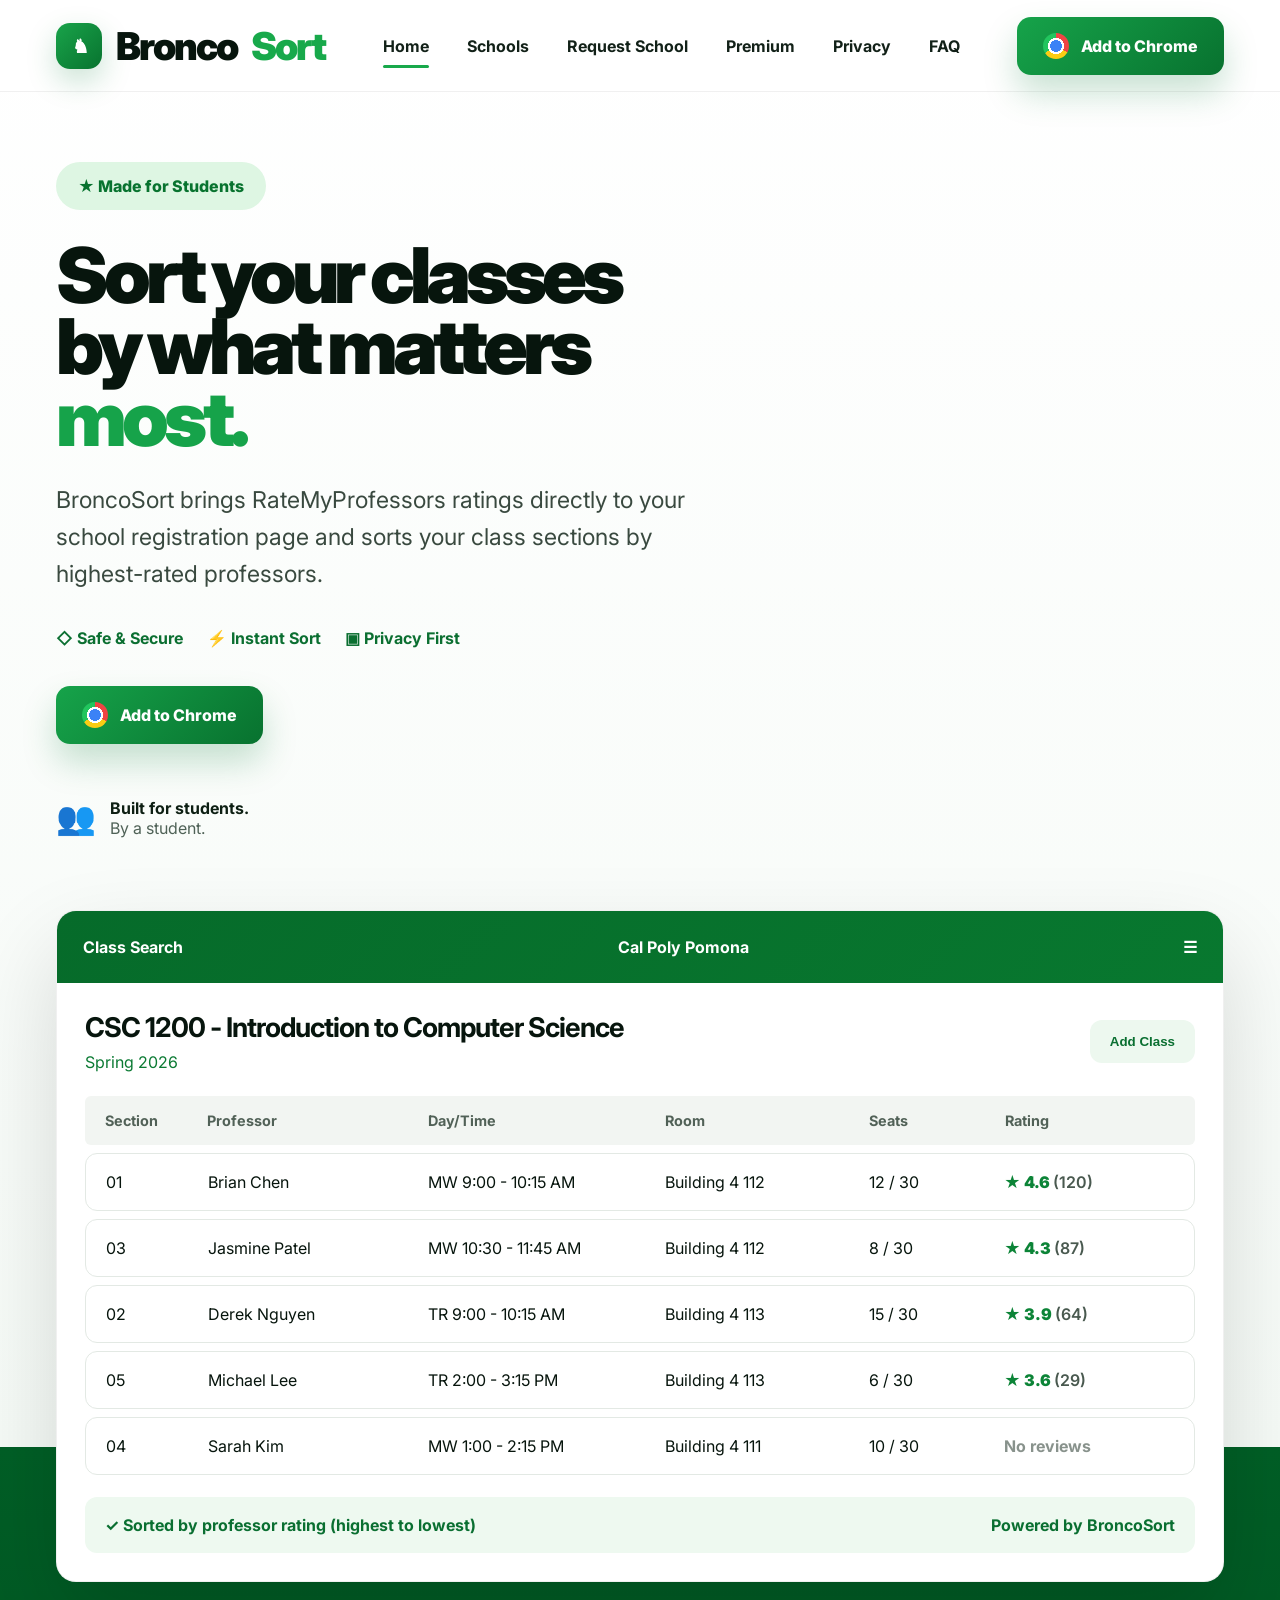
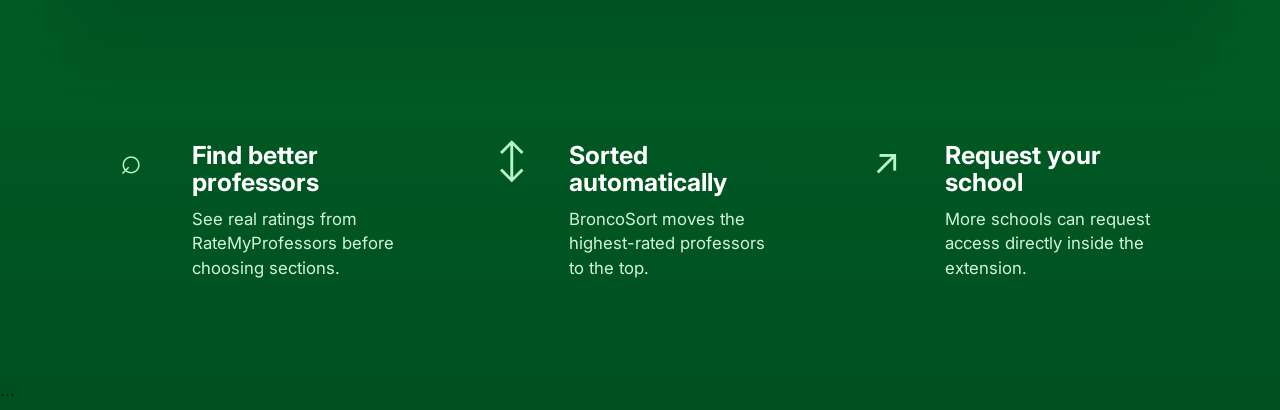
<file: index.html>
<!doctype html>
<html lang="en">
  <head>
    <meta charset="UTF-8" />
    <meta name="viewport" content="width=device-width, initial-scale=1.0" />
    <title>BroncoSort</title>

    <link rel="preconnect" href="https://fonts.googleapis.com" />
    <link rel="preconnect" href="https://fonts.gstatic.com" crossorigin />
    <link rel="icon" type="image/png" href="./assets/images/favicon.png" />
    <link
      href="https://fonts.googleapis.com/css2?family=Inter:wght@400;500;600;700;800;900&display=swap"
      rel="stylesheet"
    />

    <style>
      :root {
        --green: #0a7a35;
        --green2: #18a94b;
        --bg: #f7faf7;
        --text: #07150d;
        --muted: #5a695f;
      }

      * {
        margin: 0;
        padding: 0;
        box-sizing: border-box;
      }

      body {
        font-family: "Inter", sans-serif;
        background:
          radial-gradient(
            circle at 75% 35%,
            rgba(22, 163, 74, 0.14),
            transparent 0 24%
          ),
          linear-gradient(
            to bottom,
            #ffffff 0%,
            #f5faf6 72%,
            #005f26 72%,
            #00501f 100%
          );
        color: var(--text);
        overflow-x: hidden;
      }

      .nav {
        height: 92px;
        display: flex;
        align-items: center;
        justify-content: space-between;
        padding: 0 56px;
        border-bottom: 1px solid rgba(0, 0, 0, 0.06);
        background: rgba(255, 255, 255, 0.85);
        backdrop-filter: blur(12px);
      }

      .logo {
        display: flex;
        align-items: center;
        gap: 14px;
        font-size: 2.4rem;
        font-weight: 900;
        letter-spacing: -2px;
      }

      .logo span {
        color: var(--green2);
      }

      .logo-icon {
        width: 46px;
        height: 46px;
        border-radius: 14px;
        background: linear-gradient(135deg, #19a34a, #08732f);
        display: flex;
        align-items: center;
        justify-content: center;
        color: white;
        font-size: 1.2rem;
        box-shadow: 0 12px 30px rgba(11, 122, 53, 0.22);
      }

      .links {
        display: flex;
        gap: 38px;
      }

      .links a {
        text-decoration: none;
        color: #122118;
        font-weight: 700;
        position: relative;
      }

      .links a:first-child::after {
        content: "";
        position: absolute;
        left: 0;
        right: 0;
        bottom: -12px;
        height: 3px;
        border-radius: 999px;
        background: var(--green2);
      }

      .chrome-btn {
        text-decoration: none;
        color: white;
        background: linear-gradient(135deg, #16a34a, #08722f);
        padding: 16px 26px;
        border-radius: 14px;
        font-weight: 800;
        box-shadow: 0 18px 34px rgba(10, 122, 53, 0.22);
        display: flex;
        align-items: center;
        gap: 12px;
      }

      .chrome-circle {
        width: 26px;
        height: 26px;
        border-radius: 50%;
        background:
          radial-gradient(
            circle at center,
            #3b82f6 0 31%,
            white 32% 44%,
            transparent 45%
          ),
          conic-gradient(#ef4444 0 33%, #facc15 33% 66%, #22c55e 66% 100%);
      }

      .hero {
        display: grid;
        grid-template-columns: 0.95fr 1.05fr;
        gap: 72px;
        padding: 70px 56px;
        align-items: center;
        max-width: 1800px;
        margin: auto;
      }

      .badge {
        display: inline-flex;
        align-items: center;
        gap: 10px;
        background: #def6e3;
        color: #08732f;
        padding: 14px 22px;
        border-radius: 999px;
        font-weight: 800;
      }

      h1 {
        margin-top: 30px;
        font-size: 6rem;
        line-height: 0.93;
        letter-spacing: -5px;
        font-weight: 900;
      }

      h1 span {
        color: #16a34a;
      }

      .desc {
        margin-top: 28px;
        color: #39493f;
        font-size: 1.45rem;
        line-height: 1.6;
        max-width: 640px;
      }

      .info-row {
        display: flex;
        flex-wrap: wrap;
        gap: 24px;
        margin-top: 34px;
        color: #0b6f31;
        font-weight: 700;
      }

      .cta-row {
        display: flex;
        align-items: center;
        gap: 30px;
        margin-top: 38px;
      }

      .free {
        color: #0b6f31;
        font-weight: 700;
        position: relative;
      }

      .free::after {
        content: "";
      }

      .student {
        margin-top: 54px;
        display: flex;
        align-items: center;
        gap: 14px;
        color: #0d1f13;
      }

      .student strong {
        display: block;
      }

      .student span {
        color: #4f6257;
      }

      .student-icon {
        font-size: 2rem;
        color: #11923d;
      }

      .mock {
        background: white;
        border-radius: 20px;
        overflow: hidden;
        border: 1px solid rgba(0, 0, 0, 0.06);
        box-shadow: 0 40px 90px rgba(0, 0, 0, 0.14);
      }

      .mock-top {
        background: linear-gradient(135deg, #066b2a, #08782f);
        height: 72px;
        display: flex;
        align-items: center;
        justify-content: space-between;
        padding: 0 26px;
        color: white;
        font-weight: 700;
      }

      .mock-content {
        padding: 28px;
      }

      .course-head {
        display: flex;
        justify-content: space-between;
        align-items: center;
        margin-bottom: 24px;
      }

      .course-head h2 {
        font-size: 1.7rem;
        letter-spacing: -1px;
      }

      .course-head p {
        margin-top: 8px;
        color: #0b7a33;
      }

      .course-head button {
        border: none;
        background: #edf8ef;
        color: #0a6f31;
        padding: 14px 20px;
        border-radius: 12px;
        font-weight: 800;
      }

      .table {
        display: flex;
        flex-direction: column;
        gap: 8px;
      }

      .thead,
      .row {
        display: grid;
        grid-template-columns: 0.6fr 1.3fr 1.4fr 1.2fr 0.8fr 1fr;
        align-items: center;
      }

      .thead {
        background: #f2f5f2;
        color: #516157;
        font-size: 0.9rem;
        font-weight: 700;
        padding: 16px 20px;
        border-radius: 6px;
      }

      .row {
        border: 1px solid #e3e9e4;
        border-radius: 12px;
        padding: 18px 20px;
        background: white;
      }

      .rating {
        color: #0c8437;
        font-weight: 900;
      }

      .rating em {
        color: #49594f;
        font-style: normal;
        font-weight: 600;
      }

      .muted {
        color: #88928c;
        font-weight: 700;
      }

      .sorted {
        margin-top: 22px;
        background: #eef9f0;
        color: #0a6f31;
        border-radius: 12px;
        padding: 18px 20px;
        display: flex;
        align-items: center;
        gap: 12px;
        font-weight: 700;
      }

      .sorted strong {
        margin-left: auto;
      }

      .bottom {
        display: grid;
        grid-template-columns: repeat(3, 1fr);
        gap: 80px;
        padding: 46px 56px 54px;
        color: white;
        max-width: 1800px;
        margin: auto;
      }

      .bottom div {
        display: grid;
        grid-template-columns: 60px 1fr;
        column-gap: 18px;
      }

      .bottom-icon {
        font-size: 2rem;
        color: #b8f5c7;
      }

      .bottom h3 {
        font-size: 1.35rem;
        margin-bottom: 10px;
      }

      .bottom p {
        color: #d1f5d9;
        line-height: 1.5;
      }

      @media (max-width: 1300px) {
        .hero {
          grid-template-columns: 1fr;
        }

        h1 {
          font-size: 4.8rem;
        }

        .bottom {
          grid-template-columns: 1fr;
          gap: 40px;
        }
      }

      @media (max-width: 760px) {
        .nav {
          padding: 0 22px;
        }

        .links {
          display: none;
        }

        .hero {
          padding: 38px 22px;
        }

        h1 {
          font-size: 3.7rem;
        }

        .desc {
          font-size: 1.1rem;
        }

        .cta-row {
          flex-direction: column;
          align-items: flex-start;
        }

        .mock {
          overflow: auto;
        }

        .mock-content {
          min-width: 760px;
        }

        .bottom {
          padding: 38px 22px 46px;
        }
      }
      .bottom {
        display: grid;
        grid-template-columns: repeat(3, minmax(0, 1fr));
        gap: 90px;
        padding: 90px 120px 110px;
        color: white;
        max-width: 1800px;
        margin: auto;
      }

      .bottom > div {
        display: grid;
        grid-template-columns: 48px 1fr;
        gap: 24px;
        align-items: start;
      }

      .bottom > div > div:last-child {
        display: block;
      }

      .bottom-icon {
        font-size: 2.3rem;
        color: #b8f5c7;
        line-height: 1;
      }

      .bottom h3 {
        font-size: 1.55rem;
        line-height: 1.12;
        margin-bottom: 10px;
        max-width: 190px;
      }

      .bottom p {
        color: #d1f5d9;
        font-size: 1.05rem;
        line-height: 1.45;
        max-width: 360px;
      }

      @media (max-width: 1100px) {
        .nav {
          padding: 0 22px;
        }

        .logo {
          font-size: 1.8rem;
          letter-spacing: -1px;
          flex-shrink: 0;
        }

        .logo-icon {
          width: 40px;
          height: 40px;
        }

        .links {
          display: none;
        }

        .nav > .chrome-btn {
          display: none;
        }
      }
    </style>
  </head>

  <body>
    <header class="nav">
      <div class="logo">
        <div class="logo-icon">♞</div>
        Bronco<span>Sort</span>
      </div>

      <div class="links">
        <a href="index.html">Home</a>
        <a href="schools.html">Schools</a>
        <a href="request-school.html">Request School</a>
        <a class="active" href="premium.html">Premium</a>
        <a href="privacy.html">Privacy</a>
        <a href="faq.html">FAQ</a>
      </div>

      <a
        class="chrome-btn"
        href="https://chromewebstore.google.com/detail/broncosort/iimoegnkdjicpamkelchhfcibglblmnh?authuser=0&hl=en"
        target="_blank"
      >
        <div class="chrome-circle"></div>
        Add to Chrome
      </a>
    </header>

    <main class="hero">
      <section>
        <div class="badge">★ Made for Students</div>

        <h1>
          Sort your classes<br />
          by what matters<br />
          <span>most.</span>
        </h1>

        <p class="desc">
          BroncoSort brings RateMyProfessors ratings directly to your school
          registration page and sorts your class sections by highest-rated
          professors.
        </p>

        <div class="info-row">
          <span>◇ Safe & Secure</span>
          <span>⚡ Instant Sort</span>
          <span>▣ Privacy First</span>
        </div>

        <div class="cta-row">
          <a
            class="chrome-btn"
            href="https://chromewebstore.google.com/detail/broncosort/iimoegnkdjicpamkelchhfcibglblmnh?authuser=0&hl=en"
            target="_blank"
          >
            <div class="chrome-circle"></div>
            Add to Chrome
          </a>
        </div>

        <div class="student">
          <div class="student-icon">👥</div>

          <div>
            <strong>Built for students.</strong>
            <span>By a student.</span>
          </div>
        </div>
      </section>

      <section class="mock">
        <div class="mock-top">
          <span>Class Search</span>
          <span>Cal Poly Pomona</span>
          <span>☰</span>
        </div>

        <div class="mock-content">
          <div class="course-head">
            <div>
              <h2>CSC 1200 - Introduction to Computer Science</h2>
              <p>Spring 2026</p>
            </div>

            <button>Add Class</button>
          </div>

          <div class="table">
            <div class="thead">
              <span>Section</span>
              <span>Professor</span>
              <span>Day/Time</span>
              <span>Room</span>
              <span>Seats</span>
              <span>Rating</span>
            </div>

            <div class="row">
              <span>01</span>
              <span>Brian Chen</span>
              <span>MW 9:00 - 10:15 AM</span>
              <span>Building 4 112</span>
              <span>12 / 30</span>
              <span class="rating">★ 4.6 <em>(120)</em></span>
            </div>

            <div class="row">
              <span>03</span>
              <span>Jasmine Patel</span>
              <span>MW 10:30 - 11:45 AM</span>
              <span>Building 4 112</span>
              <span>8 / 30</span>
              <span class="rating">★ 4.3 <em>(87)</em></span>
            </div>

            <div class="row">
              <span>02</span>
              <span>Derek Nguyen</span>
              <span>TR 9:00 - 10:15 AM</span>
              <span>Building 4 113</span>
              <span>15 / 30</span>
              <span class="rating">★ 3.9 <em>(64)</em></span>
            </div>

            <div class="row">
              <span>05</span>
              <span>Michael Lee</span>
              <span>TR 2:00 - 3:15 PM</span>
              <span>Building 4 113</span>
              <span>6 / 30</span>
              <span class="rating">★ 3.6 <em>(29)</em></span>
            </div>

            <div class="row">
              <span>04</span>
              <span>Sarah Kim</span>
              <span>MW 1:00 - 2:15 PM</span>
              <span>Building 4 111</span>
              <span>10 / 30</span>
              <span class="muted">No reviews</span>
            </div>
          </div>

          <div class="sorted">
            ✓ Sorted by professor rating (highest to lowest)
            <strong>Powered by BroncoSort</strong>
          </div>
        </div>
      </section>
    </main>

    <section class="bottom">
      <div>
        <div class="bottom-icon">⌕</div>

        <div>
          <h3>Find better professors</h3>
          <p>
            See real ratings from RateMyProfessors before choosing sections.
          </p>
        </div>
      </div>

      <div>
        <div class="bottom-icon">↕</div>

        <div>
          <h3>Sorted automatically</h3>
          <p>BroncoSort moves the highest-rated professors to the top.</p>
        </div>
      </div>

      <div>
        <div class="bottom-icon">↗</div>

        <div>
          <h3>Request your school</h3>
          <p>More schools can request access directly inside the extension.</p>
        </div>
      </div>
    </section>
  </body>
</html>
```
</file>
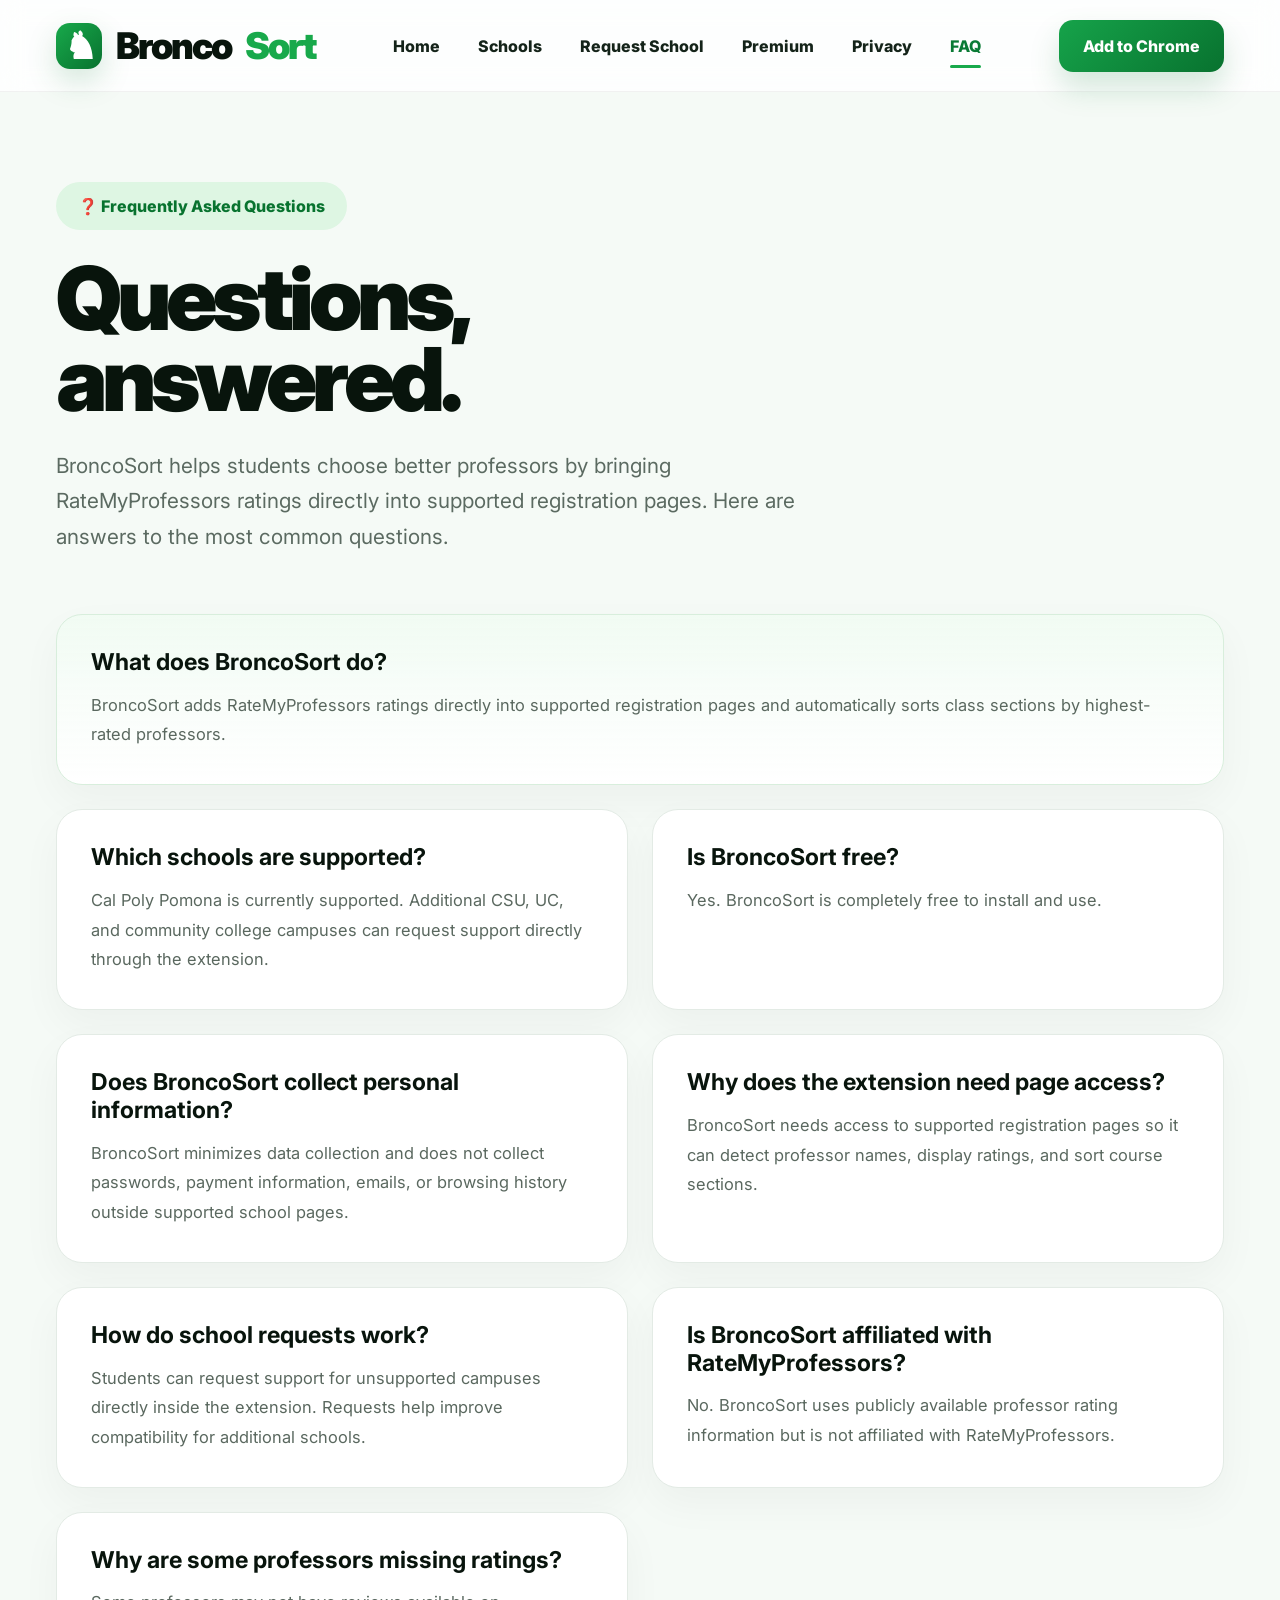
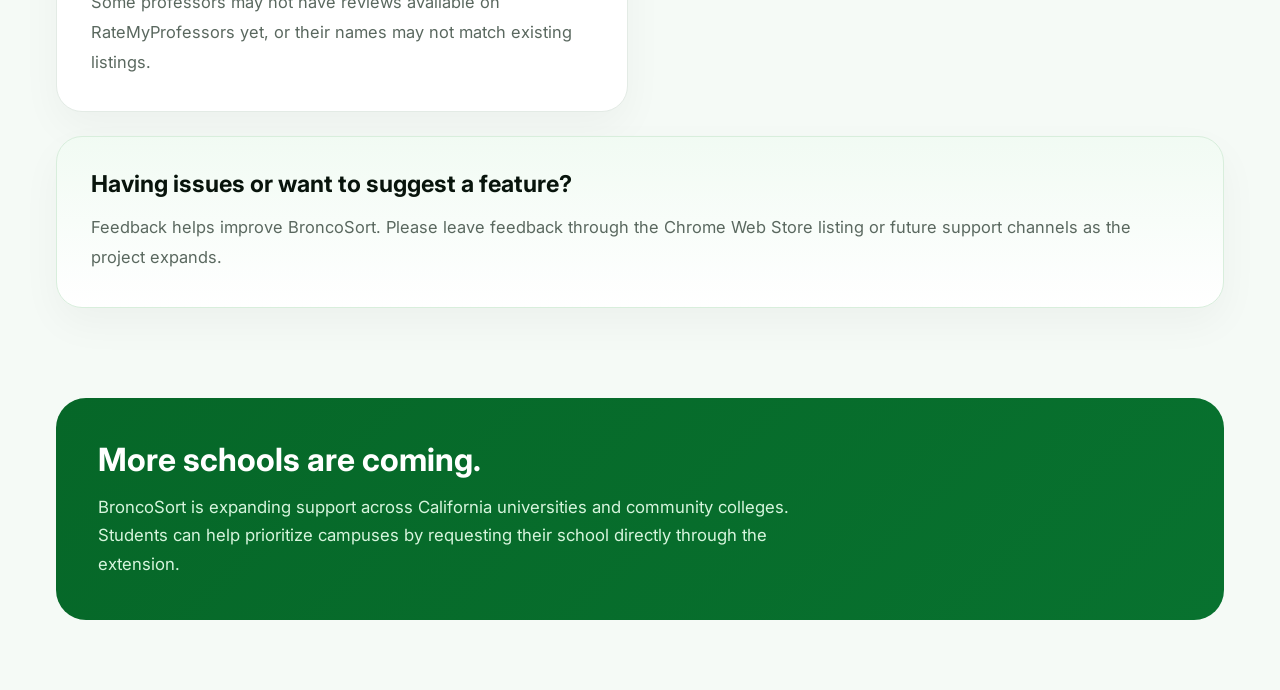
<file: faq.html>
<!doctype html>
<html lang="en">
  <head>
    <meta charset="UTF-8" />
    <meta name="viewport" content="width=device-width, initial-scale=1.0" />
    <title>FAQ | BroncoSort</title>

    <link rel="preconnect" href="https://fonts.googleapis.com" />
    <link rel="preconnect" href="https://fonts.gstatic.com" crossorigin />
    <link rel="icon" type="image/png" href="./assets/images/favicon.png" />
    <link
      href="https://fonts.googleapis.com/css2?family=Inter:wght@400;500;600;700;800;900&display=swap"
      rel="stylesheet"
    />

    <style>
      * {
        margin: 0;
        padding: 0;
        box-sizing: border-box;
      }

      :root {
        --green: #0a7a35;
        --green2: #18a94b;
        --text: #08140c;
        --muted: #5b6a61;
        --bg: #f5faf6;
      }

      body {
        font-family: "Inter", sans-serif;
        color: var(--text);
        background:
          radial-gradient(
            circle at top right,
            rgba(22, 163, 74, 0.12),
            transparent 0 30%
          ),
          var(--bg);
      }

      .nav {
        height: 92px;
        padding: 0 56px;
        display: flex;
        align-items: center;
        justify-content: space-between;
        background: rgba(255, 255, 255, 0.82);
        backdrop-filter: blur(12px);
        border-bottom: 1px solid rgba(0, 0, 0, 0.05);
        position: sticky;
        top: 0;
        z-index: 100;
      }

      .logo {
        display: flex;
        align-items: center;
        gap: 14px;
        text-decoration: none;
        color: var(--text);
        font-size: 2.3rem;
        font-weight: 900;
        letter-spacing: -2px;
      }

      .logo span {
        color: var(--green2);
      }

      .logo-icon {
        width: 46px;
        height: 46px;
        border-radius: 14px;
        display: flex;
        align-items: center;
        justify-content: center;
        background: linear-gradient(135deg, #18a94b, #08722f);
        color: white;
        box-shadow: 0 12px 30px rgba(10, 122, 53, 0.18);
      }

      .links {
        display: flex;
        gap: 38px;
      }

      .links a {
        text-decoration: none;
        color: #142319;
        font-weight: 800;
        position: relative;
      }

      .links .active {
        color: var(--green);
      }

      .links .active::after {
        content: "";
        position: absolute;
        left: 0;
        right: 0;
        bottom: -12px;
        height: 3px;
        border-radius: 999px;
        background: var(--green2);
      }

      .chrome-btn {
        text-decoration: none;
        color: white;
        background: linear-gradient(135deg, #16a34a, #08722f);
        padding: 16px 24px;
        border-radius: 14px;
        font-weight: 800;
        box-shadow: 0 16px 30px rgba(10, 122, 53, 0.18);
      }

      .hero {
        max-width: 1350px;
        margin: auto;
        padding: 90px 56px 40px;
      }

      .badge {
        display: inline-flex;
        align-items: center;
        gap: 10px;
        padding: 14px 22px;
        border-radius: 999px;
        background: #def6e3;
        color: #08732f;
        font-weight: 800;
      }

      h1 {
        margin-top: 28px;
        font-size: 5.5rem;
        line-height: 0.92;
        letter-spacing: -5px;
        font-weight: 900;
      }

      .hero p {
        margin-top: 28px;
        color: var(--muted);
        font-size: 1.3rem;
        line-height: 1.7;
        max-width: 760px;
      }

      .faq-grid {
        max-width: 1350px;
        margin: auto;
        padding: 20px 56px 90px;
        display: grid;
        grid-template-columns: repeat(2, 1fr);
        gap: 24px;
      }

      .faq-card {
        background: white;
        border: 1px solid #e3ebe5;
        border-radius: 26px;
        padding: 34px;
        box-shadow: 0 16px 40px rgba(0, 0, 0, 0.04);
      }

      .faq-card h2 {
        font-size: 1.45rem;
        margin-bottom: 14px;
        line-height: 1.2;
      }

      .faq-card p {
        color: #5a685f;
        line-height: 1.8;
        font-size: 1.03rem;
      }

      .wide {
        grid-column: span 2;
        background: linear-gradient(180deg, rgba(241, 251, 243, 0.92), white);
        border-color: #d8eedc;
      }

      .footer {
        max-width: 1350px;
        margin: 0 auto 70px;
        padding: 0 56px;
      }

      .footer-box {
        background: linear-gradient(135deg, #066728, #08722f);
        border-radius: 30px;
        padding: 42px;
        color: white;
      }

      .footer-box h2 {
        font-size: 2rem;
        margin-bottom: 14px;
      }

      .footer-box p {
        color: #d7f5dd;
        line-height: 1.7;
        max-width: 720px;
        font-size: 1.05rem;
      }

      @media (max-width: 1100px) {
        .nav {
          padding: 0 22px;
        }

        .links,
        .nav > .chrome-btn {
          display: none;
        }

        .logo {
          font-size: 1.8rem;
          letter-spacing: -1px;
        }

        .logo-icon {
          width: 40px;
          height: 40px;
        }

        .hero {
          padding: 50px 22px 20px;
        }

        .faq-grid {
          padding: 20px 22px 50px;
          grid-template-columns: 1fr;
        }

        .wide {
          grid-column: span 1;
        }

        .footer {
          padding: 0 22px;
        }

        h1 {
          font-size: 4rem;
          letter-spacing: -3px;
        }
      }

      @media (max-width: 700px) {
        h1 {
          font-size: 3.2rem;
        }

        .hero p {
          font-size: 1.08rem;
        }

        .faq-card {
          padding: 26px;
        }

        .footer-box {
          padding: 30px;
        }
      }
    </style>
  </head>

  <body>
    <header class="nav">
      <a class="logo" href="index.html">
        <div class="logo-icon">♞</div>
        Bronco<span>Sort</span>
      </a>

      <div class="links">
        <a href="index.html">Home</a>
        <a href="schools.html">Schools</a>
        <a href="request-school.html">Request School</a>
        <a href="premium.html">Premium</a>
        <a href="privacy.html">Privacy</a>
        <a class="active" href="faq.html">FAQ</a>
      </div>

      <a
        class="chrome-btn"
        href="https://chromewebstore.google.com/detail/broncosort/iimoegnkdjicpamkelchhfcibglblmnh?authuser=0&hl=en"
        target="_blank"
      >
        Add to Chrome
      </a>
    </header>

    <section class="hero">
      <div class="badge">❓ Frequently Asked Questions</div>

      <h1>
        Questions,<br />
        answered.
      </h1>

      <p>
        BroncoSort helps students choose better professors by bringing
        RateMyProfessors ratings directly into supported registration pages.
        Here are answers to the most common questions.
      </p>
    </section>

    <section class="faq-grid">
      <div class="faq-card wide">
        <h2>What does BroncoSort do?</h2>

        <p>
          BroncoSort adds RateMyProfessors ratings directly into supported
          registration pages and automatically sorts class sections by
          highest-rated professors.
        </p>
      </div>

      <div class="faq-card">
        <h2>Which schools are supported?</h2>

        <p>
          Cal Poly Pomona is currently supported. Additional CSU, UC, and
          community college campuses can request support directly through the
          extension.
        </p>
      </div>

      <div class="faq-card">
        <h2>Is BroncoSort free?</h2>

        <p>Yes. BroncoSort is completely free to install and use.</p>
      </div>

      <div class="faq-card">
        <h2>Does BroncoSort collect personal information?</h2>

        <p>
          BroncoSort minimizes data collection and does not collect passwords,
          payment information, emails, or browsing history outside supported
          school pages.
        </p>
      </div>

      <div class="faq-card">
        <h2>Why does the extension need page access?</h2>

        <p>
          BroncoSort needs access to supported registration pages so it can
          detect professor names, display ratings, and sort course sections.
        </p>
      </div>

      <div class="faq-card">
        <h2>How do school requests work?</h2>

        <p>
          Students can request support for unsupported campuses directly inside
          the extension. Requests help improve compatibility for additional
          schools.
        </p>
      </div>

      <div class="faq-card">
        <h2>Is BroncoSort affiliated with RateMyProfessors?</h2>

        <p>
          No. BroncoSort uses publicly available professor rating information
          but is not affiliated with RateMyProfessors.
        </p>
      </div>

      <div class="faq-card">
        <h2>Why are some professors missing ratings?</h2>

        <p>
          Some professors may not have reviews available on RateMyProfessors
          yet, or their names may not match existing listings.
        </p>
      </div>

      <div class="faq-card wide">
        <h2>Having issues or want to suggest a feature?</h2>

        <p>
          Feedback helps improve BroncoSort. Please leave feedback through the
          Chrome Web Store listing or future support channels as the project
          expands.
        </p>
      </div>
    </section>

    <section class="footer">
      <div class="footer-box">
        <h2>More schools are coming.</h2>

        <p>
          BroncoSort is expanding support across California universities and
          community colleges. Students can help prioritize campuses by
          requesting their school directly through the extension.
        </p>
      </div>
    </section>
  </body>
</html>
</file>
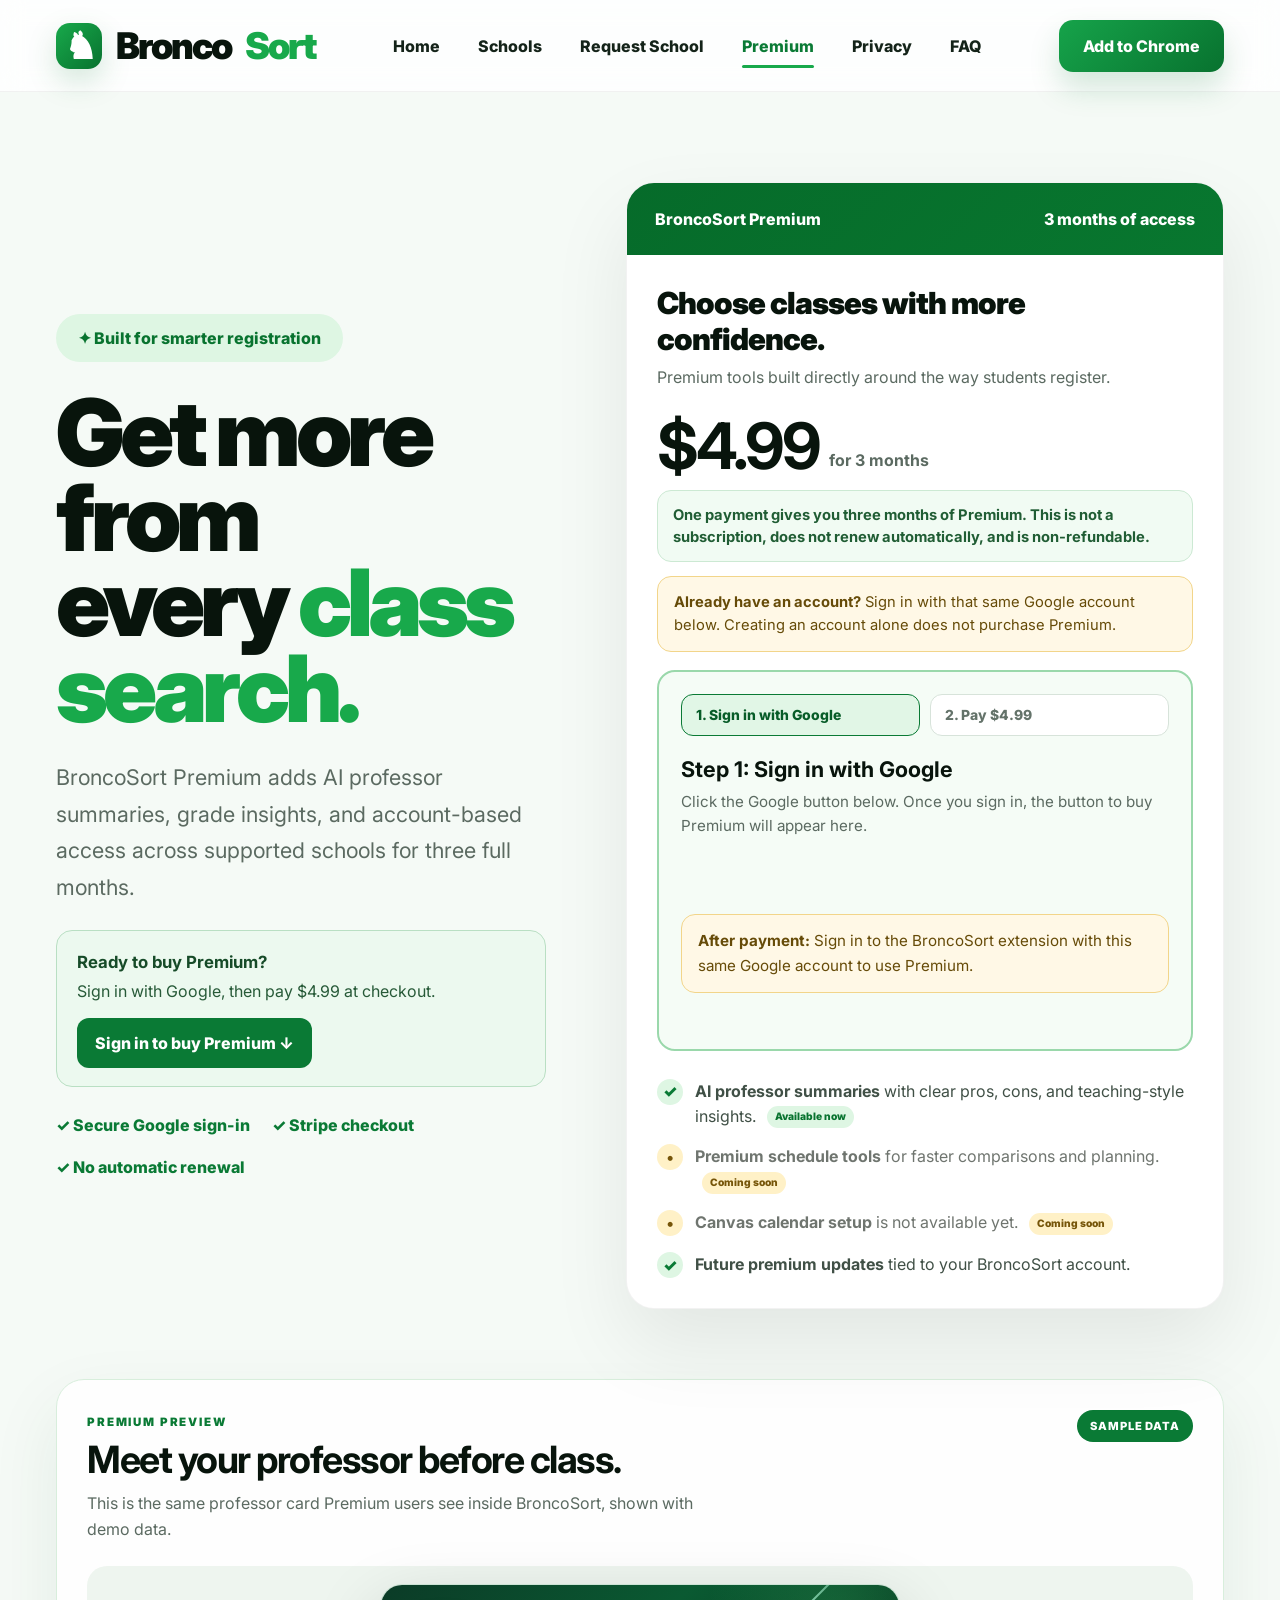
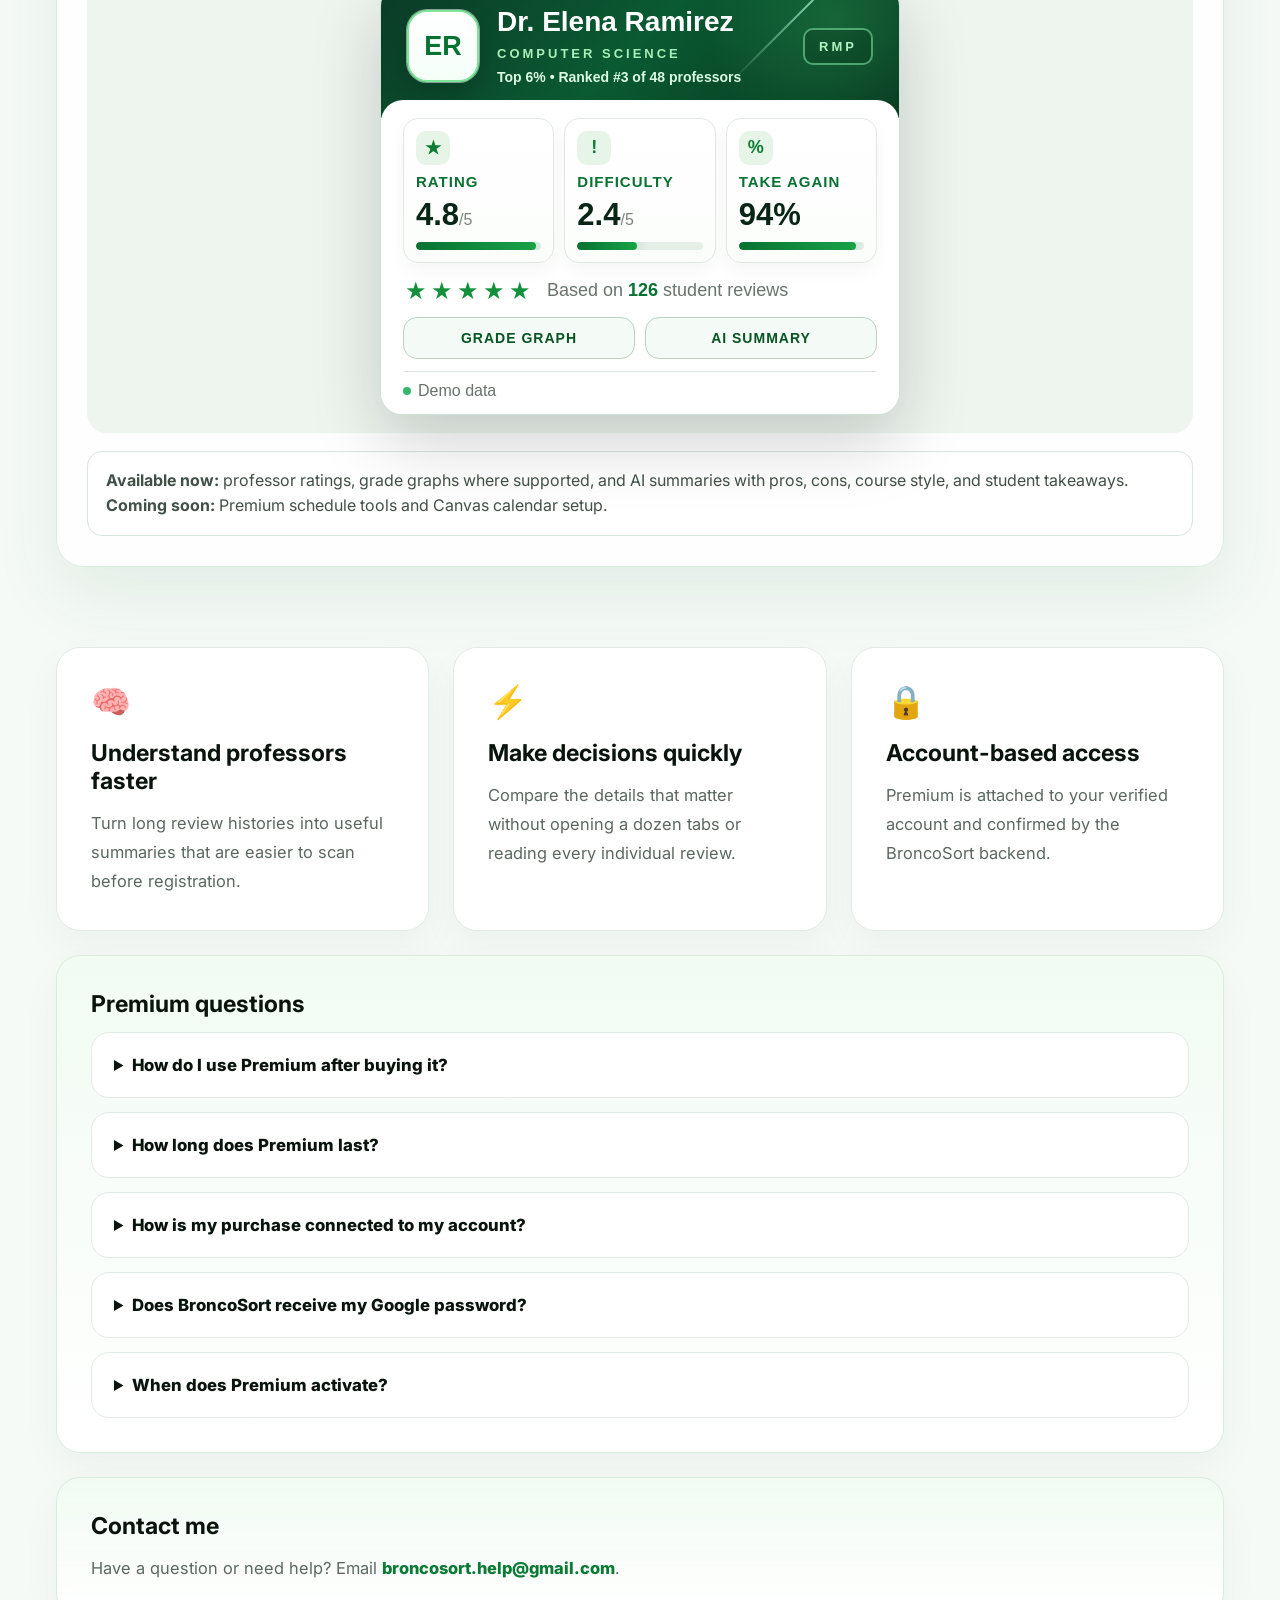
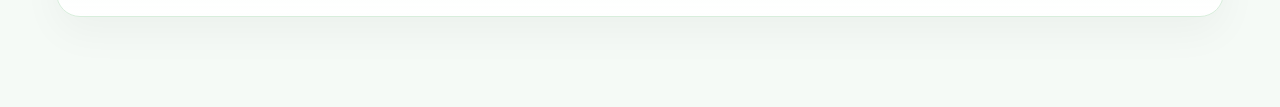
<file: premium.html>
<!doctype html>
<html lang="en">
  <head>
    <meta charset="UTF-8" />
    <meta name="viewport" content="width=device-width, initial-scale=1.0" />
    <title>Premium | BroncoSort</title>
    <meta
      name="description"
      content="Get three months of BroncoSort Premium for a one-time $4.99 payment. No subscription or automatic renewal."
    />

    <link rel="preconnect" href="https://fonts.googleapis.com" />
    <link rel="preconnect" href="https://fonts.gstatic.com" crossorigin />
    <link
      href="https://fonts.googleapis.com/css2?family=Inter:wght@400;500;600;700;800;900&display=swap"
      rel="stylesheet"
    />
    <link rel="icon" type="image/png" href="./assets/images/favicon.png" />
    <script src="https://accounts.google.com/gsi/client" async defer></script>
    <script src="runtime-config.js"></script>

    <style>
      * {
        margin: 0;
        padding: 0;
        box-sizing: border-box;
      }

      :root {
        --green: #0a7a35;
        --green2: #18a94b;
        --text: #08140c;
        --muted: #5b6a61;
        --bg: #f5faf6;
      }

      body {
        font-family: "Inter", sans-serif;
        color: var(--text);
        background:
          radial-gradient(
            circle at top right,
            rgba(22, 163, 74, 0.12),
            transparent 0 32%
          ),
          var(--bg);
      }

      .nav {
        height: 92px;
        padding: 0 56px;
        display: flex;
        align-items: center;
        justify-content: space-between;
        background: rgba(255, 255, 255, 0.82);
        backdrop-filter: blur(12px);
        border-bottom: 1px solid rgba(0, 0, 0, 0.05);
        position: sticky;
        top: 0;
        z-index: 100;
      }

      .logo {
        display: flex;
        align-items: center;
        gap: 14px;
        text-decoration: none;
        color: var(--text);
        font-size: 2.3rem;
        font-weight: 900;
        letter-spacing: -2px;
      }

      .logo span {
        color: var(--green2);
      }

      .logo-icon {
        width: 46px;
        height: 46px;
        border-radius: 14px;
        display: flex;
        align-items: center;
        justify-content: center;
        background: linear-gradient(135deg, #18a94b, #08722f);
        color: white;
        box-shadow: 0 12px 30px rgba(10, 122, 53, 0.18);
      }

      .links {
        display: flex;
        gap: 38px;
      }

      .links a {
        text-decoration: none;
        color: #142319;
        font-weight: 800;
        position: relative;
      }

      .links .active {
        color: var(--green);
      }

      .links .active::after {
        content: "";
        position: absolute;
        left: 0;
        right: 0;
        bottom: -12px;
        height: 3px;
        border-radius: 999px;
        background: var(--green2);
      }

      .chrome-btn {
        text-decoration: none;
        color: white;
        background: linear-gradient(135deg, #16a34a, #08722f);
        padding: 16px 24px;
        border-radius: 14px;
        font-weight: 800;
        box-shadow: 0 16px 30px rgba(10, 122, 53, 0.18);
      }

      .hero {
        max-width: 1500px;
        margin: auto;
        padding: 90px 56px 70px;
        display: grid;
        grid-template-columns: 0.9fr 1.1fr;
        gap: 80px;
        align-items: center;
      }

      .badge {
        display: inline-flex;
        align-items: center;
        gap: 10px;
        padding: 14px 22px;
        border-radius: 999px;
        background: #def6e3;
        color: #08732f;
        font-weight: 800;
      }

      h1 {
        margin-top: 28px;
        font-size: 5.8rem;
        line-height: 0.92;
        letter-spacing: -5px;
        font-weight: 900;
      }

      h1 span {
        color: var(--green2);
      }

      .hero-copy {
        margin-top: 28px;
        color: var(--muted);
        font-size: 1.35rem;
        line-height: 1.7;
        max-width: 650px;
      }

      .trust-row {
        margin-top: 28px;
        display: flex;
        flex-wrap: wrap;
        gap: 22px;
        color: var(--green);
        font-weight: 800;
      }

      .pricing-card {
        position: relative;
        background: white;
        border-radius: 28px;
        border: 1px solid rgba(0, 0, 0, 0.05);
        overflow: hidden;
        box-shadow: 0 35px 80px rgba(0, 0, 0, 0.08);
      }

      .pricing-top {
        height: 72px;
        background: linear-gradient(135deg, #066b2a, #08772f);
        display: flex;
        align-items: center;
        justify-content: space-between;
        padding: 0 28px;
        color: white;
        font-weight: 800;
      }

      .pricing-content {
        padding: 30px;
      }

      .plan-name {
        font-size: 1.9rem;
        font-weight: 900;
        letter-spacing: -1px;
      }

      .plan-subtitle {
        margin-top: 8px;
        color: var(--muted);
        line-height: 1.55;
      }

      .price {
        margin-top: 24px;
        display: flex;
        align-items: flex-end;
        gap: 10px;
      }

      .price strong {
        font-size: 4rem;
        line-height: 1;
        letter-spacing: -3px;
      }

      .price span {
        color: var(--muted);
        font-weight: 700;
        padding-bottom: 8px;
      }

      .purchase-summary {
        margin-top: 12px;
        padding: 13px 15px;
        border: 1px solid #cce9d3;
        border-radius: 14px;
        background: #f1fbf3;
        color: #205d34;
        font-size: 0.92rem;
        font-weight: 700;
        line-height: 1.5;
      }

      .purchase-instructions {
        margin-top: 24px;
        padding: 18px 20px;
        border: 1px solid #b9dfc3;
        border-radius: 16px;
        background: #ecf9ef;
        color: #164b28;
        line-height: 1.55;
      }

      .purchase-instructions strong {
        display: block;
        margin-bottom: 4px;
        font-size: 1.05rem;
      }

      .purchase-instructions p {
        color: #275a38;
      }

      .purchase-link {
        display: inline-block;
        margin-top: 14px;
        padding: 13px 18px;
        border-radius: 12px;
        background: var(--green);
        color: white;
        font-weight: 800;
        text-decoration: none;
      }

      .purchase-link:hover,
      .purchase-link:focus-visible {
        background: #066b2a;
      }

      .extension-step {
        margin-top: 14px;
        padding: 14px 16px;
        border-radius: 14px;
        background: #fff8e6;
        border: 1px solid #f2d58a;
        color: #664b08;
        font-size: 0.92rem;
        line-height: 1.55;
      }

      .features {
        list-style: none;
        display: grid;
        gap: 16px;
        margin-top: 28px;
      }

      .features li {
        display: flex;
        gap: 12px;
        color: #405046;
        line-height: 1.55;
      }

      .check {
        width: 26px;
        height: 26px;
        flex: 0 0 26px;
        border-radius: 50%;
        display: grid;
        place-items: center;
        background: #def6e3;
        color: var(--green);
        font-weight: 900;
      }

      .auth-box {
        margin-top: 18px;
        padding: 22px;
        border: 2px solid #9ad8ab;
        border-radius: 18px;
        background: #f5fcf6;
        scroll-margin-top: 110px;
      }

      .auth-box h2 {
        font-size: 1.35rem;
        margin-bottom: 8px;
      }

      .auth-box p {
        color: var(--muted);
        line-height: 1.6;
        font-size: 0.95rem;
      }

      .auth-box .extension-step {
        color: #664b08;
      }

      .purchase-steps {
        display: grid;
        grid-template-columns: 1fr 1fr;
        gap: 10px;
        margin-bottom: 20px;
        list-style: none;
      }

      .purchase-steps li {
        padding: 12px 14px;
        border: 1px solid #d7e3da;
        border-radius: 12px;
        background: white;
        color: #64736a;
        font-size: 0.87rem;
        font-weight: 800;
      }

      .purchase-steps li.current {
        border-color: #0a7a35;
        background: #e1f6e6;
        color: #075c28;
      }

      .purchase-steps li.complete {
        border-color: #b9dfc3;
        color: #08732f;
      }

      #googleButton {
        margin-top: 18px;
        min-height: 44px;
      }

      .account-card {
        display: none;
        margin-top: 18px;
        padding: 14px;
        align-items: center;
        gap: 12px;
        border-radius: 16px;
        border: 1px solid #d6eedc;
        background: #f1fbf3;
      }

      .account-card.visible {
        display: flex;
      }

      .account-card img {
        width: 44px;
        height: 44px;
        border-radius: 50%;
        object-fit: cover;
      }

      .account-text {
        min-width: 0;
        flex: 1;
        display: flex;
        flex-direction: column;
      }

      .account-text strong,
      .account-text span {
        overflow: hidden;
        white-space: nowrap;
        text-overflow: ellipsis;
      }

      .account-text span {
        color: var(--muted);
        font-size: 0.86rem;
      }

      .account-text .premium-expiration {
        margin-top: 3px;
        color: var(--green);
        font-weight: 700;
      }

      .buy-btn,
      .signout-btn {
        width: 100%;
        border: 0;
        cursor: pointer;
        font-family: inherit;
        font-weight: 800;
        border-radius: 14px;
      }

      .buy-btn {
        margin-top: 16px;
        padding: 17px 22px;
        color: white;
        background: linear-gradient(135deg, #16a34a, #08722f);
        box-shadow: 0 16px 30px rgba(10, 122, 53, 0.18);
      }

      .buy-btn:disabled {
        cursor: not-allowed;
        opacity: 0.6;
      }

      .signout-btn {
        margin-top: 10px;
        padding: 13px 18px;
        color: #304438;
        background: #eef5ef;
      }

      .status {
        min-height: 22px;
        margin-top: 12px;
        color: var(--muted);
        font-size: 0.9rem;
        line-height: 1.5;
      }

      .status.error {
        color: #b42318;
      }

      .content {
        max-width: 1500px;
        margin: auto;
        padding: 10px 56px 90px;
      }

      .premium-preview { max-width: 1388px; margin: 0 auto 70px; padding: 0 56px; }
      .preview-shell { padding: 30px; border: 1px solid #d8eedc; border-radius: 28px; background: rgba(255,255,255,.9); box-shadow: 0 28px 70px rgba(8,76,33,.08); }
      .preview-heading { display: flex; align-items: flex-start; justify-content: space-between; gap: 24px; margin-bottom: 24px; }
      .preview-kicker { color: var(--green); font-size: .72rem; font-weight: 900; letter-spacing: .16em; text-transform: uppercase; }
      .preview-heading h2 { margin-top: 7px; font-size: clamp(1.7rem,3vw,2.35rem); letter-spacing: -1.5px; }
      .preview-heading p { max-width: 650px; margin-top: 9px; color: var(--muted); line-height: 1.6; }
      .preview-label, .feature-status { display: inline-flex; align-items: center; border-radius: 999px; font-weight: 850; white-space: nowrap; }
      .preview-label { padding: 9px 13px; color: white; background: var(--green); font-size: .7rem; letter-spacing: .08em; text-transform: uppercase; }
      .preview-grid { display: grid; grid-template-columns: minmax(0,.86fr) minmax(420px,1.14fr); gap: 22px; align-items: stretch; }
      .course-preview, .insights-preview { overflow: hidden; border: 1px solid #dbe5dd; border-radius: 20px; background: white; }
      .course-bar, .insights-header { padding: 16px 20px; display: flex; align-items: center; justify-content: space-between; gap: 16px; color: white; background: linear-gradient(135deg,#0b3b27,#08602e); font-size: .78rem; font-weight: 800; }
      .course-bar span:last-child { color: #a7efb7; }
      .course-body { padding: 24px; }
      .course-code { color: var(--green); font-size: .76rem; font-weight: 900; letter-spacing: .08em; }
      .course-body h3 { margin-top: 6px; font-size: 1.15rem; }
      .course-meta { margin-top: 8px; color: #718078; font-size: .82rem; }
      .instructor-label { margin-top: 28px; color: #728078; font-size: .68rem; font-weight: 900; letter-spacing: .12em; text-transform: uppercase; }
      .professor-row { margin-top: 9px; padding: 15px; display: flex; align-items: center; gap: 13px; border: 1px solid #cfe2d3; border-radius: 15px; background: #f7fcf8; }
      .professor-avatar { width: 48px; height: 48px; flex: 0 0 48px; display: grid; place-items: center; border-radius: 13px; background: linear-gradient(135deg,#0b6030,#118a42); color: white; font-weight: 900; }
      .professor-name { min-width: 0; flex: 1; }
      .professor-name strong, .professor-name small { display: block; }
      .professor-name small { margin-top: 4px; color: #718078; }
      .professor-score { color: var(--green); font-weight: 900; }
      .available-note { margin-top: 18px; padding: 14px; border-radius: 14px; background: #edf9f0; color: #205d34; font-size: .84rem; line-height: 1.55; }
      .insights-header strong { font-size: 1.05rem; }
      .insights-body { padding: 22px; }
      .stat-grid { display: grid; grid-template-columns: repeat(3,1fr); gap: 10px; }
      .stat { padding: 13px; border: 1px solid #dfe8e2; border-radius: 13px; background: #fbfdfb; }
      .stat span, .stat small { display: block; color: #718078; font-size: .68rem; }
      .stat strong { display: block; margin: 5px 0 2px; color: var(--green); font-size: 1.35rem; }
      .ai-summary { margin-top: 14px; padding: 17px; border: 1px solid #cde4d2; border-radius: 15px; background: #f4fbf6; }
      .ai-summary strong { color: #164523; }
      .ai-summary p { margin-top: 8px; color: #536159; font-size: .86rem; line-height: 1.6; }
      .grade-title { margin: 17px 0 10px; font-size: .88rem; font-weight: 850; }
      .grade-row { display: grid; grid-template-columns: 28px 1fr 38px; align-items: center; gap: 9px; margin-top: 8px; color: #68736c; font-size: .72rem; }
      .grade-track { height: 9px; overflow: hidden; border-radius: 999px; background: #e6eee8; }
      .grade-track i { display: block; height: 100%; border-radius: inherit; background: linear-gradient(90deg,#087232,#18a247); }
      .feature-status { margin-left: 7px; padding: 3px 8px; vertical-align: middle; font-size: .64rem; }
      .feature-status.available { color: #08732f; background: #def6e3; }
      .feature-status.soon { color: #765509; background: #fff1c7; }
      .features li.coming-soon { color: #6f756f; }
      .features li.coming-soon .check { color: #765509; background: #fff1c7; }

      /* This is the same professor card presented inside the extension. */
      .real-popup-wrap { display: grid; place-items: center; min-width: 0; padding: 18px; border-radius: 20px; background: #eef5ef; }
      .real-popup-wrap .bs-prof-popup, .real-popup-wrap .bs-prof-popup * { box-sizing: border-box; font-family: Arial, sans-serif; }
      .real-popup-wrap .bs-prof-popup { width: min(520px,100%); overflow: hidden; color: #082516; background: #fff; border: 1px solid rgba(21,128,61,.22); border-radius: 22px; box-shadow: 0 26px 70px rgba(0,0,0,.18); }
      .real-popup-wrap .bs-prof-popup.bs-prof-popup--expanded { width: 350px; max-width: 100%; height: 580px; border: 0; border-radius: 16px; }
      .bs-premium-view-frame { display: block; width: 350px; height: 580px; border: 0; }
      .bs-popup-header { position: relative; display: flex; align-items: center; gap: 18px; padding: 22px 26px 32px; overflow: hidden; color: #fff; background: radial-gradient(circle at 88% 28%,rgba(80,220,120,.2),transparent 28%),linear-gradient(135deg,#0b3b27 0%,#0a5a32 48%,#06361f 100%); }
      .bs-popup-header::after { content: ""; position: absolute; width: 220px; height: 2px; right: -20px; top: 18px; background: linear-gradient(90deg,transparent,rgba(167,243,208,.9),transparent); transform: rotate(-45deg); opacity: .8; }
      .bs-popup-avatar { position: relative; z-index: 1; display: flex; align-items: center; justify-content: center; width: 72px; height: 72px; min-width: 72px; color: #087232; background: linear-gradient(180deg,#fff,#f5fff8); border: 2px solid #7ee69b; border-radius: 20px; box-shadow: 0 0 0 1px rgba(255,255,255,.5),0 14px 28px rgba(0,0,0,.18); font-size: 27px; font-weight: 900; }
      .bs-popup-person { position: relative; z-index: 1; min-width: 0; flex: 1; }
      .bs-popup-name { color: #fff; font-size: 28px; font-weight: 900; line-height: 1.05; }
      .bs-popup-department { margin-top: 9px; overflow: hidden; color: #a7efb7; font-size: 13px; font-weight: 900; letter-spacing: 3px; text-overflow: ellipsis; text-transform: uppercase; white-space: nowrap; }
      .bs-popup-rank-line { margin-top: 7px; color: #d9fbe2; font-size: 14px; font-weight: 600; line-height: 1.3; }
      .bs-rmp-label { position: relative; z-index: 1; padding: 9px 14px; color: #b2f2c0; background: rgba(5,46,22,.25); border: 2px solid rgba(134,239,172,.55); border-radius: 10px; font-size: 13px; font-weight: 900; letter-spacing: 3px; }
      .bs-popup-body { position: relative; z-index: 2; margin-top: -18px; padding: 18px 22px 14px; background: #fff; border-radius: 22px 22px 0 0; }
      .bs-popup-stats { display: grid; grid-template-columns: repeat(3,minmax(0,1fr)); gap: 10px; margin-bottom: 12px; }
      .bs-popup-stat { min-width: 0; min-height: 126px; padding: 12px; background: linear-gradient(180deg,#fff,#fbfdfb); border: 1px solid #dfe8e2; border-radius: 15px; box-shadow: 0 8px 18px rgba(15,23,42,.04); }
      .bs-stat-icon { display: flex; align-items: center; justify-content: center; width: 34px; height: 34px; margin-bottom: 8px; color: #0b7c32; background: #e7f5e9; border-radius: 10px; font-size: 18px; font-weight: 900; }
      .bs-popup-stat-label { margin-bottom: 9px; color: #087232; font-size: 15px; font-weight: 900; letter-spacing: 1px; text-transform: uppercase; }
      .bs-popup-stat-value { color: #082516; font-size: 31px; font-weight: 900; line-height: 1; }
      .bs-popup-stat-value span { color: #7c847f; font-size: 16px; font-weight: 500; }
      .bs-bar { width: 100%; height: 8px; margin-top: 12px; overflow: hidden; background: #e6eee8; border-radius: 999px; }
      .bs-bar div { height: 100%; background: linear-gradient(90deg,#087232,#18a247); border-radius: 999px; box-shadow: 0 0 14px rgba(24,162,71,.45); }
      .bs-popup-reviews { display: flex; align-items: center; gap: 12px; padding: 2px 2px 12px; color: #68736c; font-size: 18px; }
      .bs-popup-reviews strong { color: #087232; }
      .bs-popup-stars { color: #14903d; font-size: 24px; letter-spacing: 4px; white-space: nowrap; }
      .bs-empty-star { color: #d4ddd7; }
      .bs-popup-premium-actions { display: grid; grid-template-columns: repeat(2,minmax(0,1fr)); gap: 10px; margin-bottom: 12px; }
      .bs-popup-secondary-button { min-width: 0; padding: 12px; color: #075522; background: #f4faf6; border: 1px solid #b8d4bf; border-radius: 14px; font-size: 14px; font-weight: 900; letter-spacing: 1px; text-transform: uppercase; }
      .bs-popup-footer { display: flex; align-items: center; gap: 7px; margin-top: 10px; padding-top: 10px; color: #68736c; border-top: 1px solid #e2e8e4; font-size: 16px; }
      .bs-live-dot { display: inline-block; width: 8px; height: 8px; background: #35b66b; border-radius: 50%; }
      .preview-availability { margin-top: 18px; padding: 16px 18px; color: #405046; background: #fff; border: 1px solid #d8e5dc; border-radius: 15px; line-height: 1.6; }
      .bs-popup-secondary-button { cursor: pointer; transition: background .15s ease, transform .15s ease; }
      .bs-popup-secondary-button:hover { background: #eaf7ee; transform: translateY(-1px); }
      .bs-popup-secondary-button:focus-visible, .demo-back:focus-visible { outline: 3px solid rgba(45,172,98,.32); outline-offset: 2px; }
      .demo-view { min-height: 484px; background: #f6faf7; }
      .demo-view-nav { height: 50px; padding: 8px 12px; display: grid; grid-template-columns: 1fr auto 1fr; align-items: center; color: #064e2b; background: #fff; border-bottom: 1px solid #d8e5dc; font-family: Arial,sans-serif; }
      .demo-view-nav strong { font-size: 15px; text-align: center; }
      .demo-back { width: fit-content; padding: 7px 9px; color: #086238; background: transparent; border: 0; border-radius: 8px; cursor: pointer; font-weight: 700; }
      .demo-premium-badge { justify-self: end; padding: 5px 7px; color: #08783f; border: 1px solid #67bd87; border-radius: 6px; font-size: 10.5px; font-weight: 800; }
      .demo-prof-header { padding: 13px 15px; display: grid; grid-template-columns: 46px 1fr; align-items: center; gap: 10px; color: #fff; background: linear-gradient(135deg,#0b3b27,#08602e); }
      .demo-prof-header .bs-popup-avatar { width: 46px; height: 46px; min-width: 46px; border-radius: 12px; font-size: 18px; }
      .demo-prof-header strong, .demo-prof-header span { display: block; }
      .demo-prof-header strong { font-size: 22px; }
      .demo-prof-header span { margin-top: 3px; color: #b9efc5; font-size: 11px; }
      .demo-view-content { max-height: 430px; padding: 12px; overflow-y: auto; }
      .demo-section { margin-bottom: 12px; padding: 14px; background: #fff; border: 1px solid #d8e5dc; border-radius: 12px; box-shadow: 0 2px 9px rgba(16,38,26,.05); }
      .demo-section h3 { margin: 0 0 10px; color: #10261a; font-size: 14px; }
      .demo-gpa-grid { display: grid; grid-template-columns: repeat(3,1fr); gap: 8px; text-align: center; }
      .demo-gpa-grid span, .demo-gpa-grid strong { display: block; }
      .demo-gpa-grid span { color: #59685f; font-size: 10px; }
      .demo-gpa-grid strong { margin-top: 5px; color: #08783f; font-size: 20px; }
      .demo-grade-row { display: grid; grid-template-columns: 24px 1fr 38px; align-items: center; gap: 9px; margin-top: 9px; color: #59685f; font-size: 12px; }
      .demo-grade-track { height: 10px; overflow: hidden; background: #e6eee8; border-radius: 999px; }
      .demo-grade-track i { display: block; height: 100%; background: linear-gradient(90deg,#087232,#18a247); border-radius: inherit; }
      .demo-summary-meta { display: flex; gap: 8px; margin-bottom: 10px; }
      .demo-summary-meta span { padding: 5px 8px; color: #08783f; background: #e9f7ee; border-radius: 999px; font-size: 10px; font-weight: 800; }
      .demo-overview { color: #536159; font-size: 13px; line-height: 1.6; }
      .demo-verdicts, .demo-pros-cons { display: grid; grid-template-columns: 1fr 1fr; gap: 10px; }
      .demo-verdicts div { padding: 11px; background: #fff; border: 1px solid #d8e5dc; border-radius: 10px; }
      .demo-verdicts span, .demo-verdicts strong { display: block; }
      .demo-verdicts span { color: #59685f; font-size: 10px; text-transform: uppercase; }
      .demo-verdicts strong { margin-top: 5px; color: #10261a; font-size: 12px; }
      .demo-pros-cons ul, .demo-takeaways { margin: 7px 0 0; padding-left: 18px; color: #536159; font-size: 12px; line-height: 1.55; }
      .demo-data-footer { padding: 9px 12px; color: #59685f; background: #fff; border-top: 1px solid #d8e5dc; font-size: 10.5px; }

      .grid {
        display: grid;
        grid-template-columns: repeat(3, 1fr);
        gap: 24px;
      }

      .card {
        background: white;
        border: 1px solid #e3ebe5;
        border-radius: 24px;
        padding: 34px;
        box-shadow: 0 16px 40px rgba(0, 0, 0, 0.04);
      }

      .card h2 {
        font-size: 1.45rem;
        margin-bottom: 14px;
      }

      .card p {
        color: #5a685f;
        line-height: 1.75;
        font-size: 1.03rem;
      }

      .contact-link {
        color: var(--green);
        font-weight: 800;
        text-decoration: none;
      }

      .contact-link:hover {
        text-decoration: underline;
      }

      .card-icon {
        font-size: 2rem;
        margin-bottom: 18px;
      }

      .wide {
        grid-column: span 3;
        background: linear-gradient(180deg, rgba(241, 251, 243, 0.92), white);
        border-color: #d8eedc;
      }

      .faq-list {
        display: grid;
        gap: 14px;
      }

      details {
        background: white;
        border: 1px solid #e3ebe5;
        border-radius: 18px;
        padding: 0 22px;
      }

      summary {
        cursor: pointer;
        padding: 22px 0;
        font-size: 1.05rem;
        font-weight: 800;
      }

      details p {
        padding: 0 0 22px;
        color: var(--muted);
        line-height: 1.7;
      }

      .hidden {
        display: none !important;
      }

      @media (max-width: 1150px) {
        .nav {
          padding: 0 22px;
        }

        .links,
        .nav > .chrome-btn {
          display: none;
        }

        .logo {
          font-size: 1.8rem;
          letter-spacing: -1px;
        }

        .logo-icon {
          width: 40px;
          height: 40px;
        }

        .hero {
          grid-template-columns: 1fr;
          gap: 40px;
          padding: 50px 22px 40px;
        }

        h1 {
          font-size: 4rem;
          letter-spacing: -3px;
        }

        .content {
          padding: 20px 22px 50px;
        }

        .premium-preview { padding: 0 22px; margin-bottom: 50px; }
        .preview-grid { grid-template-columns: 1fr; }

        .grid {
          grid-template-columns: 1fr;
        }

        .wide {
          grid-column: span 1;
        }
      }

      @media (max-width: 700px) {
        h1 {
          font-size: 3.2rem;
        }

        .hero-copy {
          font-size: 1.08rem;
        }

        .pricing-content {
          padding: 24px;
        }

        .purchase-steps {
          grid-template-columns: 1fr;
        }

        .card {
          padding: 26px;
        }

        .price strong {
          font-size: 3.3rem;
        }

        .preview-shell { padding: 20px; }
        .preview-heading { flex-direction: column; }
        .preview-grid { display: block; }
        .insights-preview { margin-top: 16px; }
        .stat-grid { grid-template-columns: 1fr; }
        .professor-score { display: none; }
        .real-popup-wrap { padding: 8px; }
        .bs-popup-header { padding: 18px 16px 29px; gap: 11px; }
        .bs-popup-avatar { width: 54px; height: 54px; min-width: 54px; font-size: 20px; }
        .bs-popup-name { font-size: 21px; }
        .bs-rmp-label { padding: 7px; letter-spacing: 1px; }
        .bs-popup-body { padding: 16px 12px 12px; }
        .bs-popup-stats { gap: 6px; }
        .bs-popup-stat { min-height: 112px; padding: 8px; }
        .bs-popup-stat-label { font-size: 11px; letter-spacing: 0; }
        .bs-popup-stat-value { font-size: 24px; }
        .bs-popup-reviews { align-items: flex-start; flex-direction: column; font-size: 14px; }
        .demo-pros-cons, .demo-verdicts { grid-template-columns: 1fr; }
      }
    </style>
  </head>

  <body>
    <header class="nav">
      <a class="logo" href="index.html">
        <div class="logo-icon">♞</div>
        Bronco<span>Sort</span>
      </a>

      <div class="links">
        <a href="index.html">Home</a>
        <a href="schools.html">Schools</a>
        <a href="request-school.html">Request School</a>
        <a class="active" href="premium.html">Premium</a>
        <a href="privacy.html">Privacy</a>
        <a href="faq.html">FAQ</a>
      </div>

      <a
        class="chrome-btn"
        href="https://chromewebstore.google.com/detail/broncosort/iimoegnkdjicpamkelchhfcibglblmnh?authuser=0&hl=en"
        target="_blank"
        rel="noopener noreferrer"
      >
        Add to Chrome
      </a>
    </header>

    <section class="hero">
      <div>
        <div class="badge">✦ Built for smarter registration</div>

        <h1>
          Get more from<br />
          every <span>class search.</span>
        </h1>

        <p class="hero-copy">
          BroncoSort Premium adds AI professor summaries, grade insights, and
          account-based access across supported schools for three full months.
        </p>

        <div class="purchase-instructions">
          <strong>Ready to buy Premium?</strong>
          <p id="purchaseIntro">Sign in with Google, then pay $4.99 at checkout.</p>
          <a id="purchaseLink" class="purchase-link" href="#purchase">Sign in to buy Premium ↓</a>
        </div>

        <div class="trust-row">
          <span>✓ Secure Google sign-in</span>
          <span>✓ Stripe checkout</span>
          <span>✓ No automatic renewal</span>
        </div>
      </div>

      <article class="pricing-card">
        <div class="pricing-top">
          <span>BroncoSort Premium</span>
          <span>3 months of access</span>
        </div>

        <div class="pricing-content">
          <div class="plan-name">Choose classes with more confidence.</div>

          <p class="plan-subtitle">
            Premium tools built directly around the way students register.
          </p>

          <div class="price">
            <strong>$4.99</strong>
            <span>for 3 months</span>
          </div>

          <p class="purchase-summary">
            One payment gives you three months of Premium. This is not a
            subscription, does not renew automatically, and is non-refundable.
          </p>

          <div class="extension-step">
            <strong>Already have an account?</strong> Sign in with that same
            Google account below. Creating an account alone does not purchase
            Premium.
          </div>

          <div id="purchase" class="auth-box">
            <ol class="purchase-steps" aria-label="Steps to buy Premium">
              <li id="signInStep" class="current" aria-current="step">1. Sign in with Google</li>
              <li id="paymentStep">2. Pay $4.99</li>
            </ol>
            <h2 id="purchaseStepTitle">Step 1: Sign in with Google</h2>
            <p id="purchaseStepDescription">
              Click the Google button below. Once you sign in, the button to
              buy Premium will appear here.
            </p>

            <div id="signedInUser" class="account-card">
              <img id="userPicture" alt="" />
              <div class="account-text">
                <strong id="userName"></strong>
                <span id="userEmail"></span>
                <span
                  id="premiumExpiration"
                  class="premium-expiration hidden"
                ></span>
              </div>
            </div>

            <div id="googleButton"></div>

            <button id="checkoutButton" class="buy-btn hidden" type="button">
              Get 3 months of Premium — $4.99
            </button>

            <p class="extension-step">
              <strong>After payment:</strong> Sign in to the BroncoSort extension
              with this same Google account to use Premium.
            </p>

            <button id="signOutButton" class="signout-btn hidden" type="button">
              Use a different Google account
            </button>

            <p id="statusMessage" class="status" aria-live="polite"></p>
          </div>

          <ul class="features">
            <li>
              <span class="check">✓</span>
              <span
                ><strong>AI professor summaries</strong> with clear pros, cons,
                and teaching-style insights.
                <span class="feature-status available">Available now</span></span
              >
            </li>
            <li class="coming-soon">
              <span class="check">&bull;</span>
              <span
                ><strong>Premium schedule tools</strong> for faster comparisons
                and planning.
                <span class="feature-status soon">Coming soon</span></span
              >
            </li>
            <li class="coming-soon">
              <span class="check">&bull;</span>
              <span
                ><strong>Canvas calendar setup</strong> is not available yet.
                <span class="feature-status soon">Coming soon</span></span
              >
            </li>
            <li>
              <span class="check">✓</span>
              <span
                ><strong>Future premium updates</strong> tied to your BroncoSort
                account.</span
              >
            </li>
          </ul>
        </div>
      </article>
    </section>

    <section class="premium-preview" aria-labelledby="premium-preview-title">
      <div class="preview-shell">
        <div class="preview-heading">
          <div>
            <span class="preview-kicker">Premium preview</span>
            <h2 id="premium-preview-title">Meet your professor before class.</h2>
            <p>This is the same professor card Premium users see inside BroncoSort, shown with demo data.</p>
          </div>
          <span class="preview-label">Sample data</span>
        </div>

        <div class="real-popup-wrap">
          <article class="bs-prof-popup" aria-label="BroncoSort Premium professor card demo">
            <div class="bs-popup-header">
              <div class="bs-popup-avatar">ER</div>
              <div class="bs-popup-person">
                <div class="bs-popup-name">Dr. Elena Ramirez</div>
                <div class="bs-popup-department">Computer Science</div>
                <div class="bs-popup-rank-line">Top 6% &bull; Ranked #3 of 48 professors</div>
              </div>
              <div class="bs-rmp-label">RMP</div>
            </div>
            <div class="bs-popup-body">
              <div class="bs-popup-stats">
                <div class="bs-popup-stat">
                  <div class="bs-stat-icon">&#9733;</div>
                  <div class="bs-popup-stat-label">Rating</div>
                  <div class="bs-popup-stat-value">4.8<span>/5</span></div>
                  <div class="bs-bar"><div style="width:96%"></div></div>
                </div>
                <div class="bs-popup-stat">
                  <div class="bs-stat-icon">!</div>
                  <div class="bs-popup-stat-label">Difficulty</div>
                  <div class="bs-popup-stat-value">2.4<span>/5</span></div>
                  <div class="bs-bar"><div style="width:48%"></div></div>
                </div>
                <div class="bs-popup-stat">
                  <div class="bs-stat-icon">%</div>
                  <div class="bs-popup-stat-label">Take Again</div>
                  <div class="bs-popup-stat-value">94%</div>
                  <div class="bs-bar"><div style="width:94%"></div></div>
                </div>
              </div>
              <div class="bs-popup-reviews">
                <div class="bs-popup-stars">&#9733;&#9733;&#9733;&#9733;&#9733;</div>
                <div>Based on <strong>126</strong> student reviews</div>
              </div>
              <div class="bs-popup-premium-actions">
                <button class="bs-popup-secondary-button" type="button" data-demo-view="grades">Grade Graph</button>
                <button class="bs-popup-secondary-button" type="button" data-demo-view="ai">AI Summary</button>
              </div>
              <div class="bs-popup-footer"><span class="bs-live-dot"></span> Demo data</div>
            </div>
          </article>
        </div>
        <p class="preview-availability"><strong>Available now:</strong> professor ratings, grade graphs where supported, and AI summaries with pros, cons, course style, and student takeaways. <strong>Coming soon:</strong> Premium schedule tools and Canvas calendar setup.</p>
      </div>
    </section>

    <main class="content">
      <section class="grid">
        <div class="card">
          <div class="card-icon">🧠</div>
          <h2>Understand professors faster</h2>
          <p>
            Turn long review histories into useful summaries that are easier to
            scan before registration.
          </p>
        </div>

        <div class="card">
          <div class="card-icon">⚡</div>
          <h2>Make decisions quickly</h2>
          <p>
            Compare the details that matter without opening a dozen tabs or
            reading every individual review.
          </p>
        </div>

        <div class="card">
          <div class="card-icon">🔒</div>
          <h2>Account-based access</h2>
          <p>
            Premium is attached to your verified account and confirmed by the
            BroncoSort backend.
          </p>
        </div>

        <div class="card wide">
          <h2>Premium questions</h2>

          <div class="faq-list">
            <details>
              <summary>How do I use Premium after buying it?</summary>
              <p>
                Sign in on this website to make the purchase. Then open the
                BroncoSort extension from your Chrome toolbar and sign in there
                with the same Google account. Premium is connected through that
                account, so both sign-ins are required.
              </p>
            </details>

            <details>
              <summary>How long does Premium last?</summary>
              <p>
                Each $4.99 purchase provides three months of Premium access,
                beginning when Stripe confirms your payment. It is a one-time
                purchase and will not renew automatically.
              </p>
            </details>

            <details>
              <summary>How is my purchase connected to my account?</summary>
              <p>
                You sign in with Google, BroncoSort verifies the signed ID token
                on the backend, and Stripe Checkout is created for that verified
                account.
              </p>
            </details>

            <details>
              <summary>Does BroncoSort receive my Google password?</summary>
              <p>
                No. Google handles the sign-in. BroncoSort only receives a
                signed identity token that the backend verifies.
              </p>
            </details>

            <details>
              <summary>When does Premium activate?</summary>
              <p>
                Premium activates only after Stripe confirms payment through the
                signed webhook. The checkout success page does not grant access
                by itself.
              </p>
            </details>
          </div>
        </div>

        <div class="card wide">
          <h2>Contact me</h2>
          <p>
            Have a question or need help? Email
            <a class="contact-link" href="mailto:broncosort.help@gmail.com"
              >broncosort.help@gmail.com</a
            >.
          </p>
        </div>
      </section>
    </main>

    <script>
      const CONFIG = {
        GOOGLE_WEB_CLIENT_ID:
          "499074389596-v40u6b39i7kskbrt08q0gtk413f160b9.apps.googleusercontent.com",
        API_BASE_URL: globalThis.BroncoSortConfig.apiBaseUrl,
      };

      let broncoSortToken = null;

      const googleButton = document.getElementById("googleButton");
      const checkoutButton = document.getElementById("checkoutButton");
      const signOutButton = document.getElementById("signOutButton");
      const signInStep = document.getElementById("signInStep");
      const paymentStep = document.getElementById("paymentStep");
      const purchaseIntro = document.getElementById("purchaseIntro");
      const purchaseLink = document.getElementById("purchaseLink");
      const purchaseStepTitle = document.getElementById("purchaseStepTitle");
      const purchaseStepDescription = document.getElementById("purchaseStepDescription");
      const statusMessage = document.getElementById("statusMessage");
      const signedInUser = document.getElementById("signedInUser");
      const userPicture = document.getElementById("userPicture");
      const userName = document.getElementById("userName");
      const userEmail = document.getElementById("userEmail");
      const premiumExpiration = document.getElementById("premiumExpiration");

      function setStatus(message, isError = false) {
        statusMessage.textContent = message;
        statusMessage.classList.toggle("error", isError);
      }

      function formatPremiumExpiration(value) {
        const date = new Date(value);

        if (!value || Number.isNaN(date.getTime())) {
          return "";
        }

        return new Intl.DateTimeFormat("en-US", {
          month: "long",
          day: "numeric",
          year: "numeric",
        }).format(date);
      }

      function showSignedIn(user) {
        purchaseIntro.textContent = user.isPremium
          ? "Premium is active on your account. Use the same Google account in the extension."
          : "You're signed in. Complete your $4.99 purchase below.";
        purchaseLink.textContent = user.isPremium
          ? "View your Premium account ↓"
          : "Continue to purchase ↓";
        signInStep.classList.remove("current");
        signInStep.classList.add("complete");
        signInStep.removeAttribute("aria-current");
        paymentStep.classList.toggle("current", !user.isPremium);
        paymentStep.classList.toggle("complete", Boolean(user.isPremium));
        if (user.isPremium) {
          paymentStep.removeAttribute("aria-current");
        } else {
          paymentStep.setAttribute("aria-current", "step");
        }
        purchaseStepTitle.textContent = user.isPremium
          ? "Your Premium is active"
          : "Step 2: Complete your purchase";
        purchaseStepDescription.textContent = user.isPremium
          ? "Premium is already linked to this Google account. Sign in to the BroncoSort extension with the same account to use it."
          : "You're signed in. Click the button below to pay $4.99 through Stripe Checkout. Your account is not Premium until payment is complete.";
        userName.textContent = user.name || "BroncoSort user";
        userEmail.textContent = user.email || "";

        const expirationDate = formatPremiumExpiration(user.premiumExpiresAt);

        if (user.isPremium && expirationDate) {
          premiumExpiration.textContent = `Premium active until ${expirationDate}`;
          premiumExpiration.classList.remove("hidden");
        } else {
          premiumExpiration.textContent = "";
          premiumExpiration.classList.add("hidden");
        }

        if (user.picture) {
          userPicture.src = user.picture;
          userPicture.alt = `${user.name || "User"} profile picture`;
          userPicture.classList.remove("hidden");
        } else {
          userPicture.classList.add("hidden");
        }

        signedInUser.classList.add("visible");
        googleButton.classList.add("hidden");
        checkoutButton.classList.remove("hidden");
        signOutButton.classList.remove("hidden");

        checkoutButton.textContent = user.isPremium
          ? "Premium already active"
          : "Get 3 months of Premium — $4.99";

        checkoutButton.disabled = Boolean(user.isPremium);
      }

      function showSignedOut() {
        broncoSortToken = null;
        sessionStorage.removeItem("broncosortToken");
        sessionStorage.removeItem("broncosortUser");

        purchaseIntro.textContent = "Sign in with Google, then pay $4.99 at checkout.";
        purchaseLink.textContent = "Sign in to buy Premium ↓";
        signInStep.classList.add("current");
        signInStep.classList.remove("complete");
        signInStep.setAttribute("aria-current", "step");
        paymentStep.classList.remove("current", "complete");
        paymentStep.removeAttribute("aria-current");
        purchaseStepTitle.textContent = "Step 1: Sign in with Google";
        purchaseStepDescription.textContent = "Click the Google button below. Once you sign in, the button to buy Premium will appear here.";

        signedInUser.classList.remove("visible");
        googleButton.classList.remove("hidden");
        checkoutButton.classList.add("hidden");
        signOutButton.classList.add("hidden");
      }

      async function fetchCurrentUser() {
        if (!broncoSortToken) {
          throw new Error("Sign in to check your account.");
        }

        const response = await fetch(`${CONFIG.API_BASE_URL}/api/users/me`, {
          headers: {
            Authorization: `Bearer ${broncoSortToken}`,
          },
        });

        let data;

        try {
          data = await response.json();
        } catch {
          throw new Error("The account service returned an invalid response.");
        }

        if (!response.ok) {
          if (response.status === 401) {
            showSignedOut();
          }

          throw new Error(data.error || "Unable to refresh your account.");
        }

        if (!data.user) {
          throw new Error("The account service did not return a user.");
        }

        sessionStorage.setItem("broncosortUser", JSON.stringify(data.user));
        showSignedIn(data.user);

        return data.user;
      }

      async function handleGoogleCredential(response) {
        try {
          setStatus("Verifying your Google account...");

          const authResponse = await fetch(
            `${CONFIG.API_BASE_URL}/api/auth/google`,
            {
              method: "POST",
              headers: {
                "Content-Type": "application/json",
              },
              body: JSON.stringify({
                credential: response.credential,
              }),
            },
          );

          const data = await authResponse.json();

          if (!authResponse.ok) {
            throw new Error(data.error || "Google sign-in failed.");
          }

          broncoSortToken = data.token;

          sessionStorage.setItem("broncosortToken", data.token);
          const currentUser = await fetchCurrentUser();

          setStatus(
            currentUser.isPremium
              ? "Premium is already active on this account."
              : "Account verified. Continue to Stripe for your one-time $4.99 purchase.",
          );
        } catch (error) {
          console.error("Authentication error:", error);
          setStatus(error.message || "Unable to sign in.", true);
        }
      }

      async function startCheckout() {
        if (!broncoSortToken) {
          setStatus("Sign in before starting checkout.", true);
          return;
        }

        try {
          checkoutButton.disabled = true;
          checkoutButton.textContent = "Opening secure checkout...";
          setStatus("Creating your Stripe Checkout session...");

          const response = await fetch(
            `${CONFIG.API_BASE_URL}/api/checkout/create-checkout-session`,
            {
              method: "POST",
              headers: {
                "Content-Type": "application/json",
                Authorization: `Bearer ${broncoSortToken}`,
              },
            },
          );

          const data = await response.json();

          if (!response.ok) {
            throw new Error(data.error || "Unable to create checkout session.");
          }

          if (!data.url) {
            throw new Error("The backend did not return a checkout URL.");
          }

          window.location.assign(data.url);
        } catch (error) {
          console.error("Checkout error:", error);
          checkoutButton.disabled = false;
          checkoutButton.textContent = "Get 3 months of Premium — $4.99";
          setStatus(error.message || "Unable to start checkout.", true);
        }
      }

      function initializeGoogleSignIn() {
        if (
          !CONFIG.GOOGLE_WEB_CLIENT_ID ||
          CONFIG.GOOGLE_WEB_CLIENT_ID.includes("PASTE_YOUR")
        ) {
          setStatus(
            "Add your Google Web client ID in premium.html before testing sign-in.",
            true,
          );
          return;
        }

        google.accounts.id.initialize({
          client_id: CONFIG.GOOGLE_WEB_CLIENT_ID,
          callback: handleGoogleCredential,
          auto_select: false,
        });

        google.accounts.id.renderButton(googleButton, {
          theme: "outline",
          size: "large",
          shape: "rectangular",
          width: 360,
          text: "continue_with",
        });
      }

      async function restoreSession() {
        const savedToken = sessionStorage.getItem("broncosortToken");

        if (!savedToken) {
          return null;
        }

        broncoSortToken = savedToken;

        try {
          return await fetchCurrentUser();
        } catch (error) {
          console.error("Session refresh error:", error);
          setStatus(error.message || "Unable to refresh your account.", true);
          return null;
        }
      }

      checkoutButton.addEventListener("click", startCheckout);

      signOutButton.addEventListener("click", () => {
        showSignedOut();
        checkoutButton.disabled = false;
        checkoutButton.textContent = "Get 3 months of Premium — $4.99";
        setStatus("Signed out.");

        if (window.google?.accounts?.id) {
          google.accounts.id.disableAutoSelect();
        }
      });

      window.addEventListener("load", async () => {
        initializeGoogleSignIn();

        const params = new URLSearchParams(window.location.search);
        const paymentSucceeded = params.get("payment") === "success";
        const user = await restoreSession();

        if (paymentSucceeded && user?.isPremium === true) {
          setStatus(
            "Premium is active. Now sign in inside the BroncoSort extension with this same Google account.",
          );
        }
      });

      const demoCard = document.querySelector(".real-popup-wrap .bs-prof-popup");
      const demoProfileMarkup = demoCard?.innerHTML || "";

      const demoViews = {
        grades: `
          <div class="demo-view">
            <div class="demo-view-nav">
              <button class="demo-back" type="button" data-demo-back>&larr; Back</button>
              <strong>&#9645; Grade Graph</strong>
              <span class="demo-premium-badge">Premium</span>
            </div>
            <div class="demo-prof-header">
              <div class="bs-popup-avatar">ER</div>
              <div><strong>Dr. Elena Ramirez</strong><span>Computer Science &middot; Top 6%</span></div>
            </div>
            <div class="demo-view-content">
              <section class="demo-section">
                <h3>GPA Comparison</h3>
                <div class="demo-gpa-grid">
                  <div><span>Prof Overall</span><strong>3.42</strong></div>
                  <div><span>Prof in CS 2400</span><strong>3.51</strong></div>
                  <div><span>CS 2400 Overall</span><strong>3.08</strong></div>
                </div>
              </section>
              <section class="demo-section">
                <h3>Grade Distribution</h3>
                <div class="demo-grade-row"><b>A</b><span class="demo-grade-track"><i style="width:82%"></i></span><span>41%</span></div>
                <div class="demo-grade-row"><b>B</b><span class="demo-grade-track"><i style="width:64%"></i></span><span>32%</span></div>
                <div class="demo-grade-row"><b>C</b><span class="demo-grade-track"><i style="width:32%"></i></span><span>16%</span></div>
                <div class="demo-grade-row"><b>D</b><span class="demo-grade-track"><i style="width:14%"></i></span><span>7%</span></div>
                <div class="demo-grade-row"><b>F</b><span class="demo-grade-track"><i style="width:8%"></i></span><span>4%</span></div>
              </section>
              <section class="demo-section">
                <h3>Trends Over Time</h3>
                <svg viewBox="0 0 300 90" role="img" aria-label="Demo average GPA trend" style="display:block;width:100%;height:auto">
                  <path d="M12 72 L82 55 L152 59 L222 32 L288 22" fill="none" stroke="#18a247" stroke-width="4" stroke-linecap="round" stroke-linejoin="round" />
                  <g fill="#087232"><circle cx="12" cy="72" r="5"/><circle cx="82" cy="55" r="5"/><circle cx="152" cy="59" r="5"/><circle cx="222" cy="32" r="5"/><circle cx="288" cy="22" r="5"/></g>
                </svg>
              </section>
            </div>
            <div class="demo-data-footer"><span class="bs-live-dot"></span> Demo grade data</div>
          </div>`,
        ai: `
          <div class="demo-view">
            <div class="demo-view-nav">
              <button class="demo-back" type="button" data-demo-back>&larr; Back</button>
              <strong>&#10022; AI Summary</strong>
              <span class="demo-premium-badge">Premium</span>
            </div>
            <div class="demo-prof-header">
              <div class="bs-popup-avatar">ER</div>
              <div><strong>Dr. Elena Ramirez</strong><span>Computer Science &middot; Top 6%</span></div>
            </div>
            <div class="demo-view-content">
              <section class="demo-section">
                <div class="demo-summary-meta"><span>92% positive</span><span>126 reviews</span></div>
                <h3>AI Overview</h3>
                <p class="demo-overview">Students describe Dr. Ramirez as clear, organized, and approachable. Lectures use practical examples, assignments reinforce the material, and exams closely follow the concepts covered in class.</p>
              </section>
              <div class="demo-verdicts">
                <div><span>Student verdict</span><strong>Highly recommended</strong></div>
                <div><span>Course style</span><strong>Projects and practical examples</strong></div>
              </div>
              <div class="demo-pros-cons">
                <section class="demo-section"><h3>&#10003; Pros</h3><ul><li>Clear explanations</li><li>Helpful office hours</li><li>Fair, relevant exams</li></ul></section>
                <section class="demo-section"><h3>! Cons</h3><ul><li>Projects require steady work</li><li>Attendance matters</li><li>Fast pace near exams</li></ul></section>
              </div>
              <section class="demo-section"><h3>Student Takeaways</h3><ul class="demo-takeaways"><li>Start projects early and ask questions.</li><li>Review lecture examples before exams.</li><li>Office hours are useful for difficult topics.</li></ul></section>
            </div>
            <div class="demo-data-footer"><span class="bs-live-dot"></span> AI-generated demo summary</div>
          </div>`,
      };

      function showDemoProfile() {
        if (!demoCard) return;
        demoCard.innerHTML = demoProfileMarkup;
        bindDemoControls();
      }

      function bindDemoControls() {
        demoCard?.querySelectorAll("[data-demo-view]").forEach((button) => {
          button.addEventListener("click", () => {
            const viewPaths = {
              grades: "premium-preview/gradeDistribution/grade-distribution.html",
              ai: "premium-preview/aiOverview/ai-overview.html",
            };
            const viewPath = viewPaths[button.dataset.demoView];
            if (!viewPath) return;

            const params = new URLSearchParams({
              school: "Cal Poly Pomona",
              name: "Dr. Elena Ramirez",
              department: "Computer Science",
              initials: "ER",
              rankText: "Top 6% · Ranked #3 of 48 professors",
              courseId: "CS 2400",
              preview: "1",
            });
            const frame = document.createElement("iframe");
            frame.className = "bs-premium-view-frame";
            frame.title = button.dataset.demoView === "ai"
              ? "AI professor overview demo"
              : "Grade distribution demo";
            frame.src = `${viewPath}?${params.toString()}`;
            demoCard.classList.add("bs-prof-popup--expanded");
            demoCard.replaceChildren(frame);
          });
        });
      }

      window.addEventListener("message", (event) => {
        if (event.data?.type !== "BRONCOSORT_PREMIUM_VIEW_BACK") return;
        demoCard?.classList.remove("bs-prof-popup--expanded");
        showDemoProfile();
      });

      bindDemoControls();
    </script>
  </body>
</html>
</file>
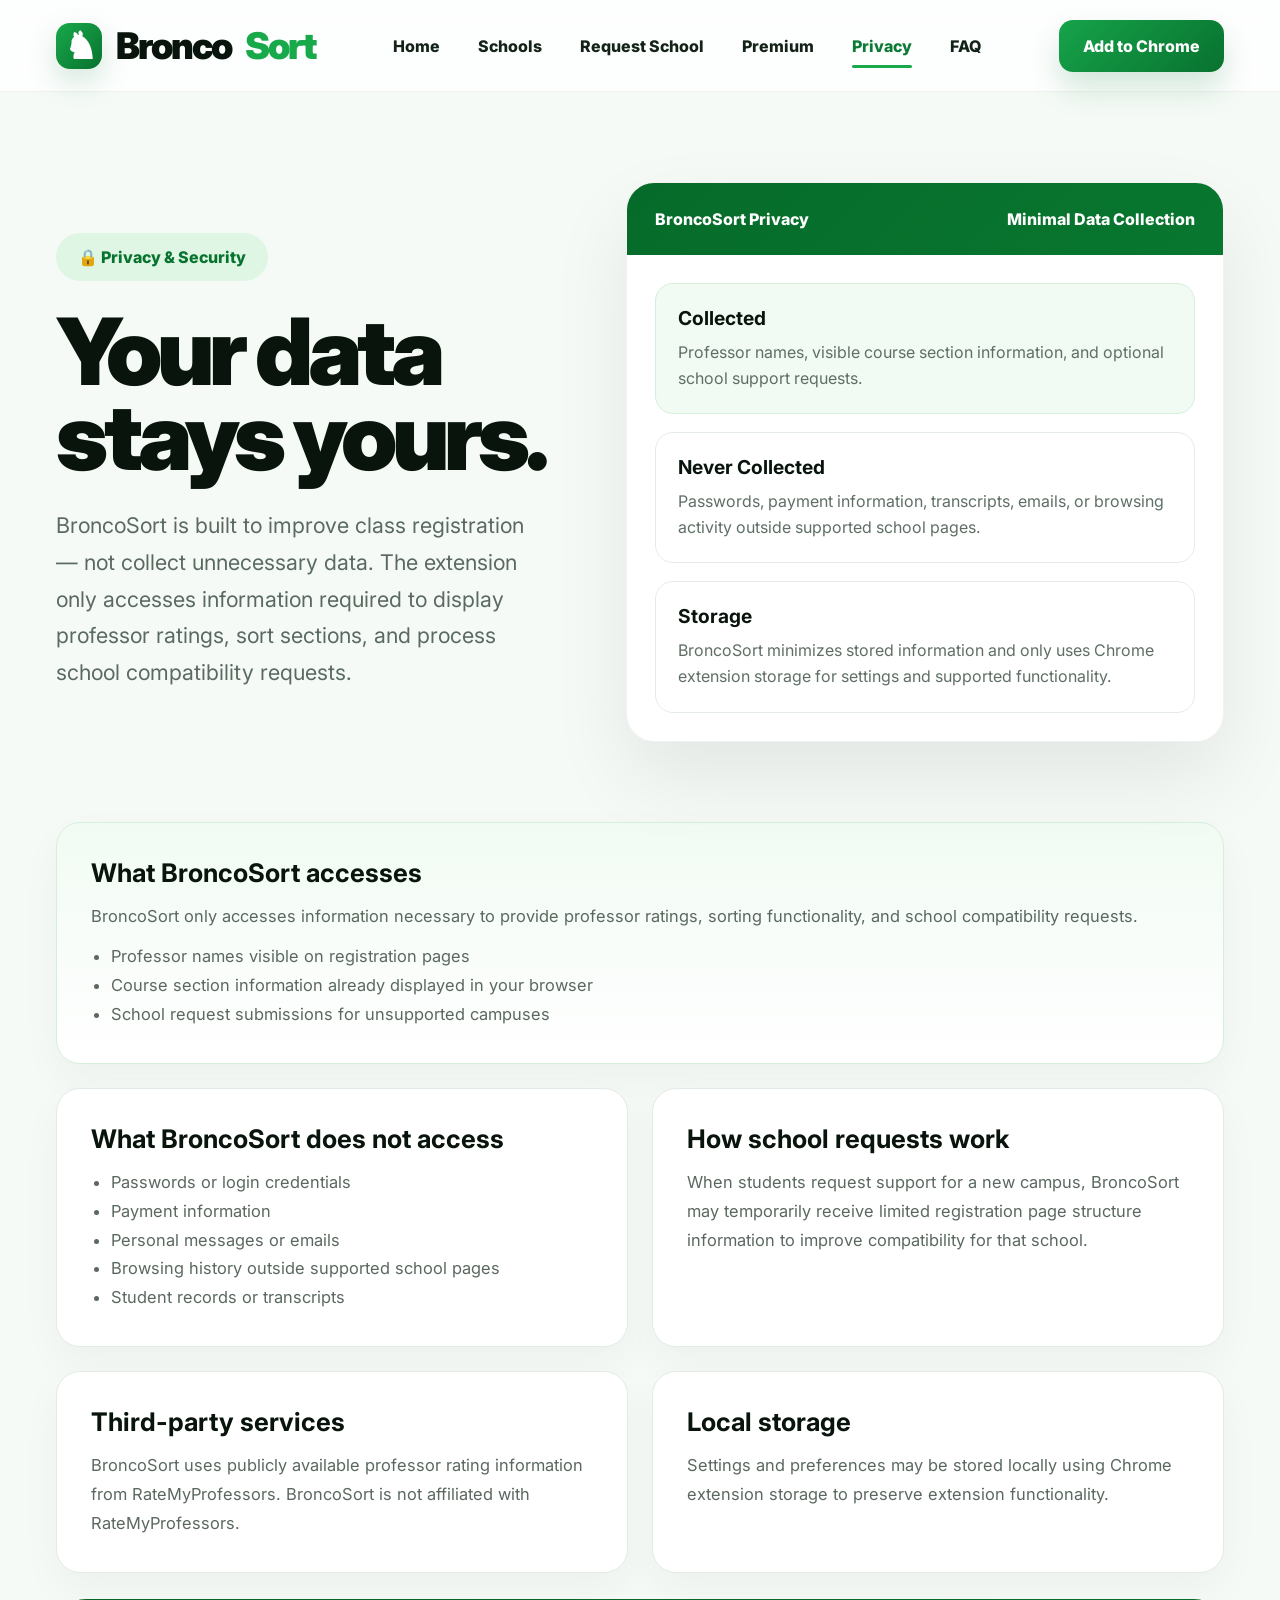
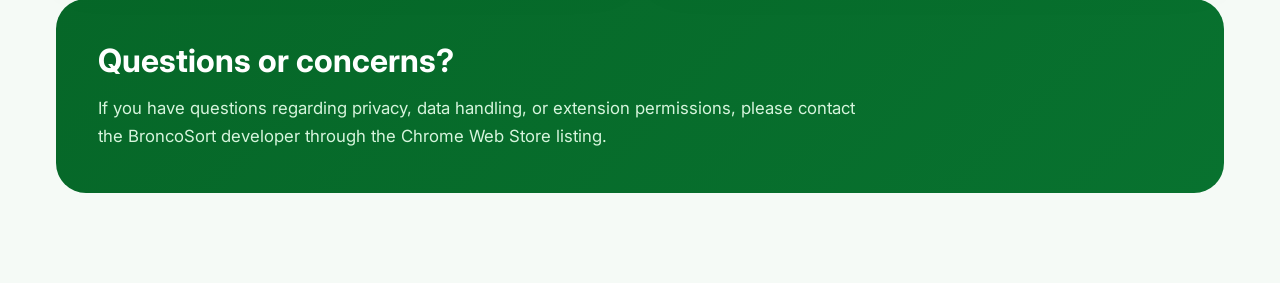
<file: privacy.html>
<!doctype html>
<html lang="en">
  <head>
    <meta charset="UTF-8" />
    <meta name="viewport" content="width=device-width, initial-scale=1.0" />
    <title>Privacy | BroncoSort</title>

    <link rel="preconnect" href="https://fonts.googleapis.com" />
    <link rel="preconnect" href="https://fonts.gstatic.com" crossorigin />

    <link
      href="https://fonts.googleapis.com/css2?family=Inter:wght@400;500;600;700;800;900&display=swap"
      rel="stylesheet"
    />
    <link rel="icon" type="image/png" href="./assets/images/favicon.png" />
    <style>
      * {
        margin: 0;
        padding: 0;
        box-sizing: border-box;
      }

      :root {
        --green: #0a7a35;
        --green2: #18a94b;
        --text: #08140c;
        --muted: #5b6a61;
        --bg: #f5faf6;
      }

      body {
        font-family: "Inter", sans-serif;
        color: var(--text);
        background:
          radial-gradient(
            circle at top right,
            rgba(22, 163, 74, 0.12),
            transparent 0 32%
          ),
          var(--bg);
      }

      .nav {
        height: 92px;
        padding: 0 56px;
        display: flex;
        align-items: center;
        justify-content: space-between;
        background: rgba(255, 255, 255, 0.82);
        backdrop-filter: blur(12px);
        border-bottom: 1px solid rgba(0, 0, 0, 0.05);
        position: sticky;
        top: 0;
        z-index: 100;
      }

      .logo {
        display: flex;
        align-items: center;
        gap: 14px;
        text-decoration: none;
        color: var(--text);
        font-size: 2.3rem;
        font-weight: 900;
        letter-spacing: -2px;
      }

      .logo span {
        color: var(--green2);
      }

      .logo-icon {
        width: 46px;
        height: 46px;
        border-radius: 14px;
        display: flex;
        align-items: center;
        justify-content: center;
        background: linear-gradient(135deg, #18a94b, #08722f);
        color: white;
        box-shadow: 0 12px 30px rgba(10, 122, 53, 0.18);
      }

      .links {
        display: flex;
        gap: 38px;
      }

      .links a {
        text-decoration: none;
        color: #142319;
        font-weight: 800;
        position: relative;
      }

      .links .active {
        color: var(--green);
      }

      .links .active::after {
        content: "";
        position: absolute;
        left: 0;
        right: 0;
        bottom: -12px;
        height: 3px;
        border-radius: 999px;
        background: var(--green2);
      }

      .chrome-btn {
        text-decoration: none;
        color: white;
        background: linear-gradient(135deg, #16a34a, #08722f);
        padding: 16px 24px;
        border-radius: 14px;
        font-weight: 800;
        box-shadow: 0 16px 30px rgba(10, 122, 53, 0.18);
      }

      .hero {
        max-width: 1500px;
        margin: auto;
        padding: 90px 56px 40px;
        display: grid;
        grid-template-columns: 0.9fr 1.1fr;
        gap: 80px;
        align-items: center;
      }

      .badge {
        display: inline-flex;
        align-items: center;
        gap: 10px;
        padding: 14px 22px;
        border-radius: 999px;
        background: #def6e3;
        color: #08732f;
        font-weight: 800;
      }

      h1 {
        margin-top: 28px;
        font-size: 5.8rem;
        line-height: 0.92;
        letter-spacing: -5px;
        font-weight: 900;
      }

      .hero p {
        margin-top: 28px;
        color: var(--muted);
        font-size: 1.35rem;
        line-height: 1.7;
        max-width: 650px;
      }

      .privacy-preview {
        position: relative;
        background: white;
        border-radius: 28px;
        border: 1px solid rgba(0, 0, 0, 0.05);
        overflow: hidden;
        box-shadow: 0 35px 80px rgba(0, 0, 0, 0.08);
      }

      .preview-top {
        height: 72px;
        background: linear-gradient(135deg, #066b2a, #08772f);
        display: flex;
        align-items: center;
        justify-content: space-between;
        padding: 0 28px;
        color: white;
        font-weight: 800;
      }

      .preview-content {
        padding: 28px;
        display: grid;
        gap: 18px;
      }

      .mini-card {
        border: 1px solid #e5ebe6;
        border-radius: 18px;
        padding: 22px;
      }

      .mini-card h3 {
        font-size: 1.2rem;
        margin-bottom: 10px;
      }

      .mini-card p {
        margin: 0;
        color: #5f6f65;
        font-size: 1rem;
        line-height: 1.6;
      }

      .green {
        background: #f1fbf3;
        border-color: #d6eedc;
      }

      .content {
        max-width: 1500px;
        margin: auto;
        padding: 40px 56px 90px;
      }

      .grid {
        display: grid;
        grid-template-columns: repeat(2, 1fr);
        gap: 24px;
      }

      .card {
        background: white;
        border: 1px solid #e3ebe5;
        border-radius: 24px;
        padding: 34px;
        box-shadow: 0 16px 40px rgba(0, 0, 0, 0.04);
      }

      .card h2 {
        font-size: 1.6rem;
        margin-bottom: 14px;
      }

      .card p,
      .card li {
        color: #5a685f;
        line-height: 1.75;
        font-size: 1.03rem;
      }

      .card ul {
        padding-left: 20px;
        margin-top: 12px;
      }

      .wide {
        grid-column: span 2;
        background: linear-gradient(180deg, rgba(241, 251, 243, 0.92), white);
        border-color: #d8eedc;
      }

      .footer {
        margin-top: 26px;
        background: linear-gradient(135deg, #066728, #08722f);
        border-radius: 30px;
        padding: 42px;
        color: white;
      }

      .footer h2 {
        font-size: 2rem;
        margin-bottom: 14px;
      }

      .footer p {
        color: #d7f5dd;
        line-height: 1.7;
        max-width: 760px;
        font-size: 1.05rem;
      }

      @media (max-width: 1150px) {
        .nav {
          padding: 0 22px;
        }

        .links,
        .nav > .chrome-btn {
          display: none;
        }

        .logo {
          font-size: 1.8rem;
          letter-spacing: -1px;
        }

        .logo-icon {
          width: 40px;
          height: 40px;
        }

        .hero {
          grid-template-columns: 1fr;
          gap: 40px;
          padding: 50px 22px 20px;
        }

        h1 {
          font-size: 4rem;
          letter-spacing: -3px;
        }

        .content {
          padding: 20px 22px 50px;
        }

        .grid {
          grid-template-columns: 1fr;
        }

        .wide {
          grid-column: span 1;
        }
      }

      @media (max-width: 700px) {
        h1 {
          font-size: 3.2rem;
        }

        .hero p {
          font-size: 1.08rem;
        }

        .card {
          padding: 26px;
        }

        .footer {
          padding: 30px;
        }
      }
    </style>
  </head>

  <body>
    <header class="nav">
      <a class="logo" href="index.html">
        <div class="logo-icon">♞</div>
        Bronco<span>Sort</span>
      </a>

      <div class="links">
        <a href="index.html">Home</a>
        <a href="schools.html">Schools</a>
        <a href="request-school.html">Request School</a>
        <a href="premium.html">Premium</a>
        <a class="active" href="privacy.html">Privacy</a>
        <a href="faq.html">FAQ</a>
      </div>

      <a
        class="chrome-btn"
        href="https://chromewebstore.google.com/detail/broncosort/iimoegnkdjicpamkelchhfcibglblmnh?authuser=0&hl=en"
        target="_blank"
      >
        Add to Chrome
      </a>
    </header>

    <section class="hero">
      <div>
        <div class="badge">🔒 Privacy & Security</div>

        <h1>
          Your data<br />
          stays yours.
        </h1>

        <p>
          BroncoSort is built to improve class registration — not collect
          unnecessary data. The extension only accesses information required to
          display professor ratings, sort sections, and process school
          compatibility requests.
        </p>
      </div>

      <div class="privacy-preview">
        <div class="preview-top">
          <span>BroncoSort Privacy</span>
          <span>Minimal Data Collection</span>
        </div>

        <div class="preview-content">
          <div class="mini-card green">
            <h3>Collected</h3>

            <p>
              Professor names, visible course section information, and optional
              school support requests.
            </p>
          </div>

          <div class="mini-card">
            <h3>Never Collected</h3>

            <p>
              Passwords, payment information, transcripts, emails, or browsing
              activity outside supported school pages.
            </p>
          </div>

          <div class="mini-card">
            <h3>Storage</h3>

            <p>
              BroncoSort minimizes stored information and only uses Chrome
              extension storage for settings and supported functionality.
            </p>
          </div>
        </div>
      </div>
    </section>

    <main class="content">
      <section class="grid">
        <div class="card wide">
          <h2>What BroncoSort accesses</h2>

          <p>
            BroncoSort only accesses information necessary to provide professor
            ratings, sorting functionality, and school compatibility requests.
          </p>

          <ul>
            <li>Professor names visible on registration pages</li>
            <li>
              Course section information already displayed in your browser
            </li>
            <li>School request submissions for unsupported campuses</li>
          </ul>
        </div>

        <div class="card">
          <h2>What BroncoSort does not access</h2>

          <ul>
            <li>Passwords or login credentials</li>
            <li>Payment information</li>
            <li>Personal messages or emails</li>
            <li>Browsing history outside supported school pages</li>
            <li>Student records or transcripts</li>
          </ul>
        </div>

        <div class="card">
          <h2>How school requests work</h2>

          <p>
            When students request support for a new campus, BroncoSort may
            temporarily receive limited registration page structure information
            to improve compatibility for that school.
          </p>
        </div>

        <div class="card">
          <h2>Third-party services</h2>

          <p>
            BroncoSort uses publicly available professor rating information from
            RateMyProfessors. BroncoSort is not affiliated with
            RateMyProfessors.
          </p>
        </div>

        <div class="card">
          <h2>Local storage</h2>

          <p>
            Settings and preferences may be stored locally using Chrome
            extension storage to preserve extension functionality.
          </p>
        </div>
      </section>

      <section class="footer">
        <h2>Questions or concerns?</h2>

        <p>
          If you have questions regarding privacy, data handling, or extension
          permissions, please contact the BroncoSort developer through the
          Chrome Web Store listing.
        </p>
      </section>
    </main>
  </body>
</html>
</file>
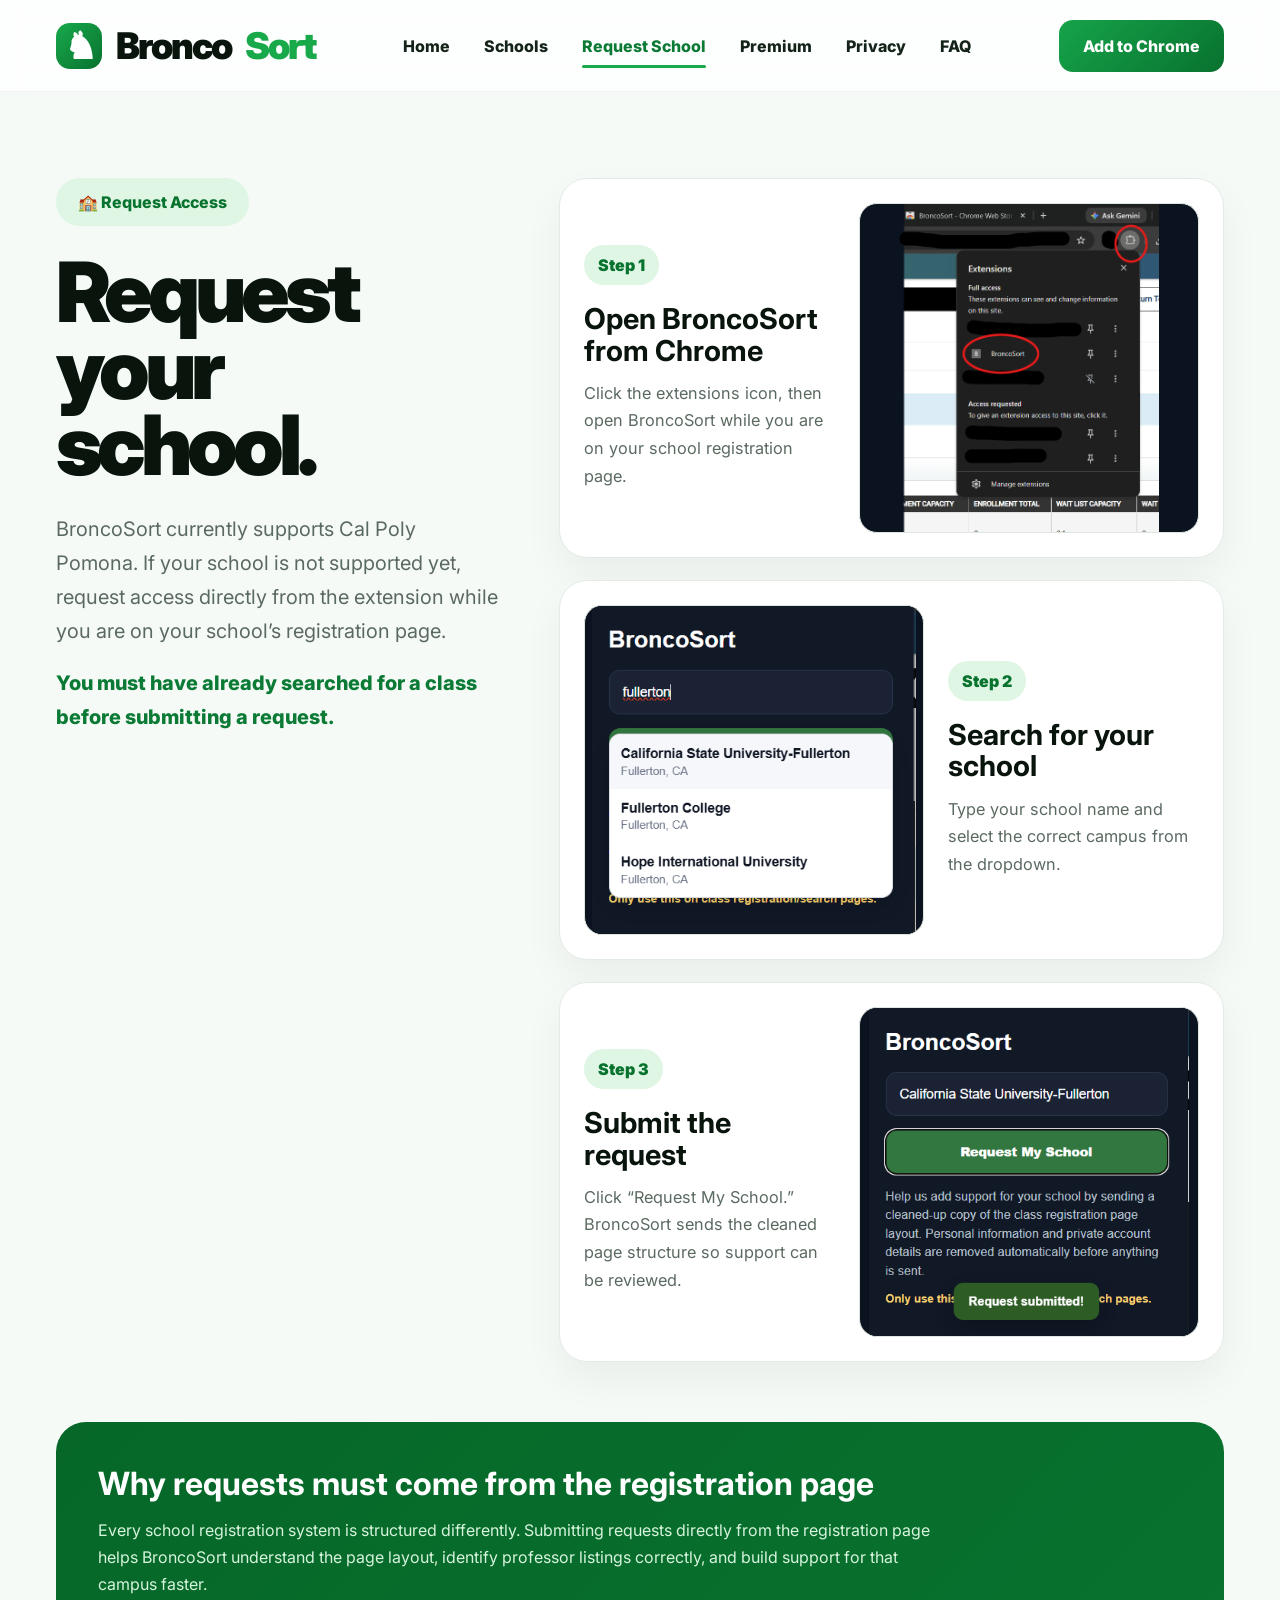
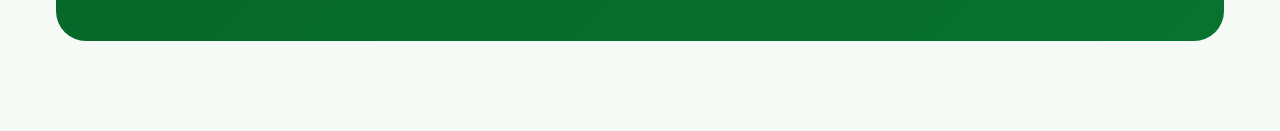
<file: request-school.html>
<!doctype html>
<html lang="en">
  <head>
    <meta charset="UTF-8" />
    <meta name="viewport" content="width=device-width, initial-scale=1.0" />
    <title>Request a School | BroncoSort</title>

    <link rel="preconnect" href="https://fonts.googleapis.com" />
    <link rel="preconnect" href="https://fonts.gstatic.com" crossorigin />
    <link rel="icon" type="image/png" href="./assets/images/favicon.png" />
    <link
      href="https://fonts.googleapis.com/css2?family=Inter:wght@400;500;600;700;800;900&display=swap"
      rel="stylesheet"
    />

    <style>
      * {
        margin: 0;
        padding: 0;
        box-sizing: border-box;
      }

      :root {
        --green: #0a7a35;
        --green2: #18a94b;
        --text: #08140c;
        --muted: #5b6a61;
        --bg: #f5faf6;
      }

      body {
        font-family: "Inter", sans-serif;
        color: var(--text);
        background:
          radial-gradient(
            circle at top right,
            rgba(22, 163, 74, 0.12),
            transparent 0 30%
          ),
          var(--bg);
      }

      .nav {
        height: 92px;
        padding: 0 56px;
        display: flex;
        align-items: center;
        justify-content: space-between;
        background: rgba(255, 255, 255, 0.82);
        backdrop-filter: blur(12px);
        border-bottom: 1px solid rgba(0, 0, 0, 0.05);
        position: sticky;
        top: 0;
        z-index: 100;
      }

      .logo {
        display: flex;
        align-items: center;
        gap: 14px;
        text-decoration: none;
        color: var(--text);
        font-size: 2.3rem;
        font-weight: 900;
        letter-spacing: -2px;
      }

      .logo span {
        color: var(--green2);
      }

      .logo-icon {
        width: 46px;
        height: 46px;
        border-radius: 14px;
        display: flex;
        align-items: center;
        justify-content: center;
        background: linear-gradient(135deg, #18a94b, #08722f);
        color: white;
      }

      .links {
        display: flex;
        gap: 34px;
      }

      .links a {
        text-decoration: none;
        color: #142319;
        font-weight: 800;
        position: relative;
      }

      .links .active {
        color: var(--green);
      }

      .links .active::after {
        content: "";
        position: absolute;
        left: 0;
        right: 0;
        bottom: -12px;
        height: 3px;
        border-radius: 999px;
        background: var(--green2);
      }

      .chrome-btn {
        text-decoration: none;
        color: white;
        background: linear-gradient(135deg, #16a34a, #08722f);
        padding: 16px 24px;
        border-radius: 14px;
        font-weight: 800;
      }

      .hero {
        max-width: 1500px;
        margin: auto;
        padding: 86px 56px 60px;
        display: grid;
        grid-template-columns: 0.8fr 1.2fr;
        gap: 60px;
        align-items: start;
      }

      .badge {
        display: inline-flex;
        align-items: center;
        gap: 10px;
        padding: 14px 22px;
        border-radius: 999px;
        background: #def6e3;
        color: #08732f;
        font-weight: 800;
      }

      h1 {
        margin-top: 28px;
        font-size: 5.2rem;
        line-height: 0.92;
        letter-spacing: -5px;
        font-weight: 900;
      }

      .hero p {
        margin-top: 28px;
        color: var(--muted);
        font-size: 1.25rem;
        line-height: 1.7;
        max-width: 620px;
      }

      .real-guide {
        display: grid;
        gap: 22px;
      }

      .guide-step {
        background: white;
        border: 1px solid #e3ebe5;
        border-radius: 28px;
        padding: 24px;
        display: grid;
        grid-template-columns: 0.85fr 1.15fr;
        gap: 24px;
        align-items: center;
        box-shadow: 0 18px 40px rgba(0, 0, 0, 0.05);
      }

      .guide-step.reverse {
        grid-template-columns: 1.15fr 0.85fr;
      }

      .guide-step img {
        width: 100%;
        max-height: 330px;
        object-fit: contain;
        border-radius: 18px;
        border: 1px solid #dde7df;
        background: #0b1220;
        display: block;
      }

      .guide-text span {
        display: inline-flex;
        padding: 10px 14px;
        border-radius: 999px;
        background: #def6e3;
        color: #08732f;
        font-weight: 900;
        margin-bottom: 18px;
      }

      .guide-text h3 {
        font-size: 1.8rem;
        line-height: 1.08;
        margin-bottom: 14px;
      }

      .guide-text p {
        margin: 0;
        color: #5b6a61;
        line-height: 1.7;
        font-size: 1.02rem;
      }

      .steps-wrap {
        max-width: 1500px;
        margin: auto;
        padding: 0 56px 90px;
      }

      .notice {
        background: linear-gradient(135deg, #066728, #08722f);
        color: white;
        border-radius: 30px;
        padding: 42px;
      }

      .notice h2 {
        font-size: 2rem;
        margin-bottom: 14px;
      }

      .notice p {
        color: #d7f5dd;
        line-height: 1.7;
        max-width: 850px;
      }

      @media (max-width: 1150px) {
        .nav {
          padding: 0 22px;
        }

        .links,
        .nav > .chrome-btn {
          display: none;
        }

        .logo {
          font-size: 1.8rem;
          letter-spacing: -1px;
        }

        .logo-icon {
          width: 40px;
          height: 40px;
        }

        .hero {
          grid-template-columns: 1fr;
          padding: 50px 22px 38px;
        }

        h1 {
          font-size: 4rem;
          letter-spacing: -3px;
        }

        .guide-step,
        .guide-step.reverse {
          grid-template-columns: 1fr;
        }

        .steps-wrap {
          padding: 0 22px 55px;
        }
      }

      @media (max-width: 700px) {
        h1 {
          font-size: 3.2rem;
        }

        .hero p {
          font-size: 1.08rem;
        }

        .guide-step,
        .notice {
          padding: 24px;
        }

        .guide-text h3 {
          font-size: 1.45rem;
        }
      }
    </style>
  </head>

  <body>
    <header class="nav">
      <a class="logo" href="index.html">
        <div class="logo-icon">♞</div>
        Bronco<span>Sort</span>
      </a>

      <div class="links">
        <a href="index.html">Home</a>
        <a href="schools.html">Schools</a>
        <a class="active" href="request-school.html">Request School</a>
        <a href="premium.html">Premium</a>
        <a href="privacy.html">Privacy</a>
        <a href="faq.html">FAQ</a>
      </div>

      <a
        class="chrome-btn"
        href="https://chromewebstore.google.com/detail/broncosort/iimoegnkdjicpamkelchhfcibglblmnh?authuser=0&hl=en"
        target="_blank"
      >
        Add to Chrome
      </a>
    </header>

    <section class="hero">
      <div>
        <div class="badge">🏫 Request Access</div>

        <h1>
          Request your<br />
          school.
        </h1>

        <p>
          BroncoSort currently supports Cal Poly Pomona. If your school is not
          supported yet, request access directly from the extension while you
          are on your school’s registration page.
        </p>

        <p style="margin-top: 18px; font-weight: 800; color: #0a7a35">
          You must have already searched for a class before submitting a
          request.
        </p>
      </div>

      <div class="real-guide">
        <div class="guide-step">
          <div class="guide-text">
            <span>Step 1</span>
            <h3>Open BroncoSort from Chrome</h3>
            <p>
              Click the extensions icon, then open BroncoSort while you are on
              your school registration page.
            </p>
          </div>

          <img
            src="assets/images/RequestSchool.png"
            alt="Open BroncoSort from Chrome"
          />
        </div>

        <div class="guide-step reverse">
          <img
            src="assets/images/RequestSchool2.png"
            alt="Search for your school in BroncoSort"
          />

          <div class="guide-text">
            <span>Step 2</span>
            <h3>Search for your school</h3>
            <p>
              Type your school name and select the correct campus from the
              dropdown.
            </p>
          </div>
        </div>

        <div class="guide-step">
          <div class="guide-text">
            <span>Step 3</span>
            <h3>Submit the request</h3>
            <p>
              Click “Request My School.” BroncoSort sends the cleaned page
              structure so support can be reviewed.
            </p>
          </div>

          <img
            src="assets/images/Submitted.png"
            alt="Request submitted in BroncoSort"
          />
        </div>
      </div>
    </section>

    <main class="steps-wrap">
      <section class="notice">
        <h2>Why requests must come from the registration page</h2>

        <p>
          Every school registration system is structured differently. Submitting
          requests directly from the registration page helps BroncoSort
          understand the page layout, identify professor listings correctly, and
          build support for that campus faster.
        </p>
      </section>
    </main>
  </body>
</html>
</file>
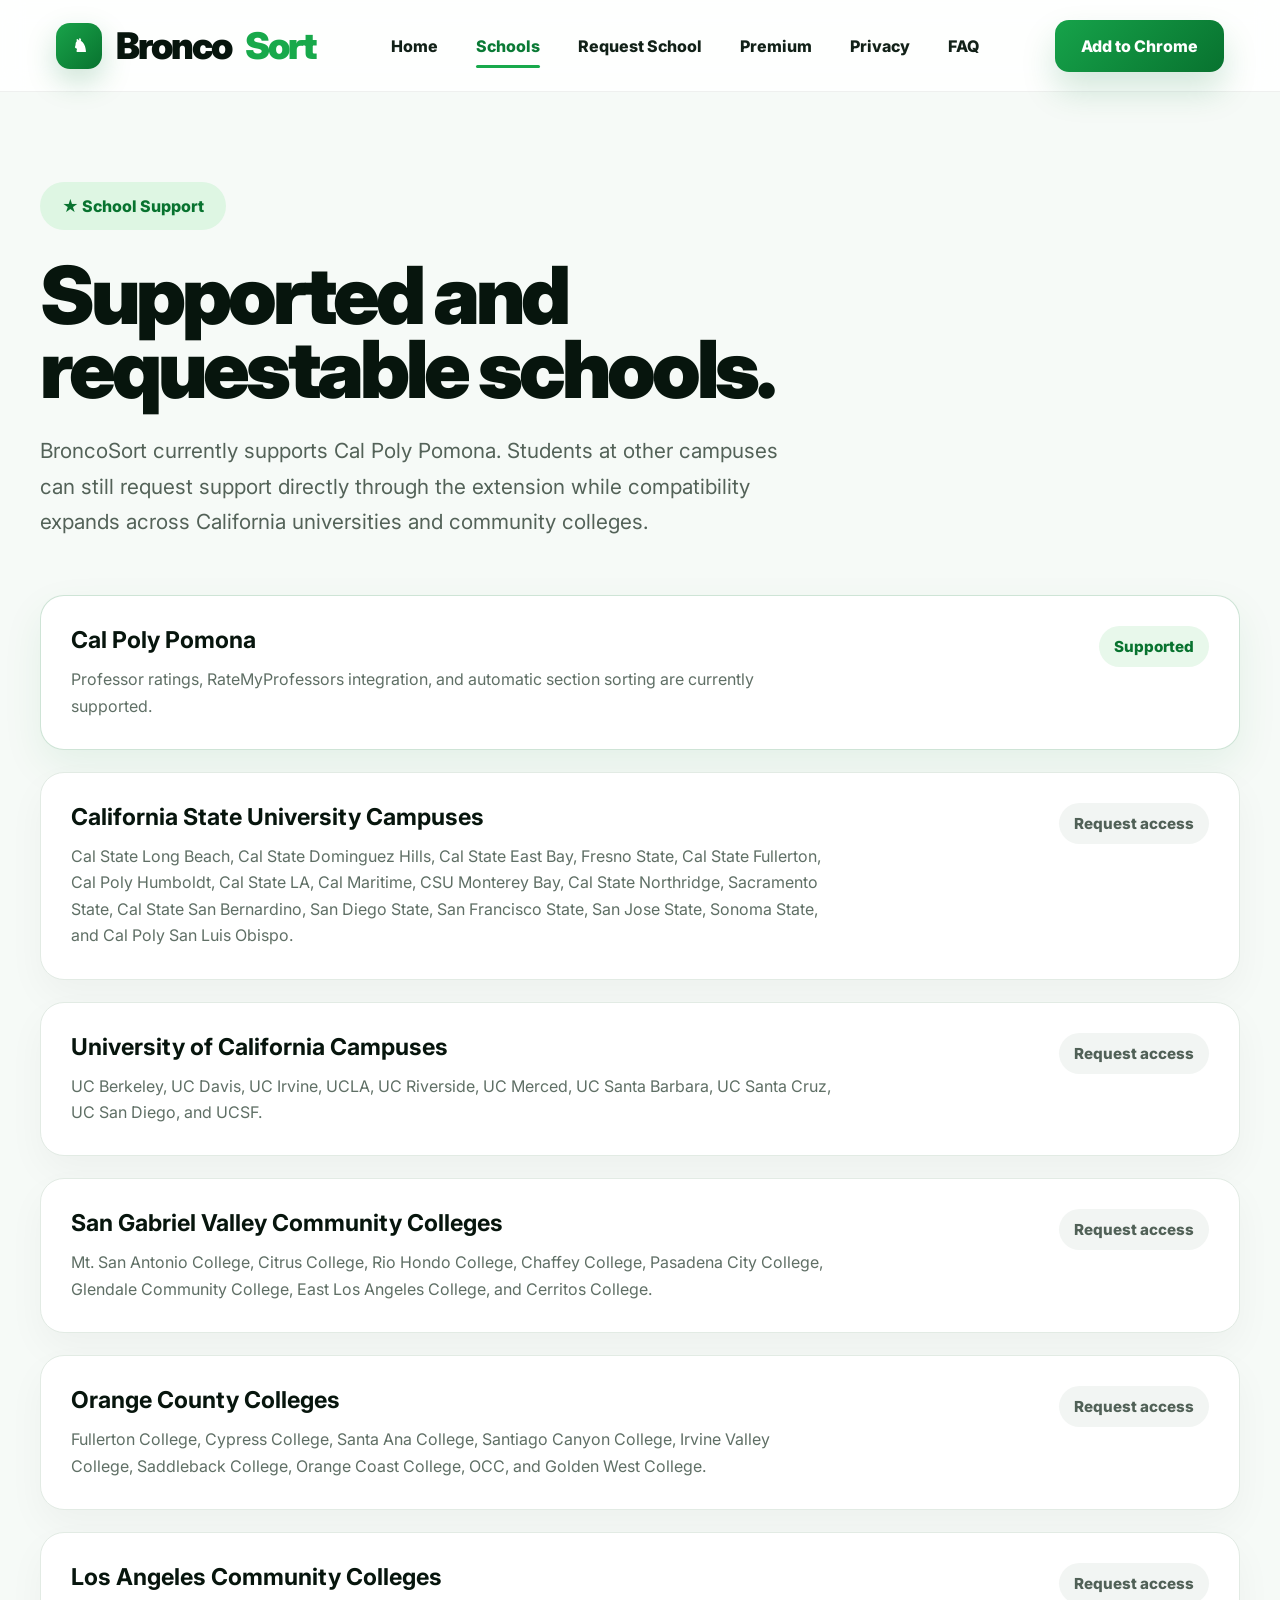
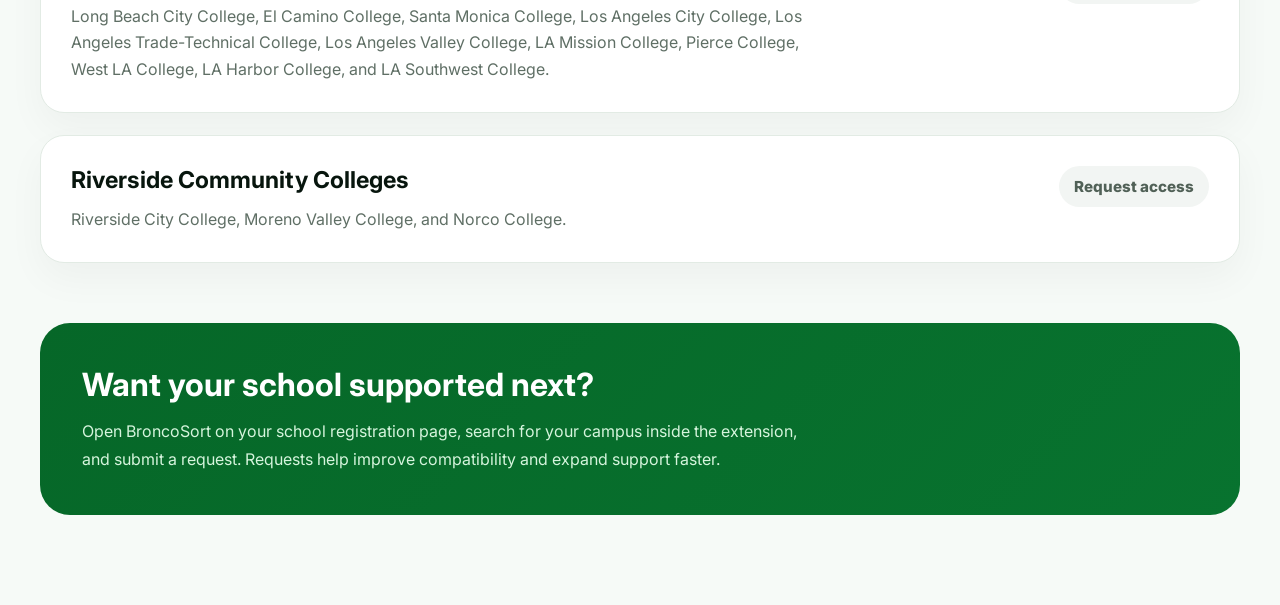
<file: schools.html>
<!doctype html>
<html lang="en">
  <head>
    <meta charset="UTF-8" />
    <meta name="viewport" content="width=device-width, initial-scale=1.0" />
    <title>Schools | BroncoSort</title>

    <link rel="preconnect" href="https://fonts.googleapis.com" />
    <link rel="preconnect" href="https://fonts.gstatic.com" crossorigin />
    <link rel="icon" type="image/png" href="./assets/images/favicon.png" />
    <link
      href="https://fonts.googleapis.com/css2?family=Inter:wght@400;500;600;700;800;900&display=swap"
      rel="stylesheet"
    />

    <style>
      * {
        margin: 0;
        padding: 0;
        box-sizing: border-box;
      }

      body {
        font-family: "Inter", sans-serif;
        background:
          radial-gradient(
            circle at top right,
            rgba(22, 163, 74, 0.12),
            transparent 0 30%
          ),
          #f6faf7;
        color: #07150d;
      }

      .nav {
        height: 92px;
        display: flex;
        align-items: center;
        justify-content: space-between;
        padding: 0 56px;
        border-bottom: 1px solid rgba(0, 0, 0, 0.06);
        background: rgba(255, 255, 255, 0.88);
        backdrop-filter: blur(12px);
        position: sticky;
        top: 0;
        z-index: 100;
      }

      .logo {
        display: flex;
        align-items: center;
        gap: 14px;
        font-size: 2.3rem;
        font-weight: 900;
        letter-spacing: -2px;
        text-decoration: none;
        color: #07150d;
      }

      .logo span {
        color: #18a94b;
      }

      .logo-icon {
        width: 46px;
        height: 46px;
        border-radius: 14px;
        background: linear-gradient(135deg, #19a34a, #08732f);
        display: flex;
        align-items: center;
        justify-content: center;
        color: white;
        font-size: 1.1rem;
        box-shadow: 0 12px 30px rgba(11, 122, 53, 0.22);
      }

      .links {
        display: flex;
        gap: 38px;
      }

      .links a {
        text-decoration: none;
        color: #122118;
        font-weight: 800;
        position: relative;
      }

      .links .active {
        color: #0a7a35;
      }

      .links .active::after {
        content: "";
        position: absolute;
        left: 0;
        right: 0;
        bottom: -12px;
        height: 3px;
        border-radius: 999px;
        background: #18a94b;
      }

      .chrome-btn {
        text-decoration: none;
        color: white;
        background: linear-gradient(135deg, #16a34a, #08722f);
        padding: 16px 26px;
        border-radius: 14px;
        font-weight: 800;
        box-shadow: 0 18px 34px rgba(10, 122, 53, 0.18);
      }

      .page {
        max-width: 1300px;
        margin: auto;
        padding: 90px 40px;
      }

      .badge {
        display: inline-flex;
        align-items: center;
        gap: 10px;
        background: #def6e3;
        color: #08732f;
        padding: 14px 22px;
        border-radius: 999px;
        font-weight: 800;
      }

      h1 {
        margin-top: 28px;
        font-size: 5rem;
        line-height: 0.92;
        letter-spacing: -4px;
        font-weight: 900;
      }

      .intro {
        margin-top: 28px;
        font-size: 1.3rem;
        line-height: 1.7;
        color: #536258;
        max-width: 760px;
      }

      .schools {
        margin-top: 56px;
        display: grid;
        gap: 22px;
      }

      .school-card {
        background: white;
        border: 1px solid #e2ebe4;
        border-radius: 24px;
        padding: 30px;
        display: flex;
        justify-content: space-between;
        gap: 28px;
        align-items: flex-start;
        box-shadow: 0 16px 38px rgba(0, 0, 0, 0.04);
      }

      .school-card h2 {
        font-size: 1.45rem;
        margin-bottom: 12px;
      }

      .school-card p {
        color: #5f6f65;
        line-height: 1.65;
        max-width: 760px;
      }

      .status {
        padding: 11px 15px;
        border-radius: 999px;
        font-weight: 800;
        white-space: nowrap;
        font-size: 0.95rem;
      }

      .supported-badge {
        background: #e8f8eb;
        color: #08732f;
      }

      .request-badge {
        background: #f2f5f3;
        color: #516157;
      }

      .school-card.supported {
        border-color: rgba(10, 122, 53, 0.2);
        box-shadow: 0 16px 40px rgba(10, 122, 53, 0.08);
      }

      .footer-note {
        margin-top: 60px;
        background: linear-gradient(135deg, #066728, #08732f);
        color: white;
        border-radius: 30px;
        padding: 42px;
      }

      .footer-note h2 {
        font-size: 2rem;
        margin-bottom: 14px;
      }

      .footer-note p {
        color: #d6f5dd;
        line-height: 1.7;
        max-width: 720px;
      }

      @media (max-width: 1100px) {
        .nav {
          padding: 0 22px;
        }

        .links,
        .nav > .chrome-btn {
          display: none;
        }

        .logo {
          font-size: 1.8rem;
          letter-spacing: -1px;
        }

        .logo-icon {
          width: 40px;
          height: 40px;
        }

        h1 {
          font-size: 3.7rem;
        }

        .page {
          padding: 50px 22px;
        }

        .school-card {
          flex-direction: column;
        }
      }
    </style>
  </head>

  <body>
    <header class="nav">
      <a class="logo" href="index.html">
        <div class="logo-icon">♞</div>
        Bronco<span>Sort</span>
      </a>

      <div class="links">
        <a href="index.html">Home</a>
        <a class="active" href="schools.html">Schools</a>
        <a href="request-school.html">Request School</a>
        <a href="premium.html">Premium</a>
        <a href="privacy.html">Privacy</a>
        <a href="faq.html">FAQ</a>
      </div>

      <a
        class="chrome-btn"
        href="https://chromewebstore.google.com/detail/broncosort/iimoegnkdjicpamkelchhfcibglblmnh?authuser=0&hl=en"
        target="_blank"
      >
        Add to Chrome
      </a>
    </header>

    <main class="page">
      <div class="badge">★ School Support</div>

      <h1>
        Supported and<br />
        requestable schools.
      </h1>

      <p class="intro">
        BroncoSort currently supports Cal Poly Pomona. Students at other
        campuses can still request support directly through the extension while
        compatibility expands across California universities and community
        colleges.
      </p>

      <section class="schools">
        <div class="school-card supported">
          <div>
            <h2>Cal Poly Pomona</h2>

            <p>
              Professor ratings, RateMyProfessors integration, and automatic
              section sorting are currently supported.
            </p>
          </div>

          <div class="status supported-badge">Supported</div>
        </div>

        <div class="school-card">
          <div>
            <h2>California State University Campuses</h2>

            <p>
              Cal State Long Beach, Cal State Dominguez Hills, Cal State East
              Bay, Fresno State, Cal State Fullerton, Cal Poly Humboldt, Cal
              State LA, Cal Maritime, CSU Monterey Bay, Cal State Northridge,
              Sacramento State, Cal State San Bernardino, San Diego State, San
              Francisco State, San Jose State, Sonoma State, and Cal Poly San
              Luis Obispo.
            </p>
          </div>

          <div class="status request-badge">Request access</div>
        </div>

        <div class="school-card">
          <div>
            <h2>University of California Campuses</h2>

            <p>
              UC Berkeley, UC Davis, UC Irvine, UCLA, UC Riverside, UC Merced,
              UC Santa Barbara, UC Santa Cruz, UC San Diego, and UCSF.
            </p>
          </div>

          <div class="status request-badge">Request access</div>
        </div>

        <div class="school-card">
          <div>
            <h2>San Gabriel Valley Community Colleges</h2>

            <p>
              Mt. San Antonio College, Citrus College, Rio Hondo College,
              Chaffey College, Pasadena City College, Glendale Community
              College, East Los Angeles College, and Cerritos College.
            </p>
          </div>

          <div class="status request-badge">Request access</div>
        </div>

        <div class="school-card">
          <div>
            <h2>Orange County Colleges</h2>

            <p>
              Fullerton College, Cypress College, Santa Ana College, Santiago
              Canyon College, Irvine Valley College, Saddleback College, Orange
              Coast College, OCC, and Golden West College.
            </p>
          </div>

          <div class="status request-badge">Request access</div>
        </div>

        <div class="school-card">
          <div>
            <h2>Los Angeles Community Colleges</h2>

            <p>
              Long Beach City College, El Camino College, Santa Monica College,
              Los Angeles City College, Los Angeles Trade-Technical College, Los
              Angeles Valley College, LA Mission College, Pierce College, West
              LA College, LA Harbor College, and LA Southwest College.
            </p>
          </div>

          <div class="status request-badge">Request access</div>
        </div>

        <div class="school-card">
          <div>
            <h2>Riverside Community Colleges</h2>

            <p>
              Riverside City College, Moreno Valley College, and Norco College.
            </p>
          </div>

          <div class="status request-badge">Request access</div>
        </div>
      </section>

      <section class="footer-note">
        <h2>Want your school supported next?</h2>

        <p>
          Open BroncoSort on your school registration page, search for your
          campus inside the extension, and submit a request. Requests help
          improve compatibility and expand support faster.
        </p>
      </section>
    </main>
  </body>
</html>
</file>
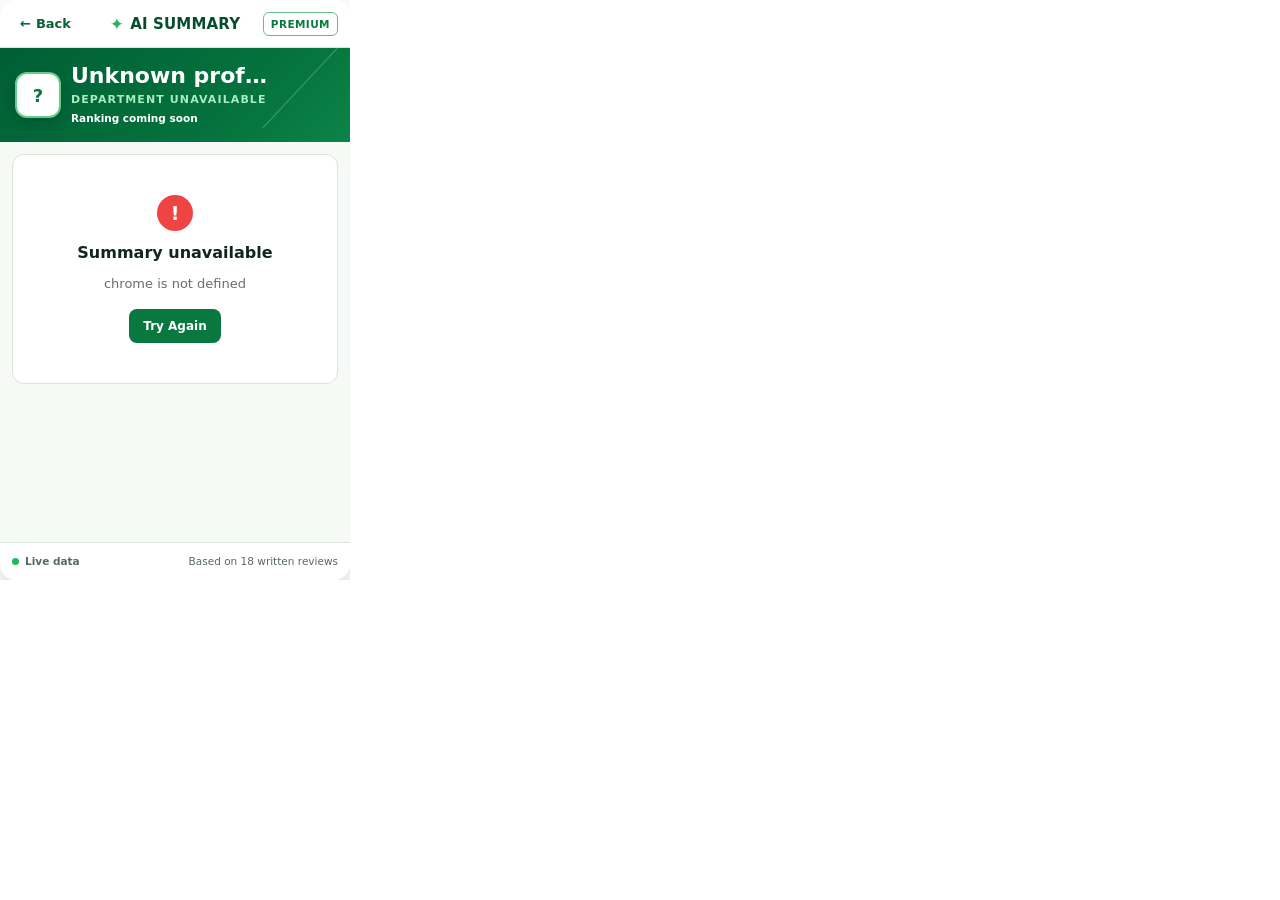
<file: premium-preview/aiOverview/ai-overview.html>
<!-- src/core/premiumViews/aiOverview/ai-overview.html -->

<!doctype html>
<html lang="en">
  <head>
    <meta charset="UTF-8" />

    <meta name="viewport" content="width=device-width, initial-scale=1.0" />

    <title>AI Overview | BroncoSort</title>

    <link rel="stylesheet" href="./ai-overview.css" />
    <link rel="stylesheet" href="../shared.css" />
  </head>

  <body>
    <main class="ai-card">
      <!-- Top navigation -->
      <div class="ai-navigation">
        <button
          id="backButton"
          class="back-button"
          type="button"
          aria-label="Return to professor profile"
        >
          <span aria-hidden="true">←</span>
          Back
        </button>

        <div class="page-title">
          <span class="page-title-icon" aria-hidden="true">✦</span>
          <span>AI Summary</span>
        </div>

        <span class="premium-badge">Premium</span>
      </div>

      <!-- Professor header -->
      <section class="professor-header">
        <div class="professor-avatar" aria-hidden="true">JK</div>

        <div class="professor-info">
          <h1 id="professorName">John Korah</h1>

          <p id="professorDepartment" class="department">Computer Science</p>

          <p class="professor-rank">Top 32% · Ranked #26 of 83 professors</p>
        </div>

        <a
          id="rmpLink"
          class="rmp-button"
          href="#"
          target="_blank"
          rel="noopener noreferrer"
        >
          RMP
        </a>
      </section>

      <!-- Scrollable summary content -->
      <div id="aiOverviewContent" class="ai-content">
        <!-- Loading state -->
        <section id="loadingState" class="state-card">
          <div class="loading-spinner" aria-hidden="true"></div>
          <p>Analyzing student reviews...</p>
        </section>

        <!-- Error state -->
        <section id="errorState" class="state-card hidden">
          <div class="error-icon" aria-hidden="true">!</div>

          <h2>Summary unavailable</h2>

          <p id="errorMessage">
            BroncoSort could not load this professor's summary.
          </p>

          <button id="retryButton" class="retry-button" type="button">
            Try Again
          </button>
        </section>

        <!-- Summary -->
        <div id="summaryView" class="hidden">
          <section class="overview-section content-section">
            <div class="section-heading-row">
              <h2>
                <span class="section-icon sparkle-icon" aria-hidden="true">
                  ✦
                </span>

                AI Overview
              </h2>

              <span id="sentimentBadge" class="sentiment-badge">
                72% positive
              </span>
            </div>

            <p id="overviewText" class="overview-text">
              Professor Korah is generally viewed as approachable and helpful,
              especially during office hours. His courses may be difficult for
              beginners, but students appreciate practical projects and
              extra-credit opportunities.
            </p>
          </section>

          <section class="verdict-section">
            <div>
              <span class="small-label">Student verdict</span>
              <strong id="verdictText">Take Office Hours</strong>
            </div>

            <div class="exam-style">
              <span class="small-label">Course style</span>
              <strong id="examStyleText">ZyBooks, Quizzes</strong>
            </div>
          </section>

          <section class="pros-cons-grid">
            <div class="list-section pros-section">
              <h2>
                <span class="list-heading-icon positive" aria-hidden="true">
                  ✓
                </span>
                Pros
              </h2>

              <ul id="prosList">
                <li>Generous extra credit</li>
                <li>Helpful during office hours</li>
                <li>Practical course projects</li>
              </ul>
            </div>

            <div class="list-section cons-section">
              <h2>
                <span class="list-heading-icon negative" aria-hidden="true">
                  !
                </span>
                Cons
              </h2>

              <ul id="consList">
                <li>Lectures can feel dry</li>
                <li>Grading may be delayed</li>
                <li>Challenging for beginners</li>
              </ul>
            </div>
          </section>

          <section class="takeaways-section content-section">
            <h2>
              <span class="section-icon quote-icon" aria-hidden="true">
                “
              </span>

              Student Takeaways
            </h2>

            <ul id="takeawaysList" class="takeaways-list">
              <li>Office hours helped me understand difficult topics.</li>
              <li>The projects provided useful practice.</li>
              <li>Students should keep up with weekly work.</li>
              <li>Beginners may need additional preparation.</li>
            </ul>
          </section>

          <p class="disclaimer">
            <span class="disclaimer-dot" aria-hidden="true"></span>

            This AI-generated summary is based on student reviews and may not
            represent every student's experience.
          </p>
        </div>
      </div>

      <!-- Footer -->
      <footer class="ai-footer">
        <span class="live-status">
          <span class="live-dot" aria-hidden="true"></span>
          Live data
        </span>

        <span id="reviewCount">Based on 18 written reviews</span>
      </footer>
    </main>

    <script src="./ai-overview.js"></script>
  </body>
</html>
</file>
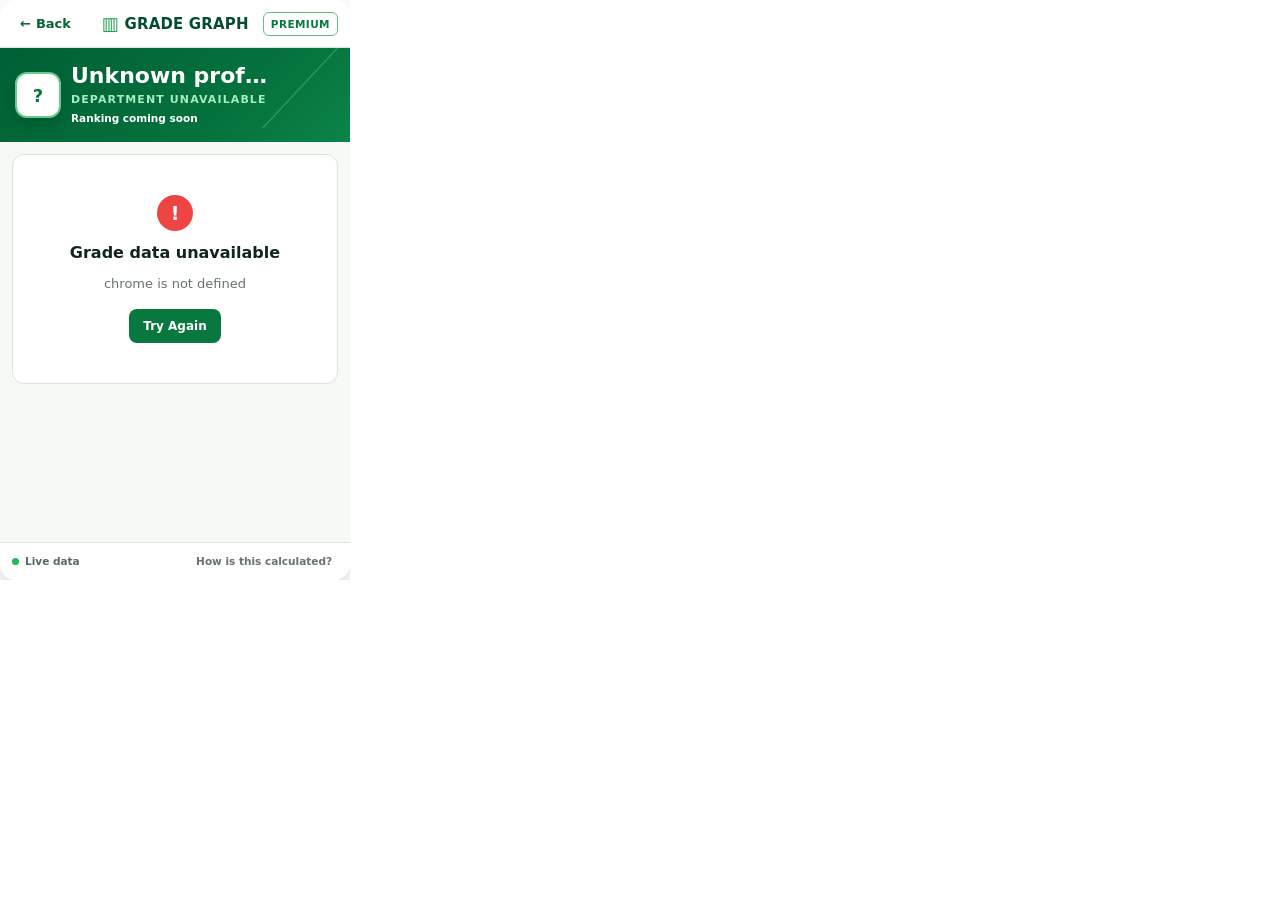
<file: premium-preview/gradeDistribution/grade-distribution.html>
<!-- src/core/premiumViews/gradeDistribution/grade-distribution.html -->

<!doctype html>
<html lang="en">
  <head>
    <meta charset="UTF-8" />

    <meta name="viewport" content="width=device-width, initial-scale=1.0" />

    <title>Grade Distribution | BroncoSort</title>

    <link rel="stylesheet" href="./grade-distribution.css" />
    <link rel="stylesheet" href="../shared.css" />
  </head>

  <body>
    <main class="grade-card">
      <!-- Top navigation -->
      <header class="grade-navigation">
        <button
          id="backButton"
          class="back-button"
          type="button"
          aria-label="Return to professor profile"
        >
          <span aria-hidden="true">←</span>
          Back
        </button>

        <div class="page-title">
          <span class="page-title-icon" aria-hidden="true">▥</span>
          <span>Grade Graph</span>
        </div>

        <span class="premium-badge">Premium</span>
      </header>

      <!-- Professor header -->
      <section class="professor-header">
        <div id="professorInitials" class="professor-avatar">JK</div>

        <div class="professor-info">
          <h1 id="professorName">John Korah</h1>

          <p id="professorDepartment" class="department">Computer Science</p>

          <p id="professorRank" class="professor-rank">
            Top 32% · Ranked #26 of 83 professors
          </p>
        </div>

        <a
          id="rmpLink"
          class="rmp-button"
          href="#"
          target="_blank"
          rel="noopener noreferrer"
        >
          RMP
        </a>
      </section>

      <!-- Scrollable content -->
      <div class="grade-content">
        <!-- Loading state -->
        <section id="loadingState" class="state-card">
          <div class="loading-spinner" aria-hidden="true"></div>
          <p>Loading grade information...</p>
        </section>

        <!-- Error state -->
        <section id="errorState" class="state-card hidden">
          <div class="error-icon" aria-hidden="true">!</div>

          <h2>Grade data unavailable</h2>

          <p id="errorMessage">
            BroncoSort could not load this professor's grade data.
          </p>

          <button id="retryButton" class="retry-button" type="button">
            Try Again
          </button>
        </section>

        <!-- Main grade view -->
        <div id="gradeView" class="hidden">
          <section class="scope-section" aria-label="Grade data scope">
            <div class="scope-toggle" role="group">
              <button
                id="classScopeButton"
                class="scope-button active"
                type="button"
                aria-pressed="true"
              >
                This Class
              </button>
              <button
                id="professorScopeButton"
                class="scope-button"
                type="button"
                aria-pressed="false"
              >
                Overall Professor
              </button>
            </div>
          </section>

          <section class="gpa-comparison content-section">
            <h2 class="chart-title">GPA Comparison</h2>

            <dl class="gpa-comparison-list">
              <div>
                <dt class="comparison-label">Prof Overall</dt>
                <dd id="professorOverallGpa" class="comparison-value">N/A</dd>
              </div>
              <div>
                <dt id="professorCourseLabel" class="comparison-label">Prof in Class</dt>
                <dd id="professorCourseGpa" class="comparison-value">N/A</dd>
              </div>
              <div>
                <dt id="courseOverallLabel" class="comparison-label">Class Overall</dt>
                <dd id="courseOverallGpa" class="comparison-value">N/A</dd>
              </div>
            </dl>
            <p id="classContextMessage" class="class-context-message hidden">
              Class data unavailable
            </p>
          </section>

          <section class="grade-section content-section">
            <div class="section-heading-row">
              <div>
                <h2 class="chart-title">
                  <span class="section-icon" aria-hidden="true">▥</span>
                  Grade Distribution
                </h2>

                <p id="distributionSubtitle" class="section-subtitle chart-subtitle">
                  Based on 18 student records
                </p>
              </div>
            </div>

            <!-- Grade bars -->
            <div
              id="gradeChart"
              class="grade-chart"
              role="img"
              aria-label="Grade distribution chart"
            >
              <!-- Rendered by JavaScript -->
            </div>

            <div class="summary-row">
              <div class="summary-stat">
                <span>Total Students</span>
                <strong id="totalStudents">0</strong>
              </div>

              <div class="summary-stat">
                <span>Sections</span>
                <strong id="sectionCount">0</strong>
              </div>
            </div>
          </section>

          <section class="trend-section content-section">
            <div class="section-heading-row">
              <div>
                <h2 class="chart-title">
                  <span class="section-icon trend-icon" aria-hidden="true">
                    ↗
                  </span>
                  Trends Over Time
                </h2>

                <p class="section-subtitle chart-subtitle">
                  Average GPA by term
                </p>
              </div>
            </div>

            <div class="trend-chart-shell">
              <div class="trend-plot">
                <svg
                  id="trendSvg"
                  class="trend-svg"
                  viewBox="0 0 300 256"
                  preserveAspectRatio="xMidYMid meet"
                  aria-label="Average GPA trend"
                >
                  <defs>
                    <linearGradient id="trendFill" x1="0" y1="0" x2="0" y2="1">
                      <stop
                        offset="0%"
                        stop-color="#43b96d"
                        stop-opacity="0.16"
                      />

                      <stop
                        offset="100%"
                        stop-color="#43b96d"
                        stop-opacity="0.02"
                      />
                    </linearGradient>
                  </defs>

                  <g id="trendAxes"></g>
                  <path id="trendArea" class="trend-area" d=""></path>

                  <polyline
                    id="trendLine"
                    class="trend-line"
                    points=""
                  ></polyline>

                  <g id="trendPoints"></g>
                </svg>

                <div id="trendLabels" class="trend-labels">
                  <!-- Rendered by JavaScript -->
                </div>
                <p id="trendEmptyMessage" class="trend-empty-message hidden">
                  No GPA history is available for this scope.
                </p>
              </div>
            </div>
          </section>

          <p class="data-note">
            <span aria-hidden="true">ⓘ</span>

            Grade information may combine multiple courses or terms. Verify the
            source before using it to select a class.
          </p>
        </div>
      </div>

      <footer class="grade-footer">
        <span class="live-status">
          <span class="live-dot" aria-hidden="true"></span>
          <span id="dataStatusText">Live data</span>
        </span>

        <button id="infoButton" class="info-button" type="button">
          How is this calculated?
        </button>
      </footer>
    </main>

    <dialog id="infoDialog" class="info-dialog">
      <button
        id="closeInfoButton"
        class="dialog-close"
        type="button"
        aria-label="Close"
      >
        ×
      </button>

      <h2>How this is calculated</h2>

      <p>
        Grade percentages are calculated from the available grade records for
        this professor. The average grade uses grade-point values weighted by
        the number of records in each category.
      </p>

      <p>
        “Would take again” is separate from the grade distribution and may come
        from student-review data.
      </p>
    </dialog>

    <script src="./grade-distribution.js"></script>
  </body>
</html>
</file>
<file: premium-preview/aiOverview/ai-overview.css>
/* src/core/premiumViews/aiOverview/ai-overview.css */

:root {
  --bronco-green-dark: #005f35;
  --bronco-green: #08783f;
  --bronco-green-light: #2dac62;
  --bronco-green-soft: #e9f7ee;

  --text-primary: #10261a;
  --text-secondary: #647068;
  --border: #dce7df;
  --surface: #ffffff;
  --surface-soft: #f8fbf9;

  --danger: #ef4444;
  --danger-soft: #fff0f0;

  font-family:
    Inter,
    ui-sans-serif,
    system-ui,
    -apple-system,
    BlinkMacSystemFont,
    "Segoe UI",
    sans-serif;
}

* {
  box-sizing: border-box;
}

html,
body {
  width: 350px;
  min-width: 350px;
  margin: 0;
  padding: 0;
  background: transparent;
  color: var(--text-primary);
}

button,
a {
  font: inherit;
}

button {
  cursor: pointer;
}

.ai-card {
  display: flex;
  flex-direction: column;
  width: 350px;
  height: 580px;
  overflow: hidden;
  background: var(--surface);
  border-radius: 16px;
  box-shadow:
    0 18px 45px rgb(16 38 26 / 18%),
    0 4px 12px rgb(16 38 26 / 10%);
}

/* Top navigation */

.ai-navigation {
  position: relative;
  display: grid;
  grid-template-columns: 80px 1fr 80px;
  align-items: center;
  min-height: 52px;
  padding: 8px 12px;
  border-bottom: 1px solid var(--border);
  background: var(--surface);
}

.back-button {
  display: inline-flex;
  gap: 5px;
  align-items: center;
  justify-self: start;
  padding: 7px 8px;
  color: var(--bronco-green-dark);
  font-size: 12px;
  font-weight: 750;
  background: transparent;
  border: 0;
  border-radius: 8px;
}

.back-button:hover {
  background: var(--bronco-green-soft);
}

.back-button:focus-visible,
.retry-button:focus-visible,
.rmp-button:focus-visible {
  outline: 3px solid rgb(45 172 98 / 28%);
  outline-offset: 2px;
}

.page-title {
  display: flex;
  gap: 6px;
  align-items: center;
  justify-content: center;
  color: var(--bronco-green-dark);
  font-size: 14px;
  font-weight: 850;
  letter-spacing: 0.02em;
  text-transform: uppercase;
}

.page-title-icon {
  color: var(--bronco-green-light);
  font-size: 17px;
}

.premium-badge {
  justify-self: end;
  padding: 5px 7px;
  color: var(--bronco-green);
  font-size: 9px;
  font-weight: 850;
  letter-spacing: 0.08em;
  text-transform: uppercase;
  border: 1px solid #6ec990;
  border-radius: 6px;
}

/* Professor header */

.professor-header {
  position: relative;
  display: grid;
  grid-template-columns: 50px minmax(0, 1fr) 48px;
  gap: 11px;
  align-items: center;
  min-height: 105px;
  padding: 16px;
  overflow: hidden;
  color: #ffffff;
  background: linear-gradient(
    135deg,
    var(--bronco-green-dark),
    #05733d 68%,
    #0b8349
  );
}

.professor-header::after {
  position: absolute;
  top: -54px;
  right: 34px;
  width: 1px;
  height: 155px;
  content: "";
  background: rgb(255 255 255 / 24%);
  transform: rotate(43deg);
}

.professor-avatar {
  position: relative;
  z-index: 1;
  display: grid;
  width: 50px;
  height: 50px;
  place-items: center;
  color: var(--bronco-green);
  font-size: 19px;
  font-weight: 900;
  background: #ffffff;
  border: 2px solid #67cd8e;
  border-radius: 13px;
  box-shadow: 0 5px 14px rgb(0 0 0 / 14%);
}

.professor-info {
  position: relative;
  z-index: 1;
  min-width: 0;
}

.professor-info h1 {
  margin: 0 0 4px;
  overflow: hidden;
  font-size: 21px;
  line-height: 1.1;
  text-overflow: ellipsis;
  white-space: nowrap;
}

.department {
  margin: 0 0 6px;
  overflow: hidden;
  color: #a7edbf;
  font-size: 10px;
  font-weight: 850;
  letter-spacing: 0.17em;
  text-overflow: ellipsis;
  text-transform: uppercase;
  white-space: nowrap;
}

.professor-rank {
  margin: 0;
  overflow: hidden;
  font-size: 9px;
  font-weight: 650;
  text-overflow: ellipsis;
  white-space: nowrap;
}

.rmp-button {
  position: relative;
  z-index: 1;
  display: grid;
  width: 48px;
  height: 34px;
  place-items: center;
  color: #cbf7da;
  font-size: 10px;
  font-weight: 900;
  letter-spacing: 0.12em;
  text-decoration: none;
  border: 1px solid #69bc89;
  border-radius: 8px;
}

.rmp-button:hover {
  color: #ffffff;
  background: rgb(255 255 255 / 10%);
}

/* Main scrolling area */

.ai-content {
  flex: 1;
  min-height: 0;
  padding: 12px;
  overflow-y: auto;
  background: var(--surface-soft);
  scrollbar-width: thin;
  scrollbar-color: #a7cbb4 transparent;
}

.ai-content::-webkit-scrollbar {
  width: 7px;
}

.ai-content::-webkit-scrollbar-thumb {
  background: #a7cbb4;
  border: 2px solid transparent;
  border-radius: 99px;
  background-clip: padding-box;
}

.content-section {
  padding: 15px;
  background: var(--surface);
  border: 1px solid var(--border);
  border-radius: 12px;
  box-shadow: 0 2px 8px rgb(16 38 26 / 4%);
}

.section-heading-row {
  display: flex;
  gap: 10px;
  align-items: center;
  justify-content: space-between;
}

.content-section h2,
.list-section h2 {
  display: flex;
  gap: 7px;
  align-items: center;
  margin: 0;
  color: var(--bronco-green-dark);
  font-size: 13px;
  font-weight: 850;
  letter-spacing: 0.025em;
  text-transform: uppercase;
}

.section-icon {
  display: inline-grid;
  width: 23px;
  height: 23px;
  place-items: center;
  border-radius: 7px;
}

.sparkle-icon {
  color: var(--bronco-green-light);
  background: var(--bronco-green-soft);
}

.sentiment-badge {
  flex: 0 0 auto;
  padding: 5px 7px;
  color: var(--bronco-green);
  font-size: 9px;
  font-weight: 850;
  background: var(--bronco-green-soft);
  border-radius: 6px;
}

.overview-text {
  margin: 12px 0 0;
  color: #29382f;
  font-size: 12px;
  line-height: 1.58;
}

/* Verdict row */

.verdict-section {
  display: grid;
  grid-template-columns: 1fr 1fr;
  gap: 9px;
  margin-top: 10px;
}

.verdict-section > div {
  min-width: 0;
  padding: 11px 12px;
  background: var(--surface);
  border: 1px solid var(--border);
  border-radius: 10px;
}

.small-label {
  display: block;
  margin-bottom: 5px;
  color: var(--text-secondary);
  font-size: 8px;
  font-weight: 800;
  letter-spacing: 0.11em;
  text-transform: uppercase;
}

.verdict-section strong {
  display: block;
  overflow: hidden;
  color: var(--bronco-green-dark);
  font-size: 11px;
  text-overflow: ellipsis;
  white-space: nowrap;
}

/* Pros and cons */

.pros-cons-grid {
  display: grid;
  grid-template-columns: 1fr 1fr;
  margin-top: 10px;
  overflow: hidden;
  background: var(--surface);
  border: 1px solid var(--border);
  border-radius: 12px;
}

.list-section {
  min-width: 0;
  padding: 14px 12px;
}

.list-section + .list-section {
  border-left: 1px solid var(--border);
}

.list-heading-icon {
  display: inline-grid;
  width: 20px;
  height: 20px;
  place-items: center;
  color: #ffffff;
  font-size: 11px;
  border-radius: 50%;
}

.list-heading-icon.positive {
  background: var(--bronco-green-light);
}

.list-heading-icon.negative {
  background: var(--danger);
}

.cons-section h2 {
  color: var(--danger);
}

.list-section ul {
  display: grid;
  gap: 9px;
  margin: 11px 0 0;
  padding: 0;
  list-style: none;
}

.list-section li {
  position: relative;
  padding-left: 17px;
  color: #334239;
  font-size: 10px;
  line-height: 1.35;
}

.list-section li::before {
  position: absolute;
  top: 2px;
  left: 0;
  display: grid;
  width: 12px;
  height: 12px;
  place-items: center;
  color: #ffffff;
  font-size: 8px;
  font-weight: 900;
  content: "✓";
  background: var(--bronco-green-light);
  border-radius: 50%;
}

.cons-section li::before {
  content: "!";
  background: var(--danger);
}

/* Takeaways */

.takeaways-section {
  margin-top: 10px;
}

.quote-icon {
  color: var(--bronco-green);
  font-size: 19px;
  background: var(--bronco-green-soft);
}

.takeaways-list {
  display: grid;
  gap: 9px;
  margin: 12px 0 0;
  padding: 0;
  list-style: none;
}

.takeaways-list li {
  position: relative;
  padding-left: 18px;
  color: #3d4b42;
  font-size: 10px;
  line-height: 1.4;
}

.takeaways-list li::before {
  position: absolute;
  top: -1px;
  left: 0;
  color: var(--bronco-green-light);
  font-size: 17px;
  font-weight: 900;
  content: "“";
}

.disclaimer {
  display: flex;
  gap: 8px;
  align-items: flex-start;
  margin: 12px 3px 2px;
  color: var(--text-secondary);
  font-size: 9px;
  line-height: 1.45;
}

.disclaimer-dot {
  flex: 0 0 auto;
  width: 8px;
  height: 8px;
  margin-top: 2px;
  background: #dbe1dd;
  border-radius: 50%;
}

/* Loading and error states */

.state-card {
  display: grid;
  min-height: 245px;
  padding: 30px 20px;
  place-items: center;
  align-content: center;
  text-align: center;
  background: var(--surface);
  border: 1px solid var(--border);
  border-radius: 12px;
}

.state-card p {
  margin: 12px 0 0;
  color: var(--text-secondary);
  font-size: 12px;
}

.state-card h2 {
  margin: 12px 0 0;
  font-size: 16px;
}

.loading-spinner {
  width: 32px;
  height: 32px;
  border: 4px solid #dceee3;
  border-top-color: var(--bronco-green);
  border-radius: 50%;
  animation: spin 800ms linear infinite;
}

.error-icon {
  display: grid;
  width: 36px;
  height: 36px;
  place-items: center;
  color: #ffffff;
  font-size: 19px;
  font-weight: 900;
  background: var(--danger);
  border-radius: 50%;
}

.retry-button {
  margin-top: 16px;
  padding: 9px 15px;
  color: #ffffff;
  font-size: 11px;
  font-weight: 800;
  background: var(--bronco-green);
  border: 0;
  border-radius: 8px;
}

.retry-button:hover {
  background: var(--bronco-green-dark);
}

@keyframes spin {
  to {
    transform: rotate(360deg);
  }
}

/* Footer */

.ai-footer {
  display: flex;
  align-items: center;
  justify-content: space-between;
  min-height: 35px;
  padding: 8px 12px;
  color: var(--text-secondary);
  font-size: 9px;
  background: var(--surface);
  border-top: 1px solid var(--border);
}

.live-status {
  display: inline-flex;
  gap: 5px;
  align-items: center;
}

.live-dot {
  width: 7px;
  height: 7px;
  background: #22b85f;
  border-radius: 50%;
}

.hidden {
  display: none !important;
}

/* AI-specific spacing and presentation. Shared typography lives in shared.css. */

.section-heading-row {
  gap: 8px;
}

.sentiment-badge {
  padding: 5px 7px;
  font-weight: 750;
  white-space: nowrap;
}

.overview-text {
  margin-top: 10px;
  color: #26382e;
}

.verdict-section {
  align-items: stretch;
  gap: 8px;
  margin-top: 9px;
}

.verdict-section > div {
  display: flex;
  min-height: 67px;
  padding: 10px 11px;
  flex-direction: column;
  justify-content: center;
  border-radius: 10px;
}

.small-label {
  margin-bottom: 4px;
  font-weight: 750;
}

.verdict-section strong {
  display: block;
  color: var(--bs-green-900);
  font-weight: 750;
}

.pros-cons-grid {
  margin-top: 9px;
  border-color: var(--bs-border);
  border-radius: var(--bs-radius-md);
}

.list-section {
  padding: 13px 11px;
}

.list-section ul {
  gap: 8px;
  margin-top: 10px;
}

.list-section li {
  min-height: 15px;
  padding-left: 18px;
  color: #304238;
}

.list-section li::before {
  top: 1px;
  width: 13px;
  height: 13px;
  font-size: 8px;
}

.takeaways-section {
  margin-top: 9px;
}

.takeaways-list {
  gap: 8px;
  margin-top: 10px;
}

.takeaways-list li {
  padding-left: 18px;
  color: #34463b;
}

.disclaimer {
  gap: 7px;
  margin: 10px 3px 2px;
  color: var(--bs-text-muted);
}

.disclaimer-dot {
  margin-top: 3px;
}
</file>
<file: premium-preview/shared.css>
:root {
  --bs-green-900: #064e2b;
  --bs-green-800: #086238;
  --bs-green-700: #08783f;
  --bs-green-500: #2dac62;
  --bs-green-100: #e9f7ee;
  --bs-text: #10261a;
  --bs-text-muted: #59685f;
  --bs-border: #d8e5dc;
  --bs-surface: #ffffff;
  --bs-surface-soft: #f6faf7;
  --bs-danger: #d9363e;
  --bs-danger-soft: #fff0f1;
  --bs-space-1: 4px;
  --bs-space-2: 8px;
  --bs-space-3: 12px;
  --bs-space-4: 16px;
  --bs-radius-sm: 8px;
  --bs-radius-md: 12px;
  --bs-radius-lg: 16px;
  --bs-shadow-card: 0 18px 45px rgb(16 38 26 / 18%);
  --bs-shadow-section: 0 2px 9px rgb(16 38 26 / 5%);
  --bs-font-page-title: 15px;
  --bs-font-professor-name: 22px;
  --bs-font-section-title: 14px;
  --bs-font-body: 13.5px;
  --bs-font-list: 12px;
  --bs-font-value: 12.5px;
  --bs-font-meta: 11px;
  --bs-font-small: 10.5px;
}

*,
*::before,
*::after {
  box-sizing: border-box;
}

html,
body {
  width: 350px;
  min-width: 350px;
  max-width: 350px;
  height: 580px;
  margin: 0;
  overflow: hidden;
  color: var(--bs-text);
  background: transparent;
}

.ai-card,
.grade-card {
  display: flex;
  flex-direction: column;
  width: 350px;
  height: 580px;
  min-height: 0;
  overflow: hidden;
  background: var(--bs-surface);
  border-radius: var(--bs-radius-lg);
  box-shadow: var(--bs-shadow-card);
}

.ai-navigation,
.grade-navigation {
  z-index: 2;
  flex: 0 0 48px;
  min-height: 48px;
  padding: 7px var(--bs-space-3);
  border-bottom: 1px solid var(--bs-border);
}

.page-title {
  gap: 6px;
  color: var(--bs-green-900);
  font-size: var(--bs-font-page-title);
  font-weight: 850;
  letter-spacing: 0.01em;
}

.back-button {
  min-height: 32px;
  padding: 6px 8px;
  color: var(--bs-green-800);
  font-size: 13px;
  font-weight: 700;
  border-radius: var(--bs-radius-sm);
}

.back-button:hover {
  background: var(--bs-green-100);
}

.back-button:active,
.retry-button:active,
.info-button:active {
  transform: translateY(1px);
}

.back-button:focus-visible,
.retry-button:focus-visible,
.rmp-button:focus-visible,
.info-button:focus-visible,
.dialog-close:focus-visible {
  outline: 3px solid rgb(45 172 98 / 32%);
  outline-offset: 2px;
}

.premium-badge {
  padding: 5px 7px;
  color: var(--bs-green-700);
  font-size: var(--bs-font-small);
  font-weight: 800;
  letter-spacing: 0.04em;
  border-color: #67bd87;
  border-radius: 6px;
}

.professor-header {
  flex: 0 0 94px;
  min-height: 94px;
  grid-template-columns: 46px minmax(0, 1fr) 46px;
  gap: 10px;
  padding: 13px 15px;
}

.professor-avatar {
  width: 46px;
  height: 46px;
  font-size: 18px;
  border-radius: 12px;
}

.professor-info h1 {
  margin-bottom: 4px;
  font-size: var(--bs-font-professor-name);
  font-weight: 800;
  line-height: 1.12;
}

.department {
  margin-bottom: 5px;
  font-size: var(--bs-font-meta);
  font-weight: 750;
  line-height: 1.25;
  letter-spacing: 0.1em;
}

.professor-rank {
  font-size: var(--bs-font-small);
  font-weight: 650;
  line-height: 1.3;
}

.rmp-button {
  width: 46px;
  height: 34px;
  font-size: var(--bs-font-meta);
  border-radius: var(--bs-radius-sm);
}

.ai-content,
.grade-content {
  flex: 1 1 auto;
  min-height: 0;
  padding: var(--bs-space-3);
  overflow-x: hidden;
  overflow-y: auto;
  scroll-behavior: smooth;
  overscroll-behavior: contain;
  background: var(--bs-surface-soft);
  scrollbar-width: thin;
  scrollbar-color: #9fc7ad transparent;
}

.ai-content::-webkit-scrollbar,
.grade-content::-webkit-scrollbar {
  width: 7px;
}

.ai-content::-webkit-scrollbar-thumb,
.grade-content::-webkit-scrollbar-thumb {
  background: #9fc7ad;
  border: 2px solid transparent;
  border-radius: 999px;
  background-clip: padding-box;
}

.content-section,
.list-section,
.verdict-section > div {
  border-color: var(--bs-border);
}

.content-section {
  padding: 14px;
  border-radius: var(--bs-radius-md);
  box-shadow: var(--bs-shadow-section);
}

.content-section h2,
.list-section h2 {
  gap: 7px;
  font-size: var(--bs-font-section-title);
  font-weight: 800;
  line-height: 1.25;
  letter-spacing: 0.015em;
}

.section-icon {
  flex: 0 0 auto;
}

.section-subtitle {
  color: var(--bs-text-muted);
  font-size: var(--bs-font-meta);
  line-height: 1.4;
}

.state-card {
  min-height: 230px;
  padding: 26px 18px;
  border-color: var(--bs-border);
  border-radius: var(--bs-radius-md);
}

.state-card h2 {
  font-size: 16px;
}

.state-card p {
  max-width: 250px;
  font-size: 13px;
  line-height: 1.5;
}

.retry-button {
  min-height: 34px;
  padding: 8px 14px;
  font-size: var(--bs-font-list);
  font-weight: 750;
  border-radius: var(--bs-radius-sm);
}

.ai-footer,
.grade-footer {
  z-index: 2;
  flex: 0 0 38px;
  min-height: 38px;
  padding: 8px var(--bs-space-3);
  color: var(--bs-text-muted);
  font-size: var(--bs-font-small);
  line-height: 1.25;
  background: var(--bs-surface);
  border-top: 1px solid var(--bs-border);
}

.live-status {
  gap: 6px;
  font-weight: 650;
}

/* Shared readable typography for premium content. */

.ai-card .overview-text {
  font-size: var(--bs-font-body);
  line-height: 1.62;
}

.ai-card .sentiment-badge {
  font-size: var(--bs-font-meta);
  line-height: 1.2;
}

.ai-card .small-label {
  font-size: var(--bs-font-small);
  line-height: 1.3;
  letter-spacing: 0.035em;
}

.ai-card .verdict-section strong {
  overflow: visible;
  font-size: var(--bs-font-value);
  line-height: 1.4;
  text-overflow: clip;
  white-space: normal;
  overflow-wrap: anywhere;
}

.ai-card .list-section li,
.ai-card .takeaways-list li {
  font-size: var(--bs-font-list);
  line-height: 1.5;
}

.ai-card .disclaimer {
  font-size: var(--bs-font-small);
  line-height: 1.5;
}

.grade-card .source-badge {
  font-size: var(--bs-font-small);
  line-height: 1.2;
  letter-spacing: 0.035em;
}

.grade-card .grade-percentage {
  font-size: 12px;
  font-weight: 750;
}

.grade-card .grade-label {
  font-size: 11.5px;
  font-weight: 800;
}

.grade-card .summary-stat span {
  font-size: var(--bs-font-small);
  line-height: 1.3;
}

.grade-card .summary-stat strong {
  font-size: 13px;
}

.grade-card .trend-y-axis {
  font-size: var(--bs-font-small);
  font-weight: 550;
}

.grade-card .trend-value {
  /* The SVG viewBox scales 16 units to about 10.5–11px on screen. */
  font-size: 16px;
  font-weight: 700;
}

.grade-card .trend-term-label {
  min-width: 0;
  font-size: var(--bs-font-small);
  font-weight: 550;
  line-height: 1.2;
  white-space: normal;
  overflow-wrap: anywhere;
}

.grade-card .data-note {
  font-size: var(--bs-font-small);
  line-height: 1.5;
}

.grade-card .info-button,
.grade-footer .live-status {
  font-size: var(--bs-font-small);
}

.grade-card .info-button {
  font-weight: 650;
}

.grade-card .info-dialog p {
  font-size: var(--bs-font-list);
  line-height: 1.55;
}

.live-dot {
  flex: 0 0 auto;
}

.hidden {
  display: none !important;
}
</file>
<file: premium-preview/gradeDistribution/grade-distribution.css>
/* src/core/premiumViews/gradeDistribution/grade-distribution.css */

:root {
  --green-dark: #005f35;
  --green: #08783f;
  --green-medium: #1e9e51;
  --green-light: #42ba6d;
  --green-soft: #eaf7ee;

  --text-primary: #10261a;
  --text-secondary: #68736c;

  --surface: #ffffff;
  --surface-soft: #f7faf8;
  --border: #dbe7df;

  --danger: #ef4444;

  font-family:
    Inter,
    ui-sans-serif,
    system-ui,
    -apple-system,
    BlinkMacSystemFont,
    "Segoe UI",
    sans-serif;
}

* {
  box-sizing: border-box;
}

html,
body {
  width: 350px;
  min-width: 350px;
  margin: 0;
  padding: 0;
  color: var(--text-primary);
  background: transparent;
}

button,
a {
  font: inherit;
}

button {
  cursor: pointer;
}

.grade-card {
  display: flex;
  flex-direction: column;
  width: 350px;
  height: 580px;
  overflow: hidden;
  background: var(--surface);
  border-radius: 16px;
  box-shadow:
    0 18px 45px rgb(16 38 26 / 18%),
    0 4px 12px rgb(16 38 26 / 10%);
}

/* Navigation */

.grade-navigation {
  display: grid;
  grid-template-columns: 80px 1fr 80px;
  align-items: center;
  min-height: 52px;
  padding: 8px 12px;
  background: var(--surface);
  border-bottom: 1px solid var(--border);
}

.back-button {
  display: inline-flex;
  gap: 5px;
  align-items: center;
  justify-self: start;
  padding: 7px 8px;
  color: var(--green-dark);
  font-size: 12px;
  font-weight: 750;
  background: transparent;
  border: 0;
  border-radius: 8px;
}

.back-button:hover {
  background: var(--green-soft);
}

.page-title {
  display: flex;
  gap: 7px;
  align-items: center;
  justify-content: center;
  color: var(--green-dark);
  font-size: 14px;
  font-weight: 850;
  letter-spacing: 0.02em;
  text-transform: uppercase;
}

.page-title-icon {
  color: var(--green-medium);
  font-size: 18px;
}

.premium-badge {
  justify-self: end;
  padding: 5px 7px;
  color: var(--green);
  font-size: 10px;
  font-weight: 850;
  letter-spacing: 0.08em;
  text-transform: uppercase;
  border: 1px solid #6ec990;
  border-radius: 6px;
}

/* Professor header */

.professor-header {
  position: relative;
  display: grid;
  grid-template-columns: 50px minmax(0, 1fr) 48px;
  gap: 11px;
  align-items: center;
  min-height: 105px;
  padding: 16px;
  overflow: hidden;
  color: #ffffff;
  background: linear-gradient(135deg, var(--green-dark), #05733d 68%, #0b8349);
}

.professor-header::after {
  position: absolute;
  top: -54px;
  right: 34px;
  width: 1px;
  height: 155px;
  content: "";
  background: rgb(255 255 255 / 24%);
  transform: rotate(43deg);
}

.professor-avatar {
  position: relative;
  z-index: 1;
  display: grid;
  width: 50px;
  height: 50px;
  place-items: center;
  color: var(--green);
  font-size: 19px;
  font-weight: 900;
  background: #ffffff;
  border: 2px solid #67cd8e;
  border-radius: 13px;
  box-shadow: 0 5px 14px rgb(0 0 0 / 14%);
}

.professor-info {
  position: relative;
  z-index: 1;
  min-width: 0;
}

.professor-info h1 {
  margin: 0 0 4px;
  overflow: hidden;
  font-size: 21px;
  line-height: 1.1;
  text-overflow: ellipsis;
  white-space: nowrap;
}

.department {
  margin: 0 0 6px;
  overflow: hidden;
  color: #a7edbf;
  font-size: 10px;
  font-weight: 850;
  letter-spacing: 0.17em;
  text-overflow: ellipsis;
  text-transform: uppercase;
  white-space: nowrap;
}

.professor-rank {
  margin: 0;
  overflow: hidden;
  font-size: 10px;
  font-weight: 650;
  text-overflow: ellipsis;
  white-space: nowrap;
}

.rmp-button {
  position: relative;
  z-index: 1;
  display: grid;
  width: 48px;
  height: 34px;
  place-items: center;
  color: #cbf7da;
  font-size: 10px;
  font-weight: 900;
  letter-spacing: 0.12em;
  text-decoration: none;
  border: 1px solid #69bc89;
  border-radius: 8px;
}

/* Scrollable area */

.grade-content {
  flex: 1;
  width: 100%;
  min-height: 0;
  padding: 12px;
  overflow-x: hidden;
  overflow-y: auto;
  background: var(--surface-soft);
  scrollbar-width: thin;
  scrollbar-color: #a7cbb4 transparent;
}

.content-section {
  padding: 15px;
  background: var(--surface);
  border: 1px solid var(--border);
  border-radius: 12px;
  box-shadow: 0 2px 8px rgb(16 38 26 / 4%);
}

.section-heading-row {
  display: flex;
  gap: 12px;
  align-items: flex-start;
  justify-content: space-between;
}

.content-section h2 {
  display: flex;
  gap: 7px;
  align-items: center;
  margin: 0;
  color: var(--green-dark);
  font-size: 13px;
  font-weight: 850;
  letter-spacing: 0.025em;
  text-transform: uppercase;
}

.section-icon {
  display: inline-grid;
  width: 23px;
  height: 23px;
  place-items: center;
  color: var(--green-medium);
  background: var(--green-soft);
  border-radius: 7px;
}

.section-subtitle {
  margin: 7px 0 0 30px;
  color: var(--text-secondary);
  font-size: 10px;
}

.source-badge {
  flex: 0 0 auto;
  padding: 5px 7px;
  color: var(--green);
  font-size: 10px;
  font-weight: 850;
  letter-spacing: 0.07em;
  text-transform: uppercase;
  background: var(--green-soft);
  border-radius: 6px;
}

/* Distribution chart */

.grade-chart {
  display: grid;
  grid-template-columns: repeat(6, 1fr);
  gap: 9px;
  align-items: end;
  height: 175px;
  margin-top: 15px;
  padding: 16px 8px 0;
  border: 1px solid var(--border);
  border-radius: 10px;
  background: repeating-linear-gradient(
    to bottom,
    transparent 0,
    transparent 39px,
    #edf2ef 40px
  );
}

.grade-column {
  display: grid;
  grid-template-rows: 25px 1fr 23px;
  height: 100%;
  text-align: center;
}

.grade-percentage {
  align-self: end;
  color: var(--text-primary);
  font-size: 11px;
  font-weight: 750;
}

.grade-bar-shell {
  display: flex;
  align-items: flex-end;
  justify-content: center;
  height: 100%;
}

.grade-bar {
  width: 28px;
  min-height: 3px;
  background: linear-gradient(180deg, var(--green-light), var(--green-medium));
  border-radius: 5px 5px 0 0;
  box-shadow: 0 3px 8px rgb(30 158 81 / 20%);
  transform-origin: bottom;
  animation: growBar 550ms ease-out both;
}

.grade-label {
  align-self: end;
  padding-top: 6px;
  color: var(--text-primary);
  font-size: 10px;
  font-weight: 750;
}

@keyframes growBar {
  from {
    transform: scaleY(0);
  }

  to {
    transform: scaleY(1);
  }
}

/* Summary row */

.summary-row {
  display: grid;
  grid-template-columns: 1fr 1fr;
  gap: 15px;
  margin-top: 12px;
}

.summary-stat {
  display: flex;
  gap: 8px;
  align-items: center;
}

.summary-stat.align-right {
  justify-content: flex-end;
}

.summary-stat span {
  color: var(--text-secondary);
  font-size: 10px;
}

.summary-stat strong {
  padding: 6px 8px;
  color: var(--green);
  font-size: 12px;
  background: var(--green-soft);
  border-radius: 7px;
}

/* Trend chart */

.trend-section {
  margin-top: 10px;
}

.trend-icon {
  font-size: 15px;
}

.trend-chart-shell {
  display: grid;
  grid-template-columns: 33px minmax(0, 1fr);
  gap: 7px;
  margin-top: 15px;
}

.trend-y-axis {
  display: flex;
  flex-direction: column;
  justify-content: space-between;
  height: 185px;
  padding-bottom: 22px;
  color: var(--text-secondary);
  font-size: 10px;
  text-align: right;
}

.trend-plot {
  position: relative;
  height: 185px;
}

.grid-line {
  position: absolute;
  right: 0;
  left: 0;
  height: 1px;
  background: #e8efea;
}

.line-100 {
  top: 0;
}

.line-75 {
  top: 40px;
}

.line-50 {
  top: 80px;
}

.line-25 {
  top: 120px;
}

.line-0 {
  top: 160px;
}

.trend-svg {
  position: absolute;
  top: 0;
  right: 0;
  left: 0;
  width: 100%;
  height: 160px;
  overflow: visible;
}

.trend-area {
  fill: url("#trendFill");
}

.trend-line {
  fill: none;
  stroke: var(--green);
  stroke-width: 3;
  stroke-linecap: round;
  stroke-linejoin: round;
}

.trend-point {
  fill: var(--green);
  stroke: #ffffff;
  stroke-width: 3;
}

.trend-labels {
  position: absolute;
  right: 0;
  bottom: 0;
  left: 0;
  display: grid;
  gap: 4px;
  align-items: start;
}

.trend-term-label {
  color: var(--text-secondary);
  font-size: 10px;
  line-height: 1.15;
  text-align: center;
}

/* Data note */

.data-note {
  display: flex;
  gap: 7px;
  align-items: flex-start;
  margin: 11px 3px 2px;
  color: var(--text-secondary);
  font-size: 10px;
  line-height: 1.45;
}

/* States */

.state-card {
  display: grid;
  min-height: 265px;
  padding: 30px 20px;
  place-items: center;
  align-content: center;
  text-align: center;
  background: var(--surface);
  border: 1px solid var(--border);
  border-radius: 12px;
}

.state-card p {
  margin: 12px 0 0;
  color: var(--text-secondary);
  font-size: 12px;
}

.state-card h2 {
  margin: 12px 0 0;
  font-size: 16px;
}

.loading-spinner {
  width: 32px;
  height: 32px;
  border: 4px solid #dceee3;
  border-top-color: var(--green);
  border-radius: 50%;
  animation: spin 800ms linear infinite;
}

.error-icon {
  display: grid;
  width: 36px;
  height: 36px;
  place-items: center;
  color: #ffffff;
  font-size: 19px;
  font-weight: 900;
  background: var(--danger);
  border-radius: 50%;
}

.retry-button {
  margin-top: 16px;
  padding: 9px 15px;
  color: #ffffff;
  font-size: 11px;
  font-weight: 800;
  background: var(--green);
  border: 0;
  border-radius: 8px;
}

@keyframes spin {
  to {
    transform: rotate(360deg);
  }
}

/* Footer */

.grade-footer {
  display: flex;
  align-items: center;
  justify-content: space-between;
  min-height: 35px;
  padding: 8px 12px;
  color: var(--text-secondary);
  font-size: 10px;
  background: var(--surface);
  border-top: 1px solid var(--border);
}

.live-status {
  display: inline-flex;
  gap: 5px;
  align-items: center;
}

.live-dot {
  width: 7px;
  height: 7px;
  background: #22b85f;
  border-radius: 50%;
}

.info-button {
  padding: 4px 6px;
  color: var(--text-secondary);
  font-size: 10px;
  background: transparent;
  border: 0;
  border-radius: 6px;
}

.info-button:hover {
  color: var(--green);
  background: var(--green-soft);
}

/* Info dialog */

.info-dialog {
  width: 300px;
  padding: 20px;
  color: var(--text-primary);
  background: #ffffff;
  border: 1px solid var(--border);
  border-radius: 13px;
  box-shadow: 0 20px 55px rgb(0 0 0 / 24%);
}

.info-dialog::backdrop {
  background: rgb(0 0 0 / 35%);
}

.info-dialog h2 {
  margin: 0 25px 12px 0;
  color: var(--green-dark);
  font-size: 16px;
}

.info-dialog p {
  color: var(--text-secondary);
  font-size: 11px;
  line-height: 1.55;
}

.dialog-close {
  position: absolute;
  top: 8px;
  right: 10px;
  color: var(--text-secondary);
  font-size: 22px;
  background: transparent;
  border: 0;
}

.hidden {
  display: none !important;
}

/* Grade-specific spacing and chart geometry. Shared typography lives in shared.css. */

.section-heading-row {
  gap: 9px;
}

.scope-section {
  width: 100%;
  min-width: 0;
  margin-bottom: 10px;
}

.scope-toggle {
  display: grid;
  grid-template-columns: 1fr 1fr;
  width: 100%;
  min-width: 0;
  border: 1px solid #d7ded9;
  border-radius: 10px;
  overflow: hidden;
  background: #fff;
}

.scope-button {
  min-width: 0;
  min-height: 38px;
  padding: 9px 8px;
  border: 0;
  background: #fff;
  color: #56615a;
  cursor: pointer;
  font: inherit;
  font-size: 11px;
  font-weight: 800;
  white-space: nowrap;
}

.scope-button + .scope-button {
  border-left: 1px solid #d7ded9;
}

.scope-button.active {
  background: #277a49;
  color: #fff;
}

.gpa-comparison {
  width: 100%;
  min-width: 0;
  margin-bottom: 10px;
  padding: 13px 15px;
}

.gpa-comparison-list {
  display: grid;
  gap: 0;
  min-width: 0;
  margin: 9px 0 0;
}

.gpa-comparison-list > div {
  display: grid;
  grid-template-columns: minmax(0, 1fr) auto;
  gap: 12px;
  align-items: center;
  min-width: 0;
  padding: 8px 0;
  border-top: 1px solid #e8efea;
}

.gpa-comparison-list dt {
  min-width: 0;
  overflow: hidden;
  color: var(--text-secondary);
  font-size: 10px;
  font-weight: 700;
  text-overflow: ellipsis;
  white-space: nowrap;
}

.gpa-comparison-list dd {
  min-width: 42px;
  margin: 0;
  padding: 5px 8px;
  color: var(--green);
  font-size: 12px;
  font-weight: 850;
  text-align: center;
  background: var(--green-soft);
  border-radius: 7px;
}

.grade-section,
.trend-section {
  width: 100%;
  min-width: 0;
}

.section-subtitle {
  margin: 5px 0 0 30px;
}

.source-badge {
  padding: 5px 7px;
  font-weight: 800;
}

.grade-chart {
  grid-template-columns: repeat(5, 1fr);
  height: 150px;
  gap: 7px;
  margin-top: 12px;
  padding: 10px 6px 0;
  background: repeating-linear-gradient(
    to bottom,
    transparent 0,
    transparent 34px,
    #e7eee9 35px
  );
}

.grade-column {
  grid-template-rows: 22px minmax(0, 1fr) 23px;
}

.grade-bar {
  width: 27px;
  max-width: 85%;
  border-radius: 5px 5px 1px 1px;
}

.grade-label {
  padding-top: 5px;
}

.summary-row {
  grid-template-columns: repeat(2, minmax(0, 1fr));
  gap: 10px;
  margin-top: 10px;
}

.summary-stat {
  justify-content: space-between;
  min-width: 0;
  gap: 6px;
}

.summary-stat strong {
  padding: 6px 7px;
}

.trend-section {
  margin-top: 9px;
}

.trend-chart-shell {
  grid-template-columns: 35px minmax(0, 1fr);
  gap: 7px;
  margin-top: 12px;
}

.trend-y-axis {
  height: 190px;
  padding-bottom: 30px;
}

.trend-plot {
  height: 190px;
  min-height: 180px;
  min-width: 0;
}

.trend-svg {
  height: 160px;
}

.line-75 {
  top: 40px;
}

.line-50 {
  top: 80px;
}

.line-25 {
  top: 120px;
}

.line-0 {
  top: 160px;
}

.trend-labels {
  gap: 2px;
  min-height: 28px;
  align-items: center;
}

.trend-term-label {
  min-width: 0;
  padding: 0 1px;
  overflow: hidden;
  color: var(--bs-text-muted);
  font-size: 10px;
  line-height: 1;
  text-overflow: clip;
  white-space: nowrap;
}

.data-note {
  gap: 7px;
  margin: 10px 3px 2px;
  color: var(--bs-text-muted);
}

.info-button {
  min-height: 26px;
  padding: 4px 6px;
}

/* Readable narrow-panel typography and responsive trend geometry. */

.page-title {
  font-size: 16px;
  font-weight: 850;
  white-space: nowrap;
}

.premium-badge,
.professor-rank,
.grade-footer,
.live-status,
.info-button {
  font-size: 10px;
}

.chart-title,
.content-section h2 {
  min-width: 0;
  font-size: 15px;
  font-weight: 850;
}

.chart-subtitle,
.section-subtitle {
  min-width: 0;
  font-size: 12px;
  line-height: 1.35;
}

.scope-button {
  font-size: 13px;
  font-weight: 800;
}

.gpa-comparison-list > div {
  min-height: 42px;
  padding: 9px 0;
}

.comparison-label,
.gpa-comparison-list dt {
  font-size: 12px;
  line-height: 1.25;
}

.comparison-value,
.gpa-comparison-list dd {
  font-size: 13px;
  font-weight: 850;
}

.class-context-message,
.trend-empty-message {
  margin: 9px 0 0;
  color: var(--text-secondary);
  font-size: 11px;
  line-height: 1.35;
}

.trend-empty-message {
  position: absolute;
  top: 50%;
  right: 16px;
  left: 38px;
  margin: 0;
  text-align: center;
  transform: translateY(-50%);
}

.grade-percentage {
  font-size: 13px;
  font-weight: 800;
}

.grade-label {
  font-size: 12px;
  font-weight: 800;
}

.summary-stat span {
  font-size: 11px;
}

.summary-stat strong {
  font-size: 13px;
}

.trend-chart-shell {
  display: block;
  width: 100%;
  min-width: 0;
  margin-top: 16px;
}

.trend-plot {
  width: 100%;
  height: 240px;
  min-height: 220px;
  overflow: visible;
}

.trend-svg {
  width: 100%;
  height: 240px;
  overflow: visible;
}

.trend-grid-line {
  stroke: #e3ebe6;
  stroke-width: 1;
}

.axis-label {
  fill: var(--text-secondary);
  font-size: 11px;
  font-weight: 650;
}

.y-axis-label {
  text-anchor: end;
}

.trend-line {
  stroke-width: 2;
}

.trend-point {
  stroke-width: 2;
  cursor: pointer;
  outline: none;
  transition: r 140ms ease;
}

.trend-point:hover,
.trend-point:focus {
  r: 6px;
  stroke: #dff4e7;
}

.point-value-group {
  pointer-events: none;
}

.point-value-background {
  fill: rgb(255 255 255 / 94%);
}

.point-value-label {
  fill: var(--text-primary);
  font-size: 11px;
  font-weight: 600;
  text-anchor: middle;
}

.trend-labels {
  right: 16px;
  bottom: 8px;
  left: 38px;
  min-height: 20px;
  gap: 0;
  pointer-events: none;
}

.trend-term-label {
  overflow: visible;
  padding: 0;
  font-size: 10px;
  font-weight: 650;
  line-height: 1;
  text-align: center;
  white-space: nowrap;
}

.data-note {
  font-size: 11px;
  line-height: 1.35;
}

.source-badge,
.state-card p,
.department,
.rmp-button {
  font-size: 10px;
}
</file>
